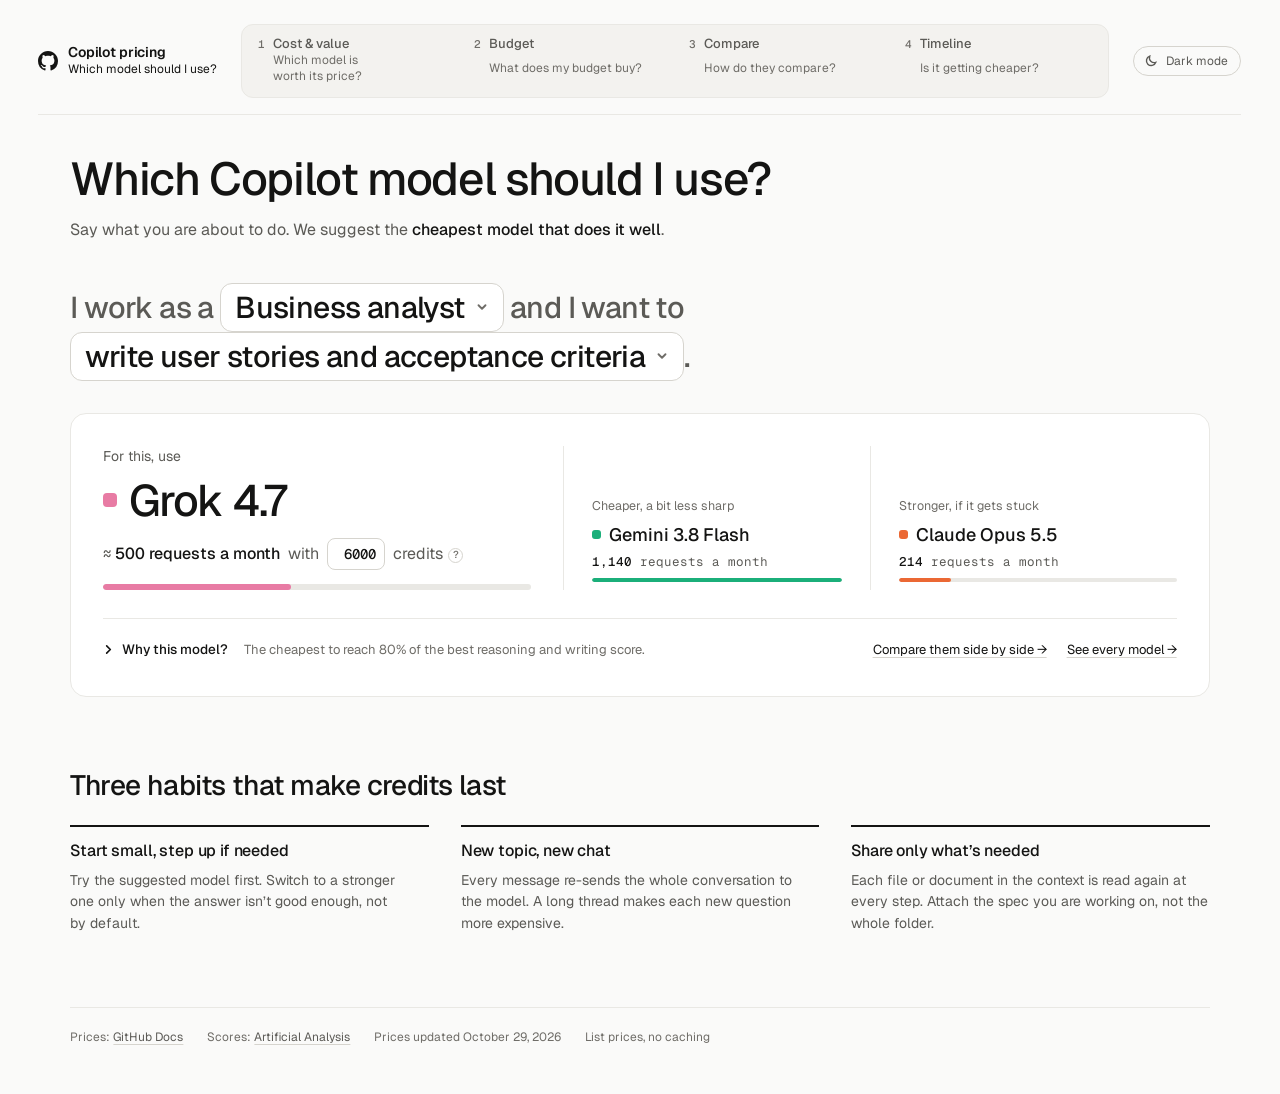
<file: index.html>
<!doctype html>
<html lang="en">
<head>
<meta charset="utf-8">
<meta name="viewport" content="width=device-width, initial-scale=1, viewport-fit=cover">
<title>Which Copilot model should I use?</title>
<meta name="description" content="Pick what you are about to do and get a GitHub Copilot model that does it well without burning through your monthly AI credits.">
<link rel="icon" href="data:image/svg+xml,%3Csvg xmlns=%22http://www.w3.org/2000/svg%22 viewBox=%220 0 16 16%22%3E%3Crect x=%221%22 y=%229%22 width=%223%22 height=%226%22 rx=%221%22 fill=%22%232a78d6%22/%3E%3Crect x=%226.5%22 y=%225%22 width=%223%22 height=%2210%22 rx=%221%22 fill=%22%23eb6834%22/%3E%3Crect x=%2212%22 y=%221%22 width=%223%22 height=%2214%22 rx=%221%22 fill=%22%231baf7a%22/%3E%3C/svg%3E">
<link rel="preconnect" href="https://fonts.googleapis.com">
<link rel="preconnect" href="https://fonts.gstatic.com" crossorigin>
<link rel="stylesheet" href="https://fonts.googleapis.com/css2?family=Geist:wght@400;500;600&family=Geist+Mono:wght@400;500&display=swap">

<script>
  try { const t = localStorage.getItem('copilot-pricing-theme'); if (t === 'dark' || t === 'light') document.documentElement.dataset.theme = t; } catch {}
</script>
<style>
/* Start page: the simple view for people who don't follow LLM news.
   Same design language as cost.html (tokens, nav, theme), fewer controls:
   one sentence to fill in (role, task), the answer as a three-step ladder, three habits below.
   The full menu of models lives on the detail pages. Color is reserved for providers. */
:root {
  --bg: #fafaf9;
  --surface: #ffffff;
  --ink: #141413;
  --ink-2: #5b5a56;
  --ink-3: #6f6d68;
  --rule: #e9e8e4;
  --rule-strong: #d6d4ce;
  --hover: #f3f2ef;

  --s-openai: #2a78d6;
  --s-anthropic: #eb6834;
  --s-google: #1baf7a;
  --s-microsoft: #eda100;
  --s-xai: #e87ba4;
  --s-moonshot: #008300;
  --s-other: #8f8d87;

  --font-sans: "Geist", ui-sans-serif, system-ui, -apple-system, "Segoe UI", sans-serif;
  --font-mono: "Geist Mono", ui-monospace, "SF Mono", Menlo, monospace;
  --ease-out: cubic-bezier(.16, 1, .3, 1);
  color-scheme: light;
}
@media (prefers-color-scheme: dark) {
  :root:not([data-theme="light"]) {
    --bg: #151514; --surface: #1c1c1b; --ink: #f4f3ef; --ink-2: #b9b7b0; --ink-3: #85837d;
    --rule: #2a2a28; --rule-strong: #3a3a37; --hover: #222221;
    --s-openai: #3987e5; --s-anthropic: #d95926; --s-google: #199e70;
    --s-microsoft: #c98500; --s-xai: #d55181; --s-moonshot: #008300; --s-other: #85837d;
    color-scheme: dark;
  }
}
:root[data-theme="dark"] {
  --bg: #151514; --surface: #1c1c1b; --ink: #f4f3ef; --ink-2: #b9b7b0; --ink-3: #85837d;
  --rule: #2a2a28; --rule-strong: #3a3a37; --hover: #222221;
  --s-openai: #3987e5; --s-anthropic: #d95926; --s-google: #199e70;
  --s-microsoft: #c98500; --s-xai: #d55181; --s-moonshot: #008300; --s-other: #85837d;
  color-scheme: dark;
}

* { box-sizing: border-box; }
[hidden] { display: none !important; }
html { -webkit-text-size-adjust: 100%; }
body {
  margin: 0;
  background: var(--bg);
  color: var(--ink);
  font: 400 14px/1.5 var(--font-sans);
  -webkit-font-smoothing: antialiased;
}
.app {
  max-width: 76rem;
  margin: 0 auto;
  padding-inline: clamp(16px, 3vw, 40px);
  padding-block: 24px 48px;
}

/* Header: nav and theme button in site.css. This page's column is narrower (76rem) than the
   others' (110rem): the header breaks out to their width so the nav looks the same on every page. */
.app > .masthead {
  --page: calc(min(110rem, 100vw) - 2 * clamp(16px, 3vw, 40px));
  width: var(--page);
  margin-inline: calc((100% - var(--page)) / 2);
}

/* Intro */
.intro { padding-top: 40px; max-width: 46rem; }
h1 {
  font-weight: 500;
  font-size: clamp(30px, 4.6vw, 46px);
  line-height: 1.06;
  letter-spacing: -0.03em;
  margin: 0 0 14px;
  text-wrap: balance;
}
.lede { color: var(--ink-2); font-size: 16px; line-height: 1.55; max-width: 60ch; margin: 0; text-wrap: pretty; }
.lede b { color: var(--ink); font-weight: 500; }

/* The question as a sentence to fill in: two native selects dressed as inline chips.
   The select covers its chip, invisible, so the chip sizes to its text and the browser's own picker opens. */
.ask {
  margin: 40px 0 0;
  font: 500 clamp(20px, 2.8vw, 30px)/1.5 var(--font-sans); letter-spacing: -0.02em;
  color: var(--ink-2); text-wrap: balance;
}
.chip {
  position: relative;
  display: inline-flex; align-items: center; gap: 10px; max-width: 100%;
  padding: 4px 14px; line-height: 1.3; /* a task that wraps (phones) still reads as one chip */
  border: 1px solid var(--rule-strong); border-radius: 12px;
  background: var(--surface); color: var(--ink);
  transition: border-color .15s;
}
.chip:hover { border-color: var(--ink-3); }
.chip:has(select:focus-visible) { outline: 2px solid var(--ink); outline-offset: 2px; }
.chip svg { flex: none; width: 14px; height: 14px; fill: none; stroke: var(--ink-3); stroke-width: 1.6; stroke-linecap: round; stroke-linejoin: round; }
.chip select {
  position: absolute; inset: 0; width: 100%; height: 100%;
  opacity: 0; cursor: pointer; font: 400 16px/1 var(--font-sans);
}

/* The answer: a three-step ladder, the pick wide on the left, a cheaper and a stronger option beside it.
   Each bar is requests a month, relative to the most of the three; the bars sit on one baseline. */
.answer {
  margin-top: 32px;
  background: var(--surface);
  border: 1px solid var(--rule);
  border-radius: 16px;
  padding: clamp(20px, 3vw, 32px);
}
.ladder { display: grid; grid-template-columns: minmax(0, 1.5fr) minmax(0, 1fr) minmax(0, 1fr); }
.rung {
  display: flex; flex-direction: column; justify-content: flex-end; gap: 8px;
  min-width: 0; padding: 8px 28px;
  border-left: 1px solid var(--rule);
}
.rung:last-child { padding-right: 0; }
.rung.pick { justify-content: flex-start; gap: 10px; padding: 0 32px 0 0; border-left: 0; }
.bar { display: block; height: 4px; border-radius: 2px; background: var(--rule); overflow: hidden; }
.bar > span { display: block; height: 100%; width: var(--w, 0%); background: var(--c, var(--s-other)); border-radius: inherit; transition: width .4s var(--ease-out); }
.pick .bar { height: 6px; border-radius: 3px; margin-top: 4px; }

.a-lead { margin: 0; font-size: 14px; color: var(--ink-2); }
.a-model {
  display: flex; align-items: center; gap: 12px;
  margin: 10px 0 0;
  font-weight: 500; font-size: clamp(30px, 4vw, 44px); line-height: 1.08; letter-spacing: -0.03em;
  text-wrap: balance;
}
.a-model .sw { flex: none; width: 14px; height: 14px; border-radius: 4px; background: var(--c, var(--s-other)); }
.promo {
  display: inline-flex; align-items: center; gap: 8px; margin: 12px 0 0;
  font-size: 12.5px; color: var(--ink-2);
  padding: 5px 10px; border-radius: 999px; background: var(--hover);
}
.promo svg { width: 13px; height: 13px; fill: none; stroke: currentColor; stroke-width: 1.6; stroke-linecap: round; stroke-linejoin: round; }
.a-month {
  margin: 4px 0 0;
  display: flex; flex-wrap: wrap; align-items: center; gap: 6px 8px;
  font-size: 16px; line-height: 1.4; color: var(--ink-2);
}
.a-month b { color: var(--ink); font-weight: 500; font-variant-numeric: tabular-nums; white-space: nowrap; }
.a-month label { color: var(--ink-2); }
.a-budget { display: inline-flex; align-items: center; gap: 8px; white-space: nowrap; }
.num {
  display: inline-flex; align-items: center;
  border: 1px solid var(--rule-strong); border-radius: 8px; background: var(--surface);
  transition: border-color .15s;
}
.num:hover { border-color: var(--ink-3); }
.num:focus-within { border-color: var(--ink-2); }
.num input {
  appearance: textfield; -moz-appearance: textfield;
  width: 7ch; border: 0; background: transparent; color: var(--ink);
  font: 500 14px/1 var(--font-mono); padding: 6px 8px; text-align: right;
}
.num input::-webkit-outer-spin-button, .num input::-webkit-inner-spin-button { -webkit-appearance: none; margin: 0; }
.num input:focus { outline: none; }
.a-month .reset { font-size: 13px; }

/* Cheaper and stronger rungs */
.o-role { font-size: 12.5px; color: var(--ink-3); }
.o-name { display: flex; align-items: center; gap: 8px; min-width: 0; font-size: 18px; font-weight: 500; line-height: 1.25; }
.o-name .sw { flex: none; width: 9px; height: 9px; border-radius: 3px; background: var(--c, var(--s-other)); }
.o-n { font: 400 12.5px/1.3 var(--font-mono); color: var(--ink-2); font-variant-numeric: tabular-nums; }
.o-n b { color: var(--ink); font-weight: 500; }
.o-none { font-size: 14px; color: var(--ink-3); }

/* Why this model (folded) */
/* The answer's footer: the reason in one line, unfolded on demand, and where to go next. */
.a-foot {
  margin-top: 28px; padding-top: 16px; border-top: 1px solid var(--rule);
  display: flex; flex-wrap: wrap; align-items: baseline; gap: 8px 24px;
  font-size: 13px;
}
details.why { flex: 1 1 28rem; min-width: 0; }
details.why summary {
  display: flex; flex-wrap: wrap; align-items: baseline; column-gap: 8px; cursor: pointer; list-style: none;
  font-size: 13.5px; font-weight: 500; color: var(--ink); padding: 4px 0;
}
details.why summary::-webkit-details-marker { display: none; }
details.why summary svg { align-self: center; overflow: visible; width: 11px; height: 11px; fill: none; stroke: currentColor; stroke-width: 1.8; stroke-linecap: round; stroke-linejoin: round; transition: transform .2s var(--ease-out); }
details.why[open] summary svg { transform: rotate(90deg); }
.why-short { margin-left: 8px; font-size: 13px; font-weight: 400; color: var(--ink-3); }
.why-sub { margin: 14px 0 0 19px; font-size: 13.5px; font-weight: 500; }
.why-body .calc { margin-left: 19px; }
.a-links { display: flex; flex-wrap: wrap; gap: 6px 20px; }
.a-links a { white-space: nowrap; }
.why-list { margin: 8px 0 0; padding: 0 0 0 19px; display: grid; gap: 6px; font-size: 13.5px; line-height: 1.5; color: var(--ink-2); max-width: 62ch; }
.why-list b { color: var(--ink); font-weight: 500; }
.why-list a, .a-links a { color: var(--ink); text-underline-offset: 3px; text-decoration-color: var(--rule-strong); }
.why-list a:hover, .a-links a:hover { text-decoration-color: currentColor; }
.calc { margin: 8px 0 0; padding: 12px 14px; border: 1px solid var(--rule); border-radius: 8px; max-width: 62ch; }
.calc-steps { margin: 0; padding: 0; list-style: none; display: grid; gap: 6px; }
.calc-steps li { display: grid; grid-template-columns: 7.5em 1fr; gap: 2px 12px; align-items: baseline; }
.calc-k { font: 500 11px/1.5 var(--font-mono); letter-spacing: .08em; text-transform: uppercase; color: var(--ink-3); }
.calc-v { font: 500 12.5px/1.5 var(--font-mono); font-variant-numeric: tabular-nums; color: var(--ink); overflow-wrap: anywhere; }
.calc-note { margin: 10px 0 0; font-size: 12.5px; line-height: 1.5; color: var(--ink-2); }
.calc-note a { color: var(--ink); text-underline-offset: 3px; text-decoration-color: var(--rule-strong); }
@media (max-width: 520px) { .calc-steps li { grid-template-columns: 1fr; } }

/* Habits */
section.habits { margin-top: 72px; }
.habits h2 {
  font-weight: 500; font-size: clamp(22px, 2.6vw, 28px); line-height: 1.15; letter-spacing: -0.02em;
  margin: 0; text-wrap: balance;
}
.h-list { list-style: none; margin: 24px 0 0; padding: 0; display: grid; grid-template-columns: repeat(3, minmax(0, 1fr)); gap: 32px; }
.h-list li { border-top: 2px solid var(--ink); padding-top: 14px; }
.h-list b { display: block; font-size: 16px; font-weight: 500; letter-spacing: -0.01em; line-height: 1.3; }
.h-list p { margin: 8px 0 0; color: var(--ink-2); font-size: 14px; line-height: 1.55; text-wrap: pretty; }

.link-btn {
  appearance: none; border: 0; background: none; padding: 4px 2px;
  font: 400 13px/1 var(--font-sans); color: var(--ink-2);
  text-decoration: underline; text-decoration-color: var(--rule-strong);
  text-underline-offset: 3px; cursor: pointer;
}
.link-btn:hover { color: var(--ink); }
.gl-t { white-space: nowrap; }

/* Footer */
footer {
  margin-top: 72px; padding-top: 20px; border-top: 1px solid var(--rule);
  color: var(--ink-3); font-size: 12px;
  display: flex; flex-wrap: wrap; gap: 6px 24px;
}
footer a { color: var(--ink-2); text-underline-offset: 3px; text-decoration-color: var(--rule-strong); }
.empty { color: var(--ink-2); padding: 24px 0; margin: 0; }

button:focus-visible, summary:focus-visible, a:focus-visible, .num:has(input:focus-visible) {
  outline: 2px solid var(--ink);
  outline-offset: 2px;
}

@media (max-width: 960px) {
  .ladder { grid-template-columns: minmax(0, 1fr) minmax(0, 1fr); }
  .rung.pick { grid-column: 1 / -1; padding: 0 0 20px; }
  .rung:not(.pick) { justify-content: flex-start; padding: 16px 16px 0 0; border-left: 0; border-top: 1px solid var(--rule); }
  .rung:last-child { padding: 16px 0 0 16px; border-left: 1px solid var(--rule); }
  .h-list { grid-template-columns: minmax(0, 1fr); gap: 24px; }
}
@media (max-width: 520px) {
  .intro { padding-top: 28px; }
  .ask { margin-top: 28px; }
  .ask-end { display: none; } /* the task chip fills the line there: the full stop would sit alone */
  .ladder { grid-template-columns: minmax(0, 1fr); }
  .rung:last-child { padding: 16px 0 0; border-left: 0; }
}
@media (prefers-reduced-motion: reduce) {
  *, *::before, *::after { transition: none !important; }
}
</style>
<link rel="stylesheet" href="site.css">
</head>
<body>
<!--
THESIS: the answer before the vocabulary. Name the task, get one model and what a month of it costs; refuses the price-chart-first dashboard.
OWN-WORLD: the site's own Geist on warm neutrals, provider swatches, round-capped bars; a bordered answer panel is the only raised surface.
STORY: a business analyst learns which model fits the task, how many agent requests their 6,000 credits buy with it, and that pricier is rarely needed; they leave with a model name.
FIRST VIEWPORT: question as H1, one-line lede; a sentence to fill in ("I work as a [role] and I want to [task]."); the answer panel as a three-step ladder: model name at display size with requests a month (budget editable in that sentence), a cheaper and a stronger option beside it, bars on one baseline; the reasoning folded in one line; then three habits that save credits. Everything else lives on the detail pages.
FORM: established-world surface, fill-in sentence + answer ladder (Claude Design variant 0a) (structure chosen in-thread; seed script returned no output).
FINISH: unreviewed and undocumented is unfinished; this build ends with the finish review, the verdict, and DESIGN.md
-->
<div class="app">
  <div class="masthead">
    <nav class="site-nav" aria-label="Pages">
      <a class="brand" href="./" aria-current="page"><svg viewBox="0 0 16 16" aria-hidden="true"><path d="M8 0c4.42 0 8 3.58 8 8a8.01 8.01 0 0 1-5.45 7.59c-.4.08-.55-.17-.55-.38 0-.27.01-1.13.01-2.2 0-.75-.25-1.23-.54-1.48 1.78-.2 3.65-.88 3.65-3.95 0-.88-.31-1.59-.82-2.15.08-.2.36-1.02-.08-2.12 0 0-.67-.22-2.2.82-.64-.18-1.32-.27-2-.27-.68 0-1.36.09-2 .27-1.53-1.03-2.2-.82-2.2-.82-.44 1.1-.16 1.92-.08 2.12-.51.56-.82 1.28-.82 2.15 0 3.06 1.86 3.75 3.64 3.95-.23.2-.44.55-.51 1.07-.46.21-1.61.55-2.33-.66-.15-.24-.6-.83-1.23-.82-.67.01-.27.38.01.53.34.19.73.9.82 1.13.16.45.68 1.31 2.69.94 0 .67.01 1.3.01 1.49 0 .21-.15.45-.55.38A7.995 7.995 0 0 1 0 8c0-4.42 3.58-8 8-8Z"/></svg><span class="b-t"><span class="b-name">Copilot pricing</span><span class="q">Which model should I use?</span></span></a>
      <button type="button" class="steps-btn" aria-expanded="false" aria-controls="steps">Explore the data<svg viewBox="0 0 12 12" aria-hidden="true"><path d="M3 4.5 6 7.5 9 4.5"/></svg></button>
      <ol class="steps" id="steps">
        <li><a href="cost.html"><span class="n">1</span><span class="t">Cost &amp; value</span><span class="q">Which model is worth its price?</span></a></li>
        <li><a href="tokens.html"><span class="n">2</span><span class="t">Budget</span><span class="q">What does my budget buy?</span></a></li>
        <li><a href="compare.html"><span class="n">3</span><span class="t">Compare</span><span class="q">How do they compare?</span></a></li>
        <li><a href="timeline.html"><span class="n">4</span><span class="t">Timeline</span><span class="q">Is it getting cheaper?</span></a></li>
      </ol>
    </nav>
    <button type="button" class="theme-btn" id="theme-toggle" aria-pressed="false">
      <svg class="moon" viewBox="0 0 16 16" aria-hidden="true"><path d="M13.5 9.5A5.5 5.5 0 0 1 6.5 2.5a5.5 5.5 0 1 0 7 7Z"/></svg>
      <svg class="sun" viewBox="0 0 16 16" aria-hidden="true"><circle cx="8" cy="8" r="3"/><path d="M8 1.5v1.5M8 13v1.5M1.5 8H3M13 8h1.5M3.4 3.4l1 1M11.6 11.6l1 1M3.4 12.6l1-1M11.6 4.4l1-1"/></svg>
      <span id="theme-label">Dark mode</span>
    </button>
  </div>

  <header class="intro">
    <h1>Which Copilot model should I use?</h1>
    <p class="lede">Say what you are about to do. We suggest the <b>cheapest model that does it well</b>.</p>
  </header>

  <main>
    <p class="ask">I work as a
      <span class="chip"><span id="role-t"></span><svg viewBox="0 0 12 12" aria-hidden="true"><path d="M3 4.5 6 7.5 9 4.5"/></svg><select id="role" aria-label="Your role"></select></span>
      and I want to
      <span class="chip"><span id="task-t"></span><svg viewBox="0 0 12 12" aria-hidden="true"><path d="M3 4.5 6 7.5 9 4.5"/></svg><select id="task" aria-label="What you are about to do"></select></span><span class="ask-end">.</span>
    </p>

    <section class="answer" aria-labelledby="a-model">
      <div class="ladder">
        <div class="rung pick">
          <div id="answer" aria-live="polite"><p class="empty">Loading prices…</p></div>
          <p class="a-month" id="a-month" hidden>
            <span id="a-req"></span>
            <span class="a-budget">
              <label for="credits">with</label>
              <span class="num"><input id="credits" type="number" inputmode="numeric" min="0" max="1000000" step="500" value="6000"></span>
              <span class="gl-t">credits<button class="gl" data-gl="credit"></button></span>
            </span>
            <button type="button" class="link-btn reset" id="credits-reset" hidden>Back to 6,000</button>
          </p>
          <span class="bar" id="a-bar" aria-hidden="true" hidden><span></span></span>
        </div>
        <div class="rung" id="r-cheaper" hidden></div>
        <div class="rung" id="r-stronger" hidden></div>
      </div>
      <div class="a-foot" id="a-foot" hidden>
        <details class="why">
          <summary><svg viewBox="0 0 12 12" aria-hidden="true"><path d="M4 2l4 4-4 4"/></svg>Why this model?<span class="why-short" id="why-short"></span></summary>
          <div class="why-body" id="why-body"></div>
        </details>
        <span class="a-links"><a id="a-compare" href="compare.html">Compare them side by side →</a><a href="tokens.html">See every model →</a></span>
      </div>
    </section>

    <section class="habits" aria-labelledby="habits-title">
      <h2 id="habits-title">Three habits that make credits last</h2>
      <ul class="h-list">
        <li><b>Start small, step up if needed</b><p>Try the suggested model first. Switch to a stronger one only when the answer isn’t good enough, not by default.</p></li>
        <li><b>New topic, new chat</b><p>Every message re-sends the whole conversation to the model. A long thread makes each new question more expensive.</p></li>
        <li><b>Share only what’s needed</b><p>Each file or document in the context is read again at every step. Attach the spec you are working on, not the whole folder.</p></li>
      </ul>
    </section>

    <footer>
      <span>Prices: <a href="https://docs.github.com/en/copilot/reference/copilot-billing/models-and-pricing" target="_blank" rel="noopener">GitHub Docs</a></span>
      <span>Scores: <a href="https://artificialanalysis.ai/" target="_blank" rel="noopener">Artificial Analysis</a></span>
      <span id="updated"></span>
      <span>List prices, no caching</span>
    </footer>
  </main>
</div>

<script src="shared.js"></script>
<script>
// Data: data/models.csv (prices, USD per 1M tokens) and data/scores.csv (Artificial Analysis).
// Every suggestion is computed here from those files; no model name is hard-coded.
const NUMERIC = ['input', 'cachedInput', 'cacheWrite', 'output', 'coding', 'intelligence'];

function parseCSV(text) {
  const out = [];
  let row = [], field = '', q = false;
  for (let i = 0; i < text.length; i++) {
    const ch = text[i];
    if (q) {
      if (ch === '"' && text[i + 1] === '"') { field += '"'; i++; }
      else if (ch === '"') q = false;
      else field += ch;
    } else if (ch === '"') q = true;
    else if (ch === ',') { row.push(field); field = ''; }
    else if (ch === '\n') { row.push(field.replace(/\r$/, '')); out.push(row); row = []; field = ''; }
    else field += ch;
  }
  if (field || row.length) { row.push(field); out.push(row); }
  const [head, ...data] = out;
  return data.filter(r => r.length > 1).map(r => {
    const m = {};
    head.forEach((h, i) => {
      const v = r[i] ?? '';
      m[h] = v === '' ? null : NUMERIC.includes(h) ? Number(v) : v;
    });
    return m;
  });
}

const getText = url => fetch(url, { cache: 'no-cache' }).then(r => { if (!r.ok) throw new Error(url + ' ' + r.status); return r.text(); });
const getJSON = url => fetch(url, { cache: 'no-cache' }).then(r => (r.ok ? r.json() : {})).catch(() => ({}));
Promise.all([
  getText('data/models.csv'),
  getText('data/scores.csv').catch(() => ''),
  getJSON('data/meta.json'),
]).then(([csv, scores, meta]) => init(parseCSV(csv), scores ? parseCSV(scores) : [], meta), err => {
  console.error(err);
  const p = document.createElement('p');
  p.className = 'empty';
  p.textContent = 'Couldn’t load the price list. Serve the site over HTTP (python3 -m http.server).';
  document.getElementById('answer').replaceChildren(p);
});

// What people ask Copilot to do, by role, from light to heavy. Names complete "I want to …". `index` is the benchmark that fits
// the task best; `level` is the share of the top Copilot score a model needs to be suggested.
const ROLES = [
  { id: 'ba', name: 'Business analyst', first: 'stories', tasks: [
    { id: 'rewrite', name: 'rewrite, summarize or translate', ex: 'Polish an email, sum up meeting notes, translate a spec.', index: 'intelligence', level: .6 },
    { id: 'stories', name: 'write user stories and acceptance criteria', ex: 'Turn a need into stories, Gherkin scenarios or test cases.', index: 'intelligence', level: .8 },
    { id: 'analyze', name: 'analyze specs and documents', ex: 'Spot gaps and contradictions, compare versions, assess the impact of a change.', index: 'intelligence', level: .9 },
    { id: 'code-qa', name: 'ask questions about the code', ex: 'Find where a business rule lives, explain what a screen or function does.', index: 'coding', level: .85 },
    { id: 'sql', name: 'write SQL, scripts or small fixes', ex: 'Query data, automate a spreadsheet chore, fix a label in the app.', index: 'coding', level: .92 },
    { id: 'hard', name: 'crack a problem other models got wrong', ex: 'A tricky analysis or bug where a lighter model kept missing the point.', index: 'intelligence', level: .98 },
  ] },
  { id: 'dev', name: 'Developer', first: 'feature', tasks: [
    { id: 'explain', name: 'explain code, write docs or commit messages', ex: 'Walk through an unfamiliar module, write a docstring, a README section or a commit message.', index: 'coding', level: .75 },
    { id: 'tests', name: 'write tests', ex: 'Cover a function and its edge cases, fix a broken assertion, add a regression test.', index: 'coding', level: .85 },
    { id: 'review', name: 'review a change or refactor', ex: 'Spot bugs in a pull request; rename, extract or simplify without changing behavior.', index: 'coding', level: .9 },
    { id: 'debug', name: 'debug a failure', ex: 'Read a stack trace or a failing CI run, find the root cause, propose the fix.', index: 'coding', level: .92 },
    { id: 'feature', name: 'build a feature across several files', ex: 'Agent mode reads the codebase, edits several files, runs the build and the tests.', index: 'coding', level: .95 },
    { id: 'dev-hard', name: 'plan architecture or fix a stubborn bug', ex: 'Plan a migration, untangle concurrency, crack a fix lighter models kept missing.', index: 'coding', level: .98 },
  ] },
];
const TASKS = ROLES.flatMap(r => r.tasks.map(t => ({ ...t, role: r.id })));
const INDEX_LABEL = { intelligence: 'reasoning and writing', coding: 'coding' };
const DEFAULT_CREDITS = 6000;
const STORE = 'copilot-start';

function init(ROWS, SCORES, meta) {
  const $ = id => document.getElementById(id);
  const { REQUEST_TOKENS, CREDIT_USD } = CopilotShared;
  const shared = CopilotShared.read();
  const inPct = Number.isFinite(shared.inPct) ? shared.inPct : 90;
  const r = inPct / 100;

  const COLORS = { OpenAI: '--s-openai', Anthropic: '--s-anthropic', Google: '--s-google', Microsoft: '--s-microsoft', xAI: '--s-xai', 'Moonshot AI': '--s-moonshot' };
  const colorOf = p => `var(${COLORS[p] || '--s-other'})`;
  const scoreOf = new Map(SCORES.map(s => [s.model, s]));
  const num = v => (Number.isFinite(v) ? v : null);

  // One entry per model, default tier: credits per agent request at the reader's mix.
  const MODELS = ROWS.filter(m => m.tier === 'default' && m.input != null && m.output != null).map(m => {
    const s = scoreOf.get(m.model) || {};
    const blendedUSD = r * m.input + (1 - r) * m.output;
    const promo = /promotion/i.test(m.note || '') ? (m.note.match(/through ([A-Z][a-z]+ \d{1,2}, \d{4})/) || [])[1] || '' : null;
    return {
      name: m.model, provider: m.provider, promo,
      input: m.input, output: m.output, blendedUSD,
      perRequest: blendedUSD * REQUEST_TOKENS / 1e6 / CREDIT_USD,
      coding: num(s.coding), intelligence: num(s.intelligence),
    };
  });
  // Older versions: a model is superseded when the same provider ships the same line
  // (its name without the version number or a parenthesised variant) in a higher version,
  // e.g. Claude Sonnet 4.6 → Claude Sonnet 5.5, GPT-5.6 Luna → GPT-6 Luna.
  const versionOf = n => { const v = n.match(/\d+(?:\.\d+)?/); return v ? parseFloat(v[0]) : null; };
  const lineOf = n => n.replace(/\s*\(.*\)\s*/g, ' ').replace(/\d+(?:\.\d+)?/, '#').trim();
  MODELS.forEach(m => {
    const v = versionOf(m.name);
    const newer = v == null ? [] : MODELS.filter(o => o.provider === m.provider && !/\(/.test(o.name)
      && lineOf(o.name) === lineOf(m.name) && versionOf(o.name) > v);
    m.newer = newer.sort((a, b) => versionOf(b.name) - versionOf(a.name))[0] || null;
  });
  const CURRENT = MODELS.filter(m => !m.newer);
  const TOP = {
    coding: Math.max(...CURRENT.map(m => m.coding ?? -Infinity)),
    intelligence: Math.max(...CURRENT.map(m => m.intelligence ?? -Infinity)),
  };

  // Suggestion for a task: the cheapest model that reaches the level (ties: the higher score).
  // Cheaper: the best scorer below that price that still reaches level − 15 points.
  // Stronger: the best scorer above the pick (ties: the cheaper one).
  function suggest(task) {
    const k = task.index, top = TOP[k];
    const pool = CURRENT.filter(m => m[k] != null);
    const byCost = (a, b) => a.perRequest - b.perRequest || b[k] - a[k];
    const byScore = (a, b) => b[k] - a[k] || a.perRequest - b.perRequest;
    const pick = pool.filter(m => m[k] >= task.level * top).sort(byCost)[0];
    if (!pick) return null;
    const cheaper = pool.filter(m => m.perRequest < pick.perRequest && m[k] >= (task.level - .15) * top).sort(byScore)[0] || null;
    const stronger = pool.filter(m => m[k] > pick[k]).sort(byScore)[0] || null;
    return { pick, cheaper, stronger, k, top };
  }

  // Saved state, then the URL (?task=sql&credits=8000) on top.
  let saved = {};
  try { saved = JSON.parse(localStorage.getItem(STORE) || '{}') || {}; } catch {}
  const q = new URLSearchParams(location.search);
  const state = {
    task: TASKS.some(t => t.id === q.get('task')) ? q.get('task') : TASKS.some(t => t.id === saved.task) ? saved.task : 'stories',
    credits: Number.isFinite(+q.get('credits')) && q.get('credits') !== null ? +q.get('credits') : Number.isFinite(saved.credits) ? saved.credits : DEFAULT_CREDITS,
  };
  state.credits = Math.min(Math.max(Math.round(state.credits) || 0, 0), 1e6);
  // Last task per role, so switching back and forth keeps each choice.
  const roleOf = id => TASKS.find(t => t.id === id).role;
  state.lastTask = Object.fromEntries(ROLES.map(r => [r.id, r.tasks.some(t => t.id === saved.lastTask?.[r.id]) ? saved.lastTask[r.id] : r.first]));
  state.lastTask[roleOf(state.task)] = state.task;
  function save() {
    try { localStorage.setItem(STORE, JSON.stringify(state)); } catch {}
    const p = new URLSearchParams(location.search);
    p.delete('task'); p.delete('credits');
    if (state.task !== 'stories') p.set('task', state.task);
    if (state.credits !== DEFAULT_CREDITS) p.set('credits', state.credits);
    const s = p.toString();
    try { history.replaceState(null, '', s ? '?' + s : location.pathname); } catch {}
  }

  // Formats
  const fmtInt = n => Math.round(n).toLocaleString('en-US');
  // Requests a month, rounded so they don't read as exact: 3 significant digits above 1,000.
  const fmtReq = n => (n >= 1000 ? fmtInt(Math.round(n / 10) * 10) : fmtInt(n));
  const monthOf = m => (m.perRequest > 0 ? state.credits / m.perRequest : 0);
  const pct = (m, k) => Math.round(m[k] / TOP[k] * 100);
  const el = (tag, cls, text) => { const e = document.createElement(tag); if (cls) e.className = cls; if (text != null) e.textContent = text; return e; };
  const swatch = m => { const s = el('span', 'sw'); s.style.setProperty('--c', colorOf(m.provider)); s.setAttribute('aria-hidden', 'true'); return s; };

  // The sentence: role and task as native selects; each chip shows its selected option.
  const roleSel = $('role'), taskSel = $('task');
  function renderSentence() {
    const role = ROLES.find(r => r.id === roleOf(state.task));
    const task = role.tasks.find(t => t.id === state.task);
    roleSel.value = role.id;
    taskSel.replaceChildren(...role.tasks.map(t => { const o = el('option', null, t.name); o.value = t.id; return o; }));
    taskSel.value = task.id;
    $('role-t').textContent = role.name;
    $('task-t').textContent = task.name;
  }
  function pickTask(id) {
    state.task = id; state.lastTask[roleOf(id)] = id;
    save(); renderSentence(); renderAnswer();
  }
  roleSel.replaceChildren(...ROLES.map(r => { const o = el('option', null, r.name); o.value = r.id; return o; }));
  roleSel.addEventListener('change', () => pickTask(state.lastTask[roleSel.value]));
  taskSel.addEventListener('change', () => pickTask(taskSel.value));
  renderSentence();

  // The answer: the model, what the budget buys with it (the budget input sits in that
  // sentence and is never re-rendered), a cheaper and a stronger rung, the reasoning folded.
  const setBar = (bar, m, max) => {
    const fill = bar.firstElementChild;
    fill.style.setProperty('--c', colorOf(m.provider));
    fill.style.setProperty('--w', (max > 0 ? monthOf(m) / max * 100 : 0) + '%');
  };
  function rung(box, m, role, none, max) {
    box.hidden = false;
    if (!m) { box.replaceChildren(el('span', 'o-role', role), el('span', 'o-none', none)); return; }
    const nm = el('span', 'o-name');
    nm.append(swatch(m), el('span', null, m.name));
    const nn = el('span', 'o-n');
    nn.append(el('b', null, fmtReq(monthOf(m))), ' requests a month');
    const bar = el('span', 'bar');
    bar.setAttribute('aria-hidden', 'true');
    bar.append(el('span'));
    setBar(bar, m, max);
    box.replaceChildren(el('span', 'o-role', role), nm, nn, bar);
  }
  function renderAnswer() {
    const task = TASKS.find(t => t.id === state.task);
    const s = suggest(task);
    const box = $('answer');
    $('a-month').hidden = $('a-bar').hidden = $('a-foot').hidden = $('r-cheaper').hidden = $('r-stronger').hidden = !s;
    if (!s) { box.replaceChildren(el('p', 'empty', 'No scored model for this task yet.')); return; }
    const { pick, cheaper, stronger, k } = s;

    const name = el('h2', 'a-model');
    name.id = 'a-model';
    name.append(swatch(pick), el('span', null, pick.name));
    const top = [el('p', 'a-lead', 'For this, use'), name];
    if (pick.promo != null) {
      const p = el('p', 'promo');
      p.innerHTML = '<svg viewBox="0 0 14 14" aria-hidden="true"><circle cx="7" cy="7" r="5.5"/><path d="M7 4v3.2l2 1.3"/></svg>';
      p.append(pick.promo ? `Promotional price until ${pick.promo}` : 'Promotional price, may go up');
      top.push(p);
    }
    box.replaceChildren(...top);
    $('a-req').replaceChildren('≈ ', el('b', null, fmtReq(monthOf(pick)) + ' requests a month'));

    const max = Math.max(...[pick, cheaper, stronger].filter(Boolean).map(monthOf));
    setBar($('a-bar'), pick, max);
    rung($('r-cheaper'), cheaper, !cheaper ? 'Cheaper' : pct(cheaper, k) >= pct(pick, k) - 3 ? 'Cheaper, about as good' : 'Cheaper, a bit less sharp', 'Nothing cheaper does it well enough', max);
    rung($('r-stronger'), stronger, stronger ? 'Stronger, if it gets stuck' : 'Stronger', 'Already the strongest', max);

    // Why this model: quality, cost, the rule applied and how requests are counted, in plain words.
    $('why-short').textContent = pick[k] === TOP[k]
      ? `The best at ${INDEX_LABEL[k]}, and the cheapest of the best.`
      : `The cheapest to reach ${Math.round(task.level * 100)}% of the best ${INDEX_LABEL[k]} score.`;
    const ul = el('ul', 'why-list');
    const li = (...xs) => { const l = el('li'); l.append(...xs); ul.append(l); };
    const below = CURRENT.filter(m => m[k] != null && m.perRequest < pick.perRequest).sort((a, b) => b[k] - a[k])[0];
    li('This task needs at least ', el('b', null, Math.round(task.level * 100) + '%'), ` of the best Copilot score at ${INDEX_LABEL[k]}. `,
      el('b', null, pick.name), pick[k] === TOP[k] ? ' is the best and the cheapest that clears it.' : ` reaches ${pct(pick, k)}% and is the cheapest that clears it.`,
      below ? ` The best cheaper one, ${below.name}, reaches ${pct(below, k)}%.` : '');
    const best = CURRENT.filter(m => m[k] === TOP[k]).sort((a, b) => a.perRequest - b.perRequest)[0];
    const ratio = best.perRequest / pick.perRequest;
    const req = el('span', 'gl-t', 'agent request');
    const g = el('button', 'gl'); g.type = 'button'; g.dataset.gl = 'request';
    req.append(g);
    if (window.glossaryBind) glossaryBind(g);
    li('It costs ', el('b', null, CopilotShared.credits(pick.perRequest * CREDIT_USD) + ' credits'), ' per ', req,
      ratio >= 1.5 ? `, ${ratio >= 10 ? fmtInt(ratio) : ratio.toFixed(1).replace(/\.0$/, '')}× less than the best model.` : '.');
    const val = el('a', null, 'Every model’s price against its score →');
    val.href = 'cost.html?score=' + k;
    li('Scores come from ', el('b', null, 'Artificial Analysis'), ' benchmarks: a guide, not a test of your own work. ', val);
    $('why-body').replaceChildren(ul, el('p', 'why-sub', 'How the requests a month are counted'), calc(pick));

    $('a-compare').href = 'compare.html?' + [pick, cheaper, stronger].filter(Boolean).map(m => 'm=' + encodeURIComponent(m.name)).join('&');
  }

  // The requests-a-month figure, worked out step by step with the pick's own numbers.
  const fmtUSD = v => '$' + v.toFixed(4).replace(/0{1,2}$/, '');
  function calc(m) {
    const box = el('div', 'calc');
    const ol = el('ol', 'calc-steps');
    const step = (k, v) => { const l = el('li'); l.append(el('span', 'calc-k', k), el('span', 'calc-v', v)); ol.append(l); };
    const perUSD = m.blendedUSD * REQUEST_TOKENS / 1e6;
    const n = monthOf(m);
    step('Mixed price', `${inPct}% × ${fmtUSD(m.input)} read + ${100 - inPct}% × ${fmtUSD(m.output)} written = ${fmtUSD(m.blendedUSD)} per 1M tokens`);
    step('One request', `${fmtInt(REQUEST_TOKENS)} tokens × ${fmtUSD(m.blendedUSD)} / 1M = ${fmtUSD(perUSD)} = ${CopilotShared.credits(perUSD)} credits`);
    step('Your budget', `${fmtInt(state.credits)} ÷ ${CopilotShared.credits(perUSD)} = ${n.toLocaleString('en-US', { maximumFractionDigits: 1 })}` + (fmtReq(n) !== fmtInt(n) ? ` → ≈ ${fmtReq(n)} a month` : ' a month'));
    const note = el('p', 'calc-note', `Prices are per million tokens, 1 credit = $0.01. A request is one agent step of about ${fmtInt(REQUEST_TOKENS)} tokens, ${inPct}% read (files, history, prompt) and ${100 - inPct}% written. Short questions cost less, long tasks more. `);
    const mix = el('a', null, 'Change the mix →');
    mix.href = 'tokens.html';
    note.append(mix);
    box.append(ol, note);
    return box;
  }

  // Budget, edited inside the answer sentence.
  const input = $('credits');
  input.value = state.credits;
  const syncReset = () => { $('credits-reset').hidden = state.credits === DEFAULT_CREDITS; };
  input.addEventListener('input', () => {
    const v = Number(input.value);
    state.credits = Number.isFinite(v) ? Math.min(Math.max(Math.round(v), 0), 1e6) : 0;
    save(); syncReset(); renderAnswer();
  });
  $('credits-reset').addEventListener('click', () => {
    state.credits = DEFAULT_CREDITS; input.value = DEFAULT_CREDITS;
    save(); syncReset(); renderAnswer(); input.focus();
  });
  syncReset();

  if (meta.updated) {
    const d = new Date(meta.updated + 'T00:00:00Z');
    $('updated').textContent = 'Prices updated ' + d.toLocaleDateString('en-US', { year: 'numeric', month: 'long', day: 'numeric', timeZone: 'UTC' });
  }

  // Theme: shared with the other pages, follows the system until the user picks one.
  const THEME = 'copilot-pricing-theme';
  const darkMQ = matchMedia('(prefers-color-scheme: dark)');
  const isDark = () => {
    const t = document.documentElement.dataset.theme;
    return t ? t === 'dark' : darkMQ.matches;
  };
  const syncTheme = () => {
    const dark = isDark();
    document.documentElement.classList.toggle('is-dark', dark);
    $('theme-toggle').setAttribute('aria-pressed', String(dark));
    $('theme-label').textContent = dark ? 'Light mode' : 'Dark mode';
  };
  $('theme-toggle').addEventListener('click', () => {
    const next = isDark() ? 'light' : 'dark';
    document.documentElement.dataset.theme = next;
    try { localStorage.setItem(THEME, next); } catch {}
    syncTheme();
  });
  darkMQ.addEventListener('change', syncTheme);
  syncTheme();

  renderAnswer();
}
</script>
<script src="glossary.js"></script>
</body>
</html>
</file>
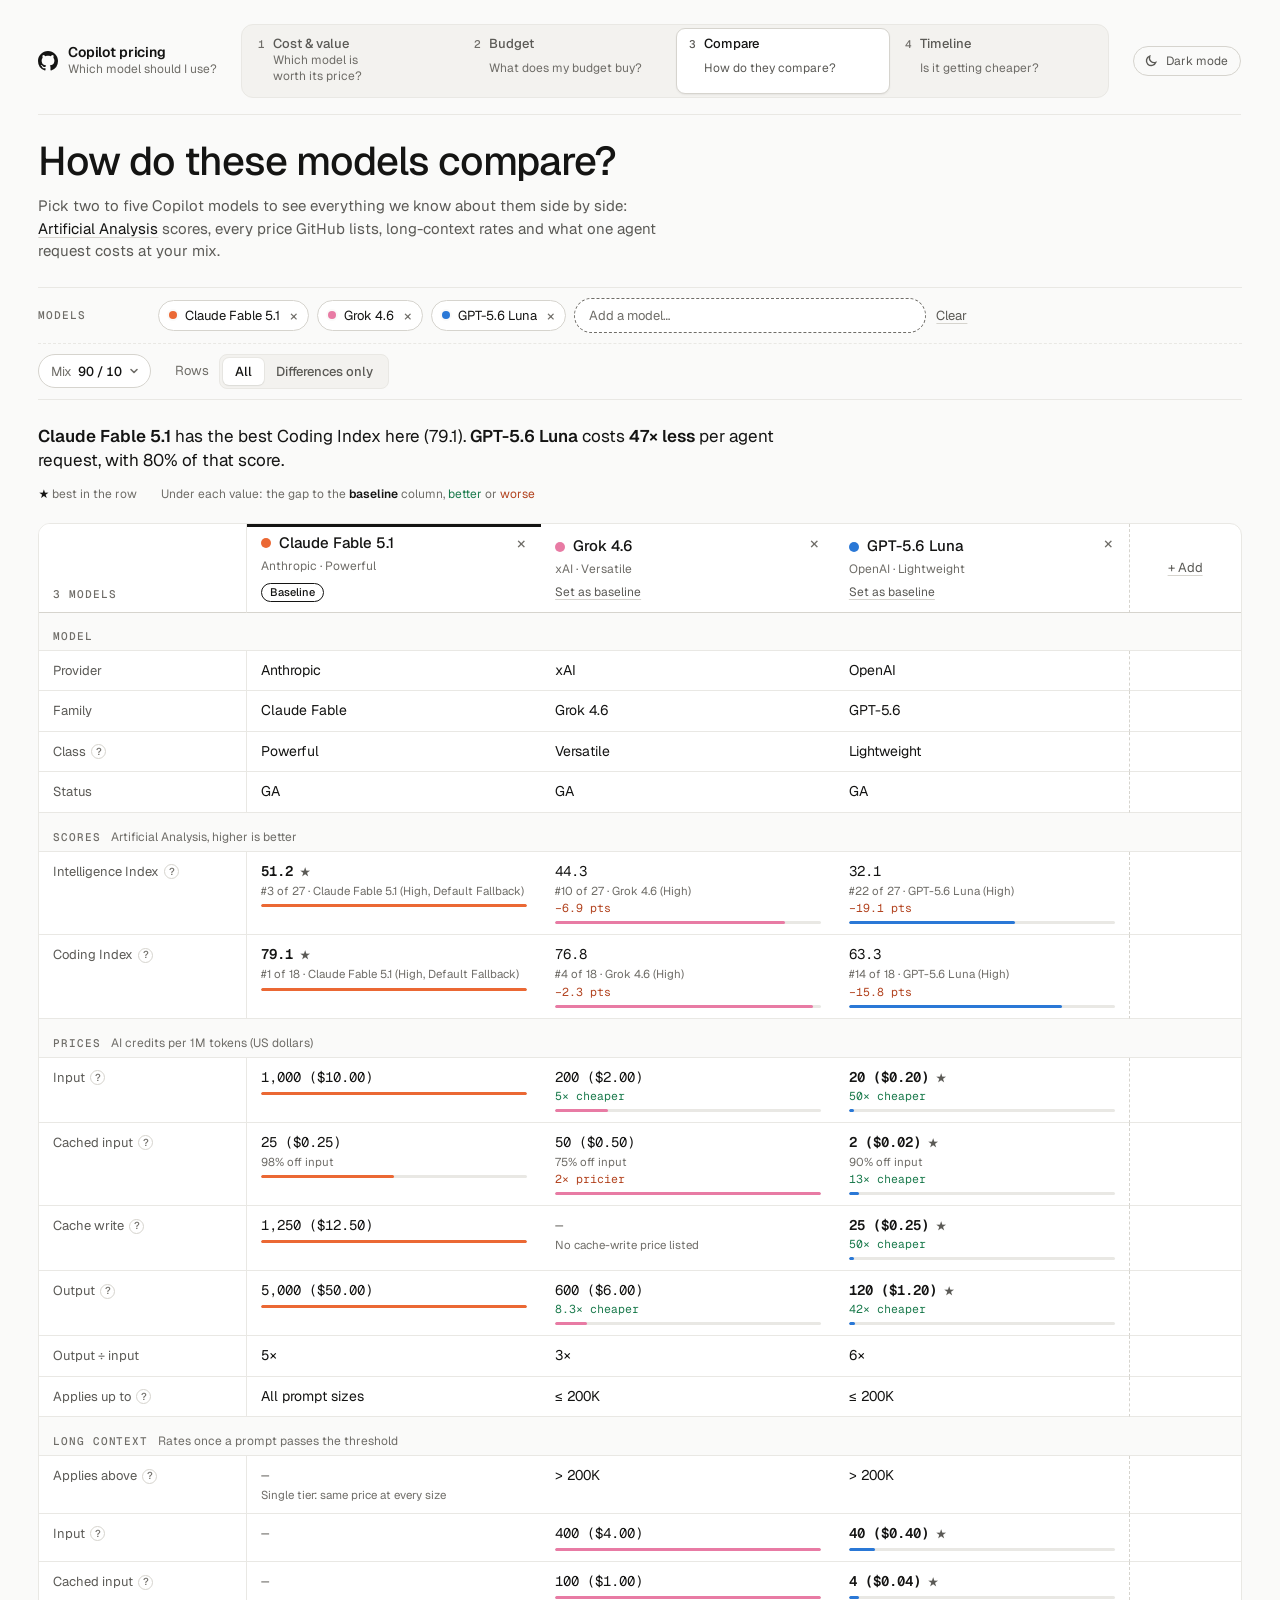
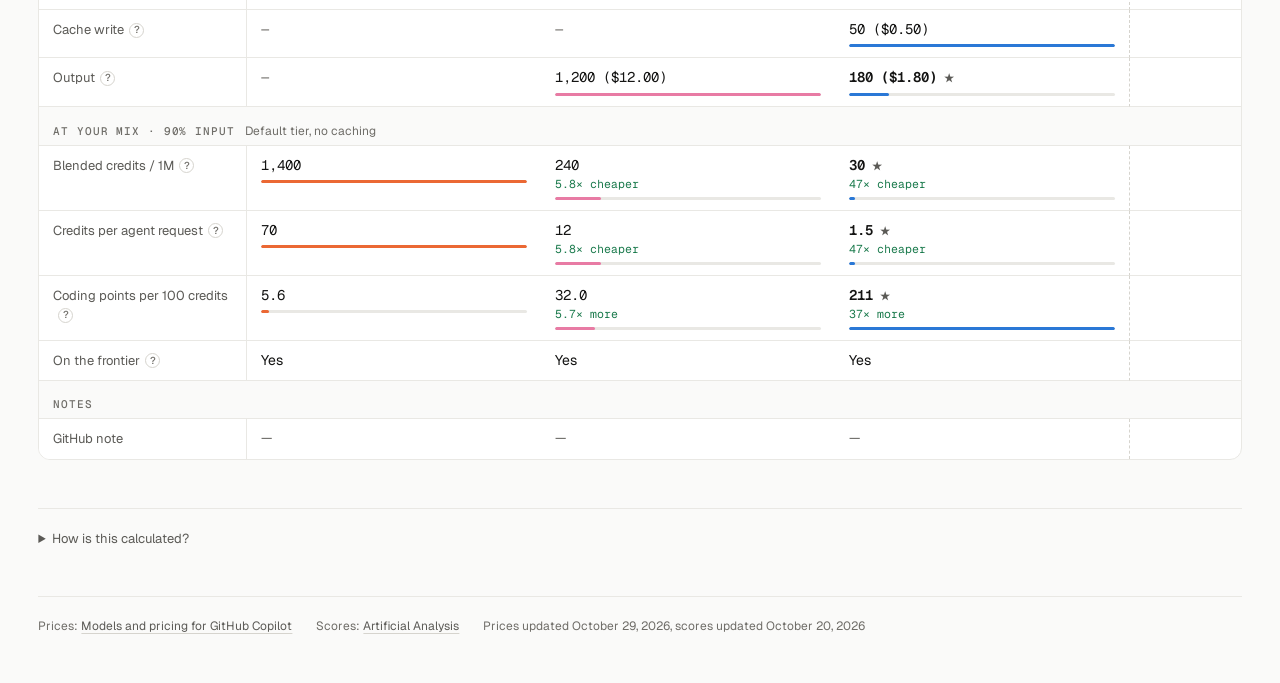
<file: compare.html>
<!doctype html>
<html lang="en">
<head>
<meta charset="utf-8">
<meta name="viewport" content="width=device-width, initial-scale=1, viewport-fit=cover">
<title>Compare Copilot Models</title>
<meta name="description" content="Two to five GitHub Copilot models side by side: Artificial Analysis Intelligence and Coding Index, input, cached input, cache write and output prices, long-context rates and cost per agent request.">
<link rel="icon" href="data:image/svg+xml,%3Csvg xmlns=%22http://www.w3.org/2000/svg%22 viewBox=%220 0 16 16%22%3E%3Crect x=%221%22 y=%229%22 width=%223%22 height=%226%22 rx=%221%22 fill=%22%232a78d6%22/%3E%3Crect x=%226.5%22 y=%225%22 width=%223%22 height=%2210%22 rx=%221%22 fill=%22%23eb6834%22/%3E%3Crect x=%2212%22 y=%221%22 width=%223%22 height=%2214%22 rx=%221%22 fill=%22%231baf7a%22/%3E%3C/svg%3E">
<link rel="preconnect" href="https://fonts.googleapis.com">
<link rel="preconnect" href="https://fonts.gstatic.com" crossorigin>
<link rel="stylesheet" href="https://fonts.googleapis.com/css2?family=Geist:wght@400;500;600&family=Geist+Mono:wght@400;500&display=swap">

<script>
  try { const t = localStorage.getItem('copilot-pricing-theme'); if (t === 'dark' || t === 'light') document.documentElement.dataset.theme = t; } catch {}
</script>
<style>
/* Same design language as the other pages (tokens, nav, chips, table): a spec sheet with
   one column per chosen model and one row per attribute, grouped in sections. */
:root {
  --bg: #fafaf9;
  --surface: #ffffff;
  --ink: #141413;
  --ink-2: #5b5a56;
  --ink-3: #6f6d68;
  --rule: #e9e8e4;
  --rule-strong: #d6d4ce;
  --hover: #f3f2ef;
  --good: #1a7a4c;
  --bad: #b2431f;

  --s-openai: #2a78d6;
  --s-anthropic: #eb6834;
  --s-google: #1baf7a;
  --s-microsoft: #eda100;
  --s-xai: #e87ba4;
  --s-moonshot: #008300;
  --s-other: #8f8d87;

  --font-sans: "Geist", ui-sans-serif, system-ui, -apple-system, "Segoe UI", sans-serif;
  --font-mono: "Geist Mono", ui-monospace, "SF Mono", Menlo, monospace;
  color-scheme: light;
}
@media (prefers-color-scheme: dark) {
  :root:not([data-theme="light"]) {
    --bg: #151514; --surface: #1c1c1b; --ink: #f4f3ef; --ink-2: #b9b7b0; --ink-3: #85837d;
    --rule: #2a2a28; --rule-strong: #3a3a37; --hover: #222221; --good: #4cc08a; --bad: #ec7a55;
    --s-openai: #3987e5; --s-anthropic: #d95926; --s-google: #199e70;
    --s-microsoft: #c98500; --s-xai: #d55181; --s-moonshot: #008300; --s-other: #85837d;
    color-scheme: dark;
  }
}
:root[data-theme="dark"] {
  --bg: #151514; --surface: #1c1c1b; --ink: #f4f3ef; --ink-2: #b9b7b0; --ink-3: #85837d;
  --rule: #2a2a28; --rule-strong: #3a3a37; --hover: #222221; --good: #4cc08a; --bad: #ec7a55;
  --s-openai: #3987e5; --s-anthropic: #d95926; --s-google: #199e70;
  --s-microsoft: #c98500; --s-xai: #d55181; --s-moonshot: #008300; --s-other: #85837d;
  color-scheme: dark;
}

* { box-sizing: border-box; }
[hidden] { display: none !important; }
html { -webkit-text-size-adjust: 100%; }
body {
  margin: 0;
  background: var(--bg);
  color: var(--ink);
  font: 400 14px/1.5 var(--font-sans);
  -webkit-font-smoothing: antialiased;
}
.app {
  max-width: 110rem;
  margin: 0 auto;
  padding-inline: clamp(16px, 3vw, 40px);
  padding-block: 24px 48px;
}
.intro { padding-top: 24px; }
.content { min-width: 0; }

/* Header: nav and theme button in site.css */
h1 {
  font-weight: 500;
  font-size: clamp(28px, 4.2vw, 40px);
  line-height: 1.1;
  letter-spacing: -0.025em;
  margin: 0 0 12px;
  text-wrap: balance;
}
.lede {
  color: var(--ink-2);
  font-size: 15px;
  max-width: 64ch;
  margin: 0;
}
.lede a { color: var(--ink); text-underline-offset: 3px; text-decoration-color: var(--rule-strong); }

/* Controls */
.filters {
  margin-top: 24px;
  border-top: 1px solid var(--rule);
  border-bottom: 1px solid var(--rule);
}
.f-row {
  display: grid;
  grid-template-columns: 6.5rem 1fr;
  gap: 16px;
  align-items: center;
  padding: 10px 0;
}
.f-row + .f-row { border-top: 1px dashed var(--rule); }
.f-label {
  font: 500 11px/1 var(--font-mono);
  letter-spacing: .08em;
  text-transform: uppercase;
  color: var(--ink-3);
}
.f-ctrl { display: flex; flex-wrap: wrap; align-items: center; gap: 8px; min-width: 0; }
.f-hint { color: var(--ink-3); font-size: 12px; margin-left: 4px; }
.mix { display: inline-flex; align-items: center; gap: 12px; flex-wrap: wrap; }
.mix input[type="range"] { width: min(240px, 60vw); margin: 0; accent-color: var(--ink); cursor: pointer; }
.mix input[type="range"]:focus-visible { outline: 2px solid var(--ink); outline-offset: 4px; }
.mix-out { display: inline-flex; align-items: center; gap: 12px; font: 500 13px/1 var(--font-mono); font-variant-numeric: tabular-nums; }
.segmented {
  display: inline-flex;
  padding: 3px;
  border-radius: 8px;
  background: var(--hover);
  border: 1px solid var(--rule);
}
.segmented button {
  appearance: none;
  border: 0;
  background: transparent;
  color: var(--ink-2);
  font: 500 13px/1 var(--font-sans);
  padding: 8px 16px;
  border-radius: 6px;
  cursor: pointer;
  transition: background .15s, color .15s, box-shadow .15s;
}
.segmented button[aria-pressed="true"] {
  background: var(--surface);
  color: var(--ink);
  box-shadow: 0 1px 2px rgb(0 0 0 / .06), 0 0 0 1px var(--rule);
}
.chip {
  appearance: none;
  display: inline-flex;
  align-items: center;
  gap: 8px;
  border: 1px solid var(--rule-strong);
  background: var(--surface);
  color: var(--ink);
  font: 400 13px/1 var(--font-sans);
  padding: 7px 10px 7px 10px;
  border-radius: 999px;
  white-space: nowrap;
  cursor: pointer;
  transition: border-color .15s, background .15s;
}
.chip:hover { background: var(--hover); }
.chip .sw {
  width: 8px; height: 8px; border-radius: 50%; flex: none;
  background: var(--c);
  box-shadow: 0 0 0 2px var(--bg);
}
.chip .x { font-size: 15px; line-height: 1; color: var(--ink-3); margin-left: 2px; }
.chip:hover .x { color: var(--ink); }
.link-btn {
  appearance: none; border: 0; background: none; padding: 4px 2px;
  font: 400 13px/1 var(--font-sans); color: var(--ink-2);
  text-decoration: underline; text-decoration-color: var(--rule-strong);
  text-underline-offset: 3px; cursor: pointer;
}
.link-btn:hover { color: var(--ink); }
button:focus-visible, summary:focus-visible {
  outline: 2px solid var(--ink);
  outline-offset: 2px;
}

/* Model picker: a text box that filters a list (combobox) */
.combo { position: relative; flex: 1 1 14rem; max-width: 22rem; }
.combo input {
  width: 100%;
  font: 400 13px/1 var(--font-sans); color: var(--ink);
  background: var(--surface); border: 1px dashed var(--ink-3); border-radius: 999px;
  padding: 8px 14px;
}
.combo input::placeholder { color: var(--ink-3); }
.combo input:focus { outline: 2px solid var(--ink); outline-offset: 1px; border-style: solid; }
.combo input:disabled { opacity: .6; cursor: not-allowed; }
.combo ul {
  position: absolute; z-index: 10; top: calc(100% + 6px); left: 0;
  width: max(100%, 22rem); max-width: calc(100vw - 32px); max-height: min(24rem, 60vh); overflow-y: auto;
  margin: 0; padding: 6px; list-style: none;
  background: var(--surface); border: 1px solid var(--rule-strong); border-radius: 10px;
  box-shadow: 0 8px 24px rgb(0 0 0 / .1);
}
.combo .grp { padding: 8px 8px 4px; font: 500 10px/1 var(--font-mono); letter-spacing: .08em; text-transform: uppercase; color: var(--ink-3); }
.combo [role="option"] {
  display: grid; grid-template-columns: 8px minmax(0, 1fr) auto; align-items: center; gap: 4px 10px;
  padding: 7px 8px; border-radius: 6px; cursor: pointer; font-size: 13px;
}
.combo [role="option"] .sw { width: 8px; height: 8px; border-radius: 50%; background: var(--c); }
.combo [role="option"] .nm { overflow: hidden; text-overflow: ellipsis; white-space: nowrap; }
.combo [role="option"] .meta { font: 400 11px/1 var(--font-mono); color: var(--ink-3); font-variant-numeric: tabular-nums; }
.combo [role="option"].active { background: var(--hover); }
.combo [role="option"][aria-disabled="true"] { cursor: default; color: var(--ink-3); }
.combo .none { padding: 10px 8px; color: var(--ink-3); font-size: 13px; }

/* Takeaway */
.takeaway { margin: 24px 0 0; max-width: 72ch; font-size: 17px; line-height: 1.45; color: var(--ink); text-wrap: pretty; }
.takeaway b { font-weight: 600; }
.takeaway .muted { color: var(--ink-2); }
.legend { display: flex; flex-wrap: wrap; gap: 6px 24px; margin: 12px 0 0; color: var(--ink-3); font-size: 12px; }
.legend b { color: var(--ink); font-weight: 600; }
.legend .good { color: var(--good); }
.legend .bad { color: var(--bad); }

/* Spec sheet */
.cmp-wrap { overflow-x: auto; margin-top: 20px; border: 1px solid var(--rule); border-radius: 12px; background: var(--surface); }
.cmp { border-collapse: separate; border-spacing: 0; width: 100%; table-layout: fixed; font-size: 13px; }
.cmp col.rl { width: 13rem; }
.cmp th, .cmp td { padding: 10px 14px; border-bottom: 1px solid var(--rule); text-align: left; vertical-align: top; }
.cmp tbody tr:last-child > * { border-bottom: 0; }
.cmp th.rl {
  position: sticky; left: 0; z-index: 1; background: var(--surface);
  font-weight: 400; color: var(--ink-2); border-right: 1px solid var(--rule);
}
.cmp thead th { vertical-align: bottom; border-bottom: 1px solid var(--rule-strong); }
.cmp thead th.rl { color: var(--ink-3); font: 500 11px/1.3 var(--font-mono); letter-spacing: .08em; text-transform: uppercase; }
.cmp tr.sec th {
  padding: 18px 14px 8px; background: var(--bg);
  font: 500 11px/1 var(--font-mono); letter-spacing: .08em; text-transform: uppercase; color: var(--ink-3);
  border-bottom: 1px solid var(--rule);
}
.cmp tr.sec th > span { position: sticky; left: 14px; }
.cmp tr.sec .f-hint { font: 400 12px/1 var(--font-sans); letter-spacing: 0; text-transform: none; margin-left: 10px; }
.cmp tbody tr:not(.sec):hover > * { background: var(--hover); }
/* Column heads */
.mh { position: relative; padding-right: 34px !important; }
.mh .who { display: flex; align-items: center; gap: 8px; font: 500 15px/1.25 var(--font-sans); color: var(--ink); }
.mh .who::before { content: ""; width: 10px; height: 10px; border-radius: 50%; background: var(--c); flex: none; }
.mh .sub { margin-top: 4px; color: var(--ink-3); font-size: 12px; font-weight: 400; }
.mh .base { display: inline-block; margin-top: 8px; padding: 3px 8px; border-radius: 999px; border: 1px solid var(--ink); font: 500 11px/1 var(--font-sans); color: var(--ink); }
.mh .link-btn { margin-top: 6px; padding: 2px 0; font-size: 12px; }
.mh .rm {
  position: absolute; top: 8px; right: 8px;
  appearance: none; width: 24px; height: 24px; border-radius: 50%; border: 0; background: transparent;
  color: var(--ink-3); font: 400 17px/1 var(--font-sans); cursor: pointer;
}
.mh .rm:hover { background: var(--hover); color: var(--ink); }
.mh.is-base { box-shadow: inset 0 3px 0 var(--ink); }
/* Cells */
.cmp td .v { font: 400 14px/1.3 var(--font-mono); font-variant-numeric: tabular-nums; color: var(--ink); }
.cmp td .v.txt { font-family: var(--font-sans); }
.cmp td .v.na { color: var(--ink-3); cursor: help; }
.cmp td.best .v { font-weight: 600; }
.cmp td.best .v::after { content: " ★"; font-size: 11px; color: var(--ink-2); }
.cmp td .d { margin-top: 3px; font: 400 11.5px/1.2 var(--font-mono); color: var(--ink-3); font-variant-numeric: tabular-nums; }
.cmp td .d.good { color: var(--good); }
.cmp td .d.bad { color: var(--bad); }
.cmp td .s { margin-top: 3px; font-size: 11.5px; line-height: 1.35; color: var(--ink-3); }
.cmp td .bar { margin-top: 6px; height: 3px; border-radius: 2px; background: var(--rule); overflow: hidden; }
.cmp td .bar > span { display: block; height: 100%; background: var(--c); border-radius: 2px; }
.cmp td.note .v { font: 400 12.5px/1.45 var(--font-sans); color: var(--ink-2); }
.cmp .add-col { color: var(--ink-3); font-size: 12.5px; vertical-align: middle; text-align: center; border-left: 1px dashed var(--rule-strong); }
.empty { padding: 48px 16px; text-align: center; color: var(--ink-3); }

/* Explainer */
details { margin-top: 48px; border-top: 1px solid var(--rule); padding-top: 20px; }
summary { cursor: pointer; color: var(--ink-2); font-size: 13px; width: max-content; max-width: 100%; }
summary:hover { color: var(--ink); }
.explain { max-width: 64ch; color: var(--ink-2); font-size: 14px; margin-top: 12px; }
.explain p { margin: 0 0 12px; }
.explain code { font: 400 13px/1.5 var(--font-mono); color: var(--ink); }
.explain a { color: var(--ink); text-underline-offset: 3px; text-decoration-color: var(--rule-strong); }

footer {
  margin-top: 48px; padding-top: 20px; border-top: 1px solid var(--rule);
  color: var(--ink-3); font-size: 12px;
  display: flex; flex-wrap: wrap; gap: 6px 24px;
}
footer a { color: var(--ink-2); text-underline-offset: 3px; text-decoration-color: var(--rule-strong); }

@media (max-width: 640px) {
  .f-row { grid-template-columns: 1fr; gap: 10px; }
  .combo { max-width: none; flex-basis: 100%; }
  .cmp col.rl { width: 8.5rem; }
  .cmp th, .cmp td { padding: 9px 10px; }
  .cmp tr.sec th > span { left: 10px; }
  .mh .who { font-size: 14px; }
  .takeaway { font-size: 16px; }
}
@media (prefers-reduced-motion: reduce) {
  * { transition: none !important; }
}
</style>
<link rel="stylesheet" href="site.css">
</head>
<body>
<div class="app">
  <div class="masthead">
    <nav class="site-nav" aria-label="Pages">
      <a class="brand" href="./"><svg viewBox="0 0 16 16" aria-hidden="true"><path d="M8 0c4.42 0 8 3.58 8 8a8.01 8.01 0 0 1-5.45 7.59c-.4.08-.55-.17-.55-.38 0-.27.01-1.13.01-2.2 0-.75-.25-1.23-.54-1.48 1.78-.2 3.65-.88 3.65-3.95 0-.88-.31-1.59-.82-2.15.08-.2.36-1.02-.08-2.12 0 0-.67-.22-2.2.82-.64-.18-1.32-.27-2-.27-.68 0-1.36.09-2 .27-1.53-1.03-2.2-.82-2.2-.82-.44 1.1-.16 1.92-.08 2.12-.51.56-.82 1.28-.82 2.15 0 3.06 1.86 3.75 3.64 3.95-.23.2-.44.55-.51 1.07-.46.21-1.61.55-2.33-.66-.15-.24-.6-.83-1.23-.82-.67.01-.27.38.01.53.34.19.73.9.82 1.13.16.45.68 1.31 2.69.94 0 .67.01 1.3.01 1.49 0 .21-.15.45-.55.38A7.995 7.995 0 0 1 0 8c0-4.42 3.58-8 8-8Z"/></svg><span class="b-t"><span class="b-name">Copilot pricing</span><span class="q">Which model should I use?</span></span></a>
      <button type="button" class="steps-btn" aria-expanded="false" aria-controls="steps"><span class="n">3</span>Compare<svg viewBox="0 0 12 12" aria-hidden="true"><path d="M3 4.5 6 7.5 9 4.5"/></svg></button>
      <ol class="steps" id="steps">
        <li><a href="cost.html"><span class="n">1</span><span class="t">Cost &amp; value</span><span class="q">Which model is worth its price?</span></a></li>
        <li><a href="tokens.html"><span class="n">2</span><span class="t">Budget</span><span class="q">What does my budget buy?</span></a></li>
        <li><a href="compare.html" aria-current="page"><span class="n">3</span><span class="t">Compare</span><span class="q">How do they compare?</span></a></li>
        <li><a href="timeline.html"><span class="n">4</span><span class="t">Timeline</span><span class="q">Is it getting cheaper?</span></a></li>
      </ol>
    </nav>
    <button type="button" class="theme-btn" id="theme-toggle" aria-pressed="false">
      <svg class="moon" viewBox="0 0 16 16" aria-hidden="true"><path d="M13.5 9.5A5.5 5.5 0 0 1 6.5 2.5a5.5 5.5 0 1 0 7 7Z"/></svg>
      <svg class="sun" viewBox="0 0 16 16" aria-hidden="true"><circle cx="8" cy="8" r="3"/><path d="M8 1.5v1.5M8 13v1.5M1.5 8H3M13 8h1.5M3.4 3.4l1 1M11.6 11.6l1 1M3.4 12.6l1-1M11.6 4.4l1-1"/></svg>
      <span id="theme-label">Dark mode</span>
    </button>
  </div>

  <header class="intro">
    <h1>How do these models compare?</h1>
    <p class="lede">Pick two to five Copilot models to see everything we know about them side by side: <a href="https://artificialanalysis.ai/" target="_blank" rel="noopener">Artificial Analysis</a> scores, every price GitHub lists, long-context rates and what one agent request costs at your mix.</p>
  </header>

  <main class="content">
    <section class="filters" aria-label="Models, mix and display">
      <div class="f-row">
        <span class="f-label" id="fl-models">Models</span>
        <div class="f-ctrl" role="group" aria-labelledby="fl-models">
          <span id="chosen" style="display: contents"></span>
          <div class="combo">
            <input type="text" id="pick" role="combobox" aria-expanded="false" aria-controls="pick-list" aria-autocomplete="list" autocomplete="off" spellcheck="false" placeholder="Add a model…" aria-label="Add a model">
            <ul id="pick-list" role="listbox" aria-label="Models" hidden></ul>
          </div>
          <button type="button" class="link-btn" id="clear">Clear</button>
        </div>
      </div>
      <div class="toolbar" role="group" aria-label="Mix and rows">
      <div class="fb-item">
        <button type="button" class="fb-btn" aria-expanded="false" aria-controls="pop-mix" data-sum="mix"><span class="fb-k">Mix</span><span class="fb-v">90 / 10</span><svg viewBox="0 0 12 12" aria-hidden="true"><path d="M3 4.5 6 7.5 9 4.5"/></svg></button>
        <div class="fb-pop" id="pop-mix" hidden>
          <div class="fb-head"><span class="gl-t"><label for="mix">Input / output mix</label><button class="gl" data-gl="mix"></button></span></div>
          <div class="fb-ctrl mix">
            <input type="range" id="mix" min="0" max="100" step="5" value="90" aria-describedby="mix-out">
            <span class="mix-out" id="mix-out" aria-live="polite">
              <span><b id="mix-in">90%</b> input</span>
              <span><b id="mix-o">10%</b> output</span>
            </span>
          </div>
          <p class="fb-hint">Coding agents re-read files and history at every step, so most of what they use is input.</p>
        </div>
      </div>
      <div class="tb-group"><span class="tb-k"><span id="fl-rows">Rows</span></span><div class="segmented" role="group" aria-labelledby="fl-rows"><button type="button" data-rows="all" aria-pressed="true">All</button><button type="button" data-rows="diff" aria-pressed="false">Differences only</button></div></div>
      </div>
    </section>

    <p class="takeaway" id="takeaway" aria-live="polite"></p>
    <p class="legend" id="legend">
      <span><b>★</b> best in the row</span>
      <span>Under each value: the gap to the <b>baseline</b> column, <span class="good">better</span> or <span class="bad">worse</span></span>
    </p>

    <div class="cmp-wrap" id="cmp-wrap">
      <table class="cmp" id="cmp" aria-label="Chosen models side by side"></table>
    </div>

    <details>
      <summary>How is this calculated?</summary>
      <div class="explain">
        <p><b>Prices.</b> GitHub’s list prices in AI credits per million tokens (1 credit = $0.01), with the US dollar price in brackets. <b>Cached input</b> is what a token costs when the same prompt prefix was sent recently and the provider reuses it; <b>cache write</b> is what some providers charge to store that prefix the first time. Some models charge more per token once a single prompt passes a threshold: those rates are in the <b>Long context</b> section.</p>
        <p><b>Blended price.</b> <code>r × input + (1 − r) × output</code>, with <code>r</code> the input share of the mix (90% by default, as coding agents read far more than they write). Default tier, without caching.</p>
        <p><b>Agent request.</b> 50,000 tokens at the blended price: one agent step that sends files and history and gets an answer back, in AI credits.</p>
        <p><b>Scores.</b> <a href="https://artificialanalysis.ai/" target="_blank" rel="noopener">Artificial Analysis</a> Intelligence and Coding Index, at the effort named under each score (High when available). The rank counts every Copilot model with that index. <b>Coding points per 100 credits</b> is the Coding Index divided by the blended price of 1M tokens, counted in hundreds of credits; <b>on the frontier</b> means no cheaper Copilot model has a higher Coding Index at this mix (see <a href="cost.html">1 · Cost &amp; value</a>).</p>
        <p><b>Baseline.</b> Gaps are measured against the baseline column: ×N for prices (lower is better), points for scores. Click <i>Set as baseline</i> under a model to change it.</p>
      </div>
    </details>

    <footer>
      <span>Prices: <a href="https://docs.github.com/en/copilot/reference/copilot-billing/models-and-pricing" target="_blank" rel="noopener">Models and pricing for GitHub Copilot</a></span>
      <span>Scores: <a href="https://artificialanalysis.ai/" target="_blank" rel="noopener">Artificial Analysis</a></span>
      <span id="updated"></span>
    </footer>
  </main>
</div>

<script src="shared.js"></script>
<script>
// Data: data/models.csv (scripts/update-pricing.mjs) and data/scores.csv (scripts/update-scores.mjs).
const NUMERIC = ['input', 'cachedInput', 'cacheWrite', 'output', 'intelligence', 'coding'];

function parseCSV(text) {
  const out = [];
  let row = [], field = '', q = false;
  for (let i = 0; i < text.length; i++) {
    const ch = text[i];
    if (q) {
      if (ch === '"' && text[i + 1] === '"') { field += '"'; i++; }
      else if (ch === '"') q = false;
      else field += ch;
    } else if (ch === '"') q = true;
    else if (ch === ',') { row.push(field); field = ''; }
    else if (ch === '\n') { row.push(field.replace(/\r$/, '')); out.push(row); row = []; field = ''; }
    else field += ch;
  }
  if (field || row.length) { row.push(field); out.push(row); }
  const [head, ...data] = out;
  return data.map((r, id) => {
    const m = { id };
    head.forEach((h, i) => {
      const v = r[i] ?? '';
      m[h] = v === '' ? null : NUMERIC.includes(h) ? Number(v) : v;
    });
    return m;
  });
}

const text = url => fetch(url, { cache: 'no-cache' }).then(r => { if (!r.ok) throw new Error(`${url}: ${r.status}`); return r.text(); });
const json = url => fetch(url, { cache: 'no-cache' }).then(r => (r.ok ? r.json() : {})).catch(() => ({}));
Promise.all([text('data/models.csv'), text('data/scores.csv'), json('data/meta.json'), json('data/scores-meta.json'), json('data/aa-mapping.json')])
  .then(([models, scores, meta, scoresMeta, mapping]) => init(parseCSV(models), parseCSV(scores), meta, scoresMeta, mapping), err => {
    console.error(err);
    const p = document.createElement('p');
    p.className = 'empty';
    p.textContent = 'Couldn’t load data/models.csv or data/scores.csv. Serve the page over HTTP (python3 -m http.server).';
    document.getElementById('cmp-wrap').replaceChildren(p);
  });

function init(ALL, SCORES, meta, scoresMeta, MAPPING) {
  const MAX = 5;
  const KNOWN = [
    { name: 'OpenAI', color: '--s-openai' },
    { name: 'Anthropic', color: '--s-anthropic' },
    { name: 'Google', color: '--s-google' },
    { name: 'Microsoft', color: '--s-microsoft' },
    { name: 'xAI', color: '--s-xai' },
    { name: 'Moonshot AI', color: '--s-moonshot' },
  ];
  // One entry per model: its default tier, its long-context tier if any, and its scores.
  const scoreOf = new Map(SCORES.map(s => [s.model, s]));
  const longOf = new Map(ALL.filter(m => m.tier === 'long').map(m => [m.model, m]));
  const MODELS = ALL.filter(m => m.tier === 'default').map(m => ({ ...m, long: longOf.get(m.model) || null, score: scoreOf.get(m.model) || {} }));
  const byName = new Map(MODELS.map(m => [m.model, m]));
  const PROVIDERS = [...new Set(MODELS.map(m => m.provider))]
    .sort((a, b) => (KNOWN.findIndex(p => p.name === a) + 1 || 99) - (KNOWN.findIndex(p => p.name === b) + 1 || 99));
  const CAT_ORDER = ['Lightweight', 'Versatile', 'Powerful'];

  const fmtDate = s => new Date(s + 'T00:00:00').toLocaleDateString('en-US', { dateStyle: 'long' });
  $('updated').textContent = [meta.updated && 'Prices updated ' + fmtDate(meta.updated),
    scoresMeta.updated && 'scores updated ' + fmtDate(scoresMeta.updated)].filter(Boolean).join(', ');

  const colorOf = p => `var(${KNOWN.find(x => x.name === p)?.color || '--s-other'})`;
  // Prices are held in USD and shown in AI credits, with USD in brackets on list prices.
  const { credits, usd } = CopilotShared;
  const creditsUsd = v => `${credits(v)} (${usd(v)})`;
  const score = v => (Math.round(v * 10) / 10).toFixed(1);
  const times = r => (r < 10 ? String(Math.round(r * 10) / 10) : String(Math.round(r))) + '×';

  // State: URL (?m=…&m=…&base=1&in=80) > shared shortlist > a default of three top coders.
  const DEFAULT_IN = 90;
  const STORE = 'copilot-compare-view';
  const state = { models: [], base: 0, inPct: DEFAULT_IN, diffOnly: false };
  const validPct = v => Number.isFinite(v) && v >= 0 && v <= 100;
  const clean = list => [...new Set((Array.isArray(list) ? list : []).filter(n => byName.has(n)))].slice(0, MAX);
  try { state.diffOnly = !!JSON.parse(localStorage.getItem(STORE) || 'null')?.diffOnly; } catch {}
  const shared = CopilotShared.read();
  if (validPct(shared.inPct)) state.inPct = shared.inPct;
  state.models = clean(shared.compare);
  const focusModel = CopilotShared.takeFocus();
  const query = new URLSearchParams(location.search);
  if (query.has('m')) state.models = clean(query.getAll('m'));
  if (query.has('in') && validPct(Number(query.get('in')))) state.inPct = Number(query.get('in'));
  if (!query.has('m') && !Array.isArray(shared.compare)) state.models = defaultPicks();
  const qBase = Number(query.get('base'));
  if (Number.isInteger(qBase) && qBase > 0 && qBase < state.models.length) state.base = qBase;
  // Arriving from another page's tooltip: add that model (replacing the last one when full).
  if (focusModel && byName.has(focusModel) && !state.models.includes(focusModel)) {
    if (state.models.length >= MAX) state.models.pop();
    state.models.push(focusModel);
  }

  // The best Coding Index in each class, most capable class first.
  function defaultPicks() {
    return [...CAT_ORDER].reverse().map(c => MODELS.filter(m => m.category === c && m.score.coding != null)
      .sort((a, b) => b.score.coding - a.score.coding)[0]?.model).filter(Boolean);
  }

  const save = () => {
    CopilotShared.write({ inPct: state.inPct, compare: state.models });
    try { localStorage.setItem(STORE, JSON.stringify({ diffOnly: state.diffOnly })); } catch {}
    const q = new URLSearchParams();
    state.models.forEach(n => q.append('m', n));
    if (state.base) q.set('base', state.base);
    if (state.inPct !== DEFAULT_IN) q.set('in', state.inPct);
    const s = q.toString();
    try { history.replaceState(null, '', s ? '?' + s : location.pathname); } catch {}
  };

  function $(id) { return document.getElementById(id); }
  const el = (tag, cls, text) => {
    const n = document.createElement(tag);
    if (cls) n.className = cls;
    if (text != null) n.textContent = text;
    return n;
  };
  const glBtn = key => {
    const b = el('button', 'gl');
    b.type = 'button';
    b.dataset.gl = key;
    if (window.glossaryBind) window.glossaryBind(b);
    return b;
  };

  // Figures that depend on the mix, over every Copilot model (ranks and frontier aren't limited to the chosen ones).
  const blended = m => { const r = state.inPct / 100; return r * m.input + (1 - r) * m.output; };
  const request = m => blended(m) * CopilotShared.REQUEST_TOKENS / 1e6;
  const perDollar = m => (m.score.coding != null ? m.score.coding / blended(m) : null);
  const rankOf = (m, k) => {
    const all = MODELS.filter(o => o.score[k] != null);
    return m.score[k] == null ? null : { r: 1 + all.filter(o => o.score[k] > m.score[k]).length, n: all.length };
  };
  function frontierSet() {
    const sorted = MODELS.filter(m => m.score.coding != null).sort((a, b) => blended(a) - blended(b) || b.score.coding - a.score.coding);
    const out = new Set();
    let best = -Infinity;
    for (const m of sorted) if (m.score.coding > best) { out.add(m); best = m.score.coding; }
    return out;
  }
  const noScore = m => (MAPPING[m.model] === null ? 'Not on Artificial Analysis' : 'Not scored yet by Artificial Analysis');

  // Rows of the sheet. get(m) → number | string | null. better: which way wins (★ and gap colour).
  // gap: 'ratio' (×N, for prices) or 'pts' (difference, for scores). bar: draw a bar scaled to the row's max.
  function sections(front) {
    const scoreRow = (k, label) => ({
      label, gl: 'index', get: m => m.score[k], fmt: score, better: 'high', gap: 'pts', bar: true,
      sub: m => { const r = rankOf(m, k); return r && `#${r.r} of ${r.n} · ${m.score[`${k}AaName`]}`; },
      na: noScore,
    });
    const price = (label, get, gl, na, extra = {}) => ({ label, gl, get, fmt: creditsUsd, better: 'low', gap: 'ratio', bar: true, na: () => na, ...extra });
    const anyLong = state.models.some(n => byName.get(n).long);
    return [
      { title: 'Model', rows: [
        { label: 'Provider', get: m => m.provider },
        { label: 'Family', get: m => m.family },
        { label: 'Class', gl: 'class', get: m => m.category },
        { label: 'Status', get: m => m.status },
      ] },
      { title: 'Scores', hint: 'Artificial Analysis, higher is better', rows: [
        scoreRow('intelligence', 'Intelligence Index'),
        scoreRow('coding', 'Coding Index'),
      ] },
      { title: 'Prices', hint: 'AI credits per 1M tokens (US dollars)', rows: [
        price('Input', m => m.input, 'input'),
        price('Cached input', m => m.cachedInput, 'cached', 'No cached-input price listed',
          { sub: m => m.cachedInput != null && m.input ? `${Math.round((1 - m.cachedInput / m.input) * 100)}% off input` : null }),
        price('Cache write', m => m.cacheWrite, 'cachewrite', 'No cache-write price listed'),
        price('Output', m => m.output, 'output'),
        { label: 'Output ÷ input', get: m => m.output / m.input, fmt: v => times(v) },
        { label: 'Applies up to', gl: 'long', get: m => m.long ? m.threshold : 'All prompt sizes' },
      ] },
      anyLong && { title: 'Long context', hint: 'Rates once a prompt passes the threshold', rows: [
        { label: 'Applies above', gl: 'long', get: m => m.long ? m.long.threshold : null, na: () => 'Single tier: same price at every size' },
        // Only "Applies above" says why a cell is empty; the rows below keep it in the tooltip.
        price('Input', m => m.long?.input ?? null, 'input', 'Single tier: same price at every size', { quiet: true }),
        price('Cached input', m => m.long?.cachedInput ?? null, 'cached', 'No long-context cached-input price', { quiet: true }),
        price('Cache write', m => m.long?.cacheWrite ?? null, 'cachewrite', 'No long-context cache-write price', { quiet: true }),
        price('Output', m => m.long?.output ?? null, 'output', 'Single tier: same price at every size', { quiet: true }),
      ] },
      { title: `At your mix · ${state.inPct}% input`, hint: 'Default tier, no caching', rows: [
        price('Blended credits / 1M', blended, 'blended', null, { fmt: credits }),
        price('Credits per agent request', request, 'request', null, { fmt: credits }),
        { label: 'Coding points per 100 credits', gl: 'perdollar', get: perDollar, fmt: v => (v < 100 ? v.toFixed(1) : String(Math.round(v))),
          better: 'high', gap: 'ratio', bar: true, na: noScore },
        { label: 'On the frontier', gl: 'frontier', get: m => (m.score.coding == null ? null : front.has(m) ? 'Yes' : 'No'), na: noScore },
      ] },
      { title: 'Notes', rows: [
        { label: 'GitHub note', get: m => m.note, cls: 'note', na: () => 'No note' },
      ] },
    ].filter(Boolean);
  }

  // Gap to the baseline, as text and better/worse.
  function gap(row, v, b) {
    if (v == null || b == null || typeof v !== 'number') return null;
    if (row.gap === 'pts') {
      const d = Math.round((v - b) * 10) / 10;
      if (!d) return { t: 'same' };
      return { t: `${d > 0 ? '+' : '−'}${Math.abs(d).toFixed(1)} pts`, good: (d > 0) === (row.better === 'high') };
    }
    if (row.gap === 'ratio') {
      if (!b || !v) return null;
      const r = v / b;
      if (Math.abs(r - 1) < 0.005) return { t: 'same' };
      const more = r > 1;
      return { t: `${times(more ? r : 1 / r)} ${row.better === 'high' ? (more ? 'more' : 'less') : (more ? 'pricier' : 'cheaper')}`,
        good: more === (row.better === 'high') };
    }
    return null;
  }


  function render() {
    if (state.base >= state.models.length) state.base = 0;
    $('mix').value = state.inPct;
    $('mix-in').textContent = state.inPct + '%';
    $('mix-o').textContent = (100 - state.inPct) + '%';
    $('mix').setAttribute('aria-valuetext', `${state.inPct}% input, ${100 - state.inPct}% output`);
    document.querySelectorAll('[data-rows]').forEach(b => b.setAttribute('aria-pressed', String((b.dataset.rows === 'diff') === state.diffOnly)));
    renderChosen();
    renderTable();
    renderTakeaway();
    save();
  }

  function renderChosen() {
    $('chosen').replaceChildren(...state.models.map(n => {
      const b = el('button', 'chip');
      b.type = 'button';
      b.style.setProperty('--c', colorOf(byName.get(n).provider));
      b.setAttribute('aria-label', `Remove ${n}`);
      b.title = `Remove ${n}`;
      b.append(el('span', 'sw'), el('span', null, n), el('span', 'x', '×'));
      b.addEventListener('click', () => remove(n));
      return b;
    }));
    const full = state.models.length >= MAX;
    $('pick').disabled = full;
    $('pick').placeholder = full ? `Max ${MAX} models: remove one to add another` : state.models.length ? 'Add a model…' : 'Add a model to start…';
    $('clear').hidden = !state.models.length;
  }

  function renderTable() {
    const table = $('cmp');
    const chosen = state.models.map(n => byName.get(n));
    $('legend').hidden = chosen.length < 2;
    if (!chosen.length) {
      table.replaceChildren();
      const p = el('p', 'empty', 'No model chosen yet. Type a name in the box above, or ');
      const btn = el('button', 'link-btn', 'start with three top coders');
      btn.type = 'button';
      btn.addEventListener('click', () => { state.models = defaultPicks(); state.base = 0; render(); });
      p.append(btn, '.');
      $('cmp-wrap').querySelector('.empty')?.remove();
      $('cmp-wrap').append(p);
      return;
    }
    $('cmp-wrap').querySelector('.empty')?.remove();
    const base = chosen[state.base];
    const slot = chosen.length < MAX;
    // On phones the label column narrows and each model keeps a readable width; the sheet scrolls sideways.
    table.style.minWidth = `calc(${matchMedia('(max-width: 640px)').matches ? 8.5 : 13}rem + ${chosen.length} * 10rem${slot ? ' + 7rem' : ''})`;

    const cg = el('colgroup');
    cg.append(el('col', 'rl'), ...chosen.map(() => el('col')));
    if (slot) { const c = el('col'); c.style.width = '7rem'; cg.append(c); }

    const head = el('tr');
    head.append(Object.assign(el('th', 'rl', `${chosen.length} model${chosen.length > 1 ? 's' : ''}`), { scope: 'col' }));
    chosen.forEach((m, i) => {
      const th = el('th', 'mh' + (i === state.base ? ' is-base' : ''));
      th.scope = 'col';
      th.style.setProperty('--c', colorOf(m.provider));
      th.append(el('div', 'who', m.model), el('div', 'sub', `${m.provider} · ${m.category}`));
      if (chosen.length > 1) {
        if (i === state.base) th.append(el('span', 'base', 'Baseline'));
        else {
          const b = el('button', 'link-btn', 'Set as baseline');
          b.type = 'button';
          b.addEventListener('click', () => { state.base = i; render(); });
          th.append(el('div', null), b);
        }
      }
      const rm = el('button', 'rm', '×');
      rm.type = 'button';
      rm.setAttribute('aria-label', `Remove ${m.model}`);
      rm.title = 'Remove';
      rm.addEventListener('click', () => remove(m.model));
      th.append(rm);
      head.append(th);
    });
    if (slot) {
      const th = el('th', 'add-col');
      const b = el('button', 'link-btn', '+ Add');
      b.type = 'button';
      b.addEventListener('click', () => { $('pick').focus(); openList(); });
      th.append(b);
      head.append(th);
    }
    const thead = el('thead');
    thead.append(head);

    const front = frontierSet();
    const tbody = el('tbody');
    const cols = chosen.length + 1 + (slot ? 1 : 0);
    sections(front).forEach(sec => {
      const rows = sec.rows.map(row => ({ row, vals: chosen.map(m => row.get(m)) }))
        // Differences only: drop rows where every chosen model has the same value.
        .filter(({ vals }) => !state.diffOnly || chosen.length < 2 || new Set(vals.map(v => (typeof v === 'number' ? Math.round(v * 1e4) : v))).size > 1);
      if (!rows.length) return;
      const tr = el('tr', 'sec');
      const th = el('th');
      th.colSpan = cols;
      th.scope = 'colgroup';
      const span = el('span', null, sec.title);
      if (sec.hint) span.append(el('span', 'f-hint', sec.hint));
      th.append(span);
      tr.append(th);
      tbody.append(tr);

      rows.forEach(({ row, vals }) => {
        const tr = el('tr');
        const th = el('th', 'rl', row.label);
        th.scope = 'row';
        if (row.gl) th.append(glBtn(row.gl));
        tr.append(th);
        const nums = vals.filter(v => typeof v === 'number');
        const max = Math.max(...nums);
        // ★ only when the row has a winner: two or more values that aren't all equal.
        const best = row.better && nums.length > 1 && new Set(nums).size > 1
          ? (row.better === 'low' ? Math.min(...nums) : max) : null;
        const b = vals[state.base];
        chosen.forEach((m, i) => {
          const v = vals[i];
          const td = el('td', row.cls || null);
          td.style.setProperty('--c', colorOf(m.provider));
          if (v == null) {
            const na = el('div', 'v na', '—');
            na.title = row.na ? row.na(m) || 'Not listed' : 'Not listed';
            td.append(na);
            if (row.na && row.cls !== 'note' && !row.quiet) td.append(el('div', 's', row.na(m)));
          } else {
            if (best != null && v === best) td.classList.add('best');
            td.append(el('div', 'v' + (typeof v === 'number' ? '' : ' txt'), row.fmt ? row.fmt(v) : String(v)));
            const sub = row.sub?.(m);
            if (sub) td.append(el('div', 's', sub));
            if (i !== state.base && chosen.length > 1) {
              const g = gap(row, v, b);
              if (g) td.append(el('div', 'd' + (g.good == null ? '' : g.good ? ' good' : ' bad'), g.t));
            }
            if (row.bar && max > 0) {
              const bar = el('div', 'bar');
              const fill = el('span');
              fill.style.width = `${Math.max(2, v / max * 100)}%`;
              bar.append(fill);
              td.append(bar);
            }
          }
          tr.append(td);
        });
        if (slot) tr.append(el('td', 'add-col'));
        tbody.append(tr);
      });
    });
    table.replaceChildren(cg, thead, tbody);
  }

  // One sentence: the top coder, the cheapest at this mix and the gap between them.
  function renderTakeaway() {
    const chosen = state.models.map(n => byName.get(n));
    const t = $('takeaway');
    if (chosen.length < 2) {
      t.replaceChildren(chosen.length ? `Add at least one more model to compare it with ${chosen[0].model}.` : 'Pick two to five models to put them side by side.');
      return;
    }
    const scored = chosen.filter(m => m.score.coding != null);
    const cheap = [...chosen].sort((a, b) => blended(a) - blended(b))[0];
    const dear = [...chosen].sort((a, b) => blended(b) - blended(a))[0];
    const parts = [];
    if (scored.length) {
      const top = [...scored].sort((a, b) => b.score.coding - a.score.coding)[0];
      if (top === cheap) {
        parts.push(el('b', null, top.model), ` has the best Coding Index here (${score(top.score.coding)}) and is also the cheapest at your mix: `,
          el('b', null, `${credits(request(top))} credits`), ' per agent request.');
      } else {
        const r = request(top) / request(cheap);
        parts.push(el('b', null, top.model), ` has the best Coding Index here (${score(top.score.coding)}). `,
          el('b', null, cheap.model), ' costs ', el('b', null, `${times(r)} less`), ' per agent request');
        parts.push(cheap.score.coding != null ? `, with ${Math.round(cheap.score.coding / top.score.coding * 100)}% of that score.` : '.');
      }
    } else {
      parts.push('None of these models has a Coding Index yet. ', el('b', null, cheap.model), ' is the cheapest at your mix, ',
        el('b', null, `${times(request(dear) / request(cheap))} less`), ` than ${dear.model} per agent request.`);
    }
    const missing = chosen.filter(m => m.score.coding == null);
    if (scored.length && missing.length) {
      parts.push(' ', el('span', 'muted', `${missing.map(m => m.model).join(', ')} ${missing.length > 1 ? 'have' : 'has'} no Coding Index yet.`));
    }
    t.replaceChildren(...parts);
  }

  function add(n) {
    if (!byName.has(n) || state.models.includes(n) || state.models.length >= MAX) return;
    state.models.push(n);
    render();
  }
  function remove(n) {
    const i = state.models.indexOf(n);
    if (i < 0) return;
    state.models.splice(i, 1);
    if (i < state.base) state.base--;
    else if (i === state.base) state.base = 0;
    render();
    if (!$('pick').disabled && document.activeElement === document.body) $('pick').focus();
  }

  // Picker: type to filter (name, provider, family or class), ↑/↓ to move, Enter to add, Esc to close.
  const input = $('pick');
  const list = $('pick-list');
  let options = [], activeIdx = -1;
  function openList() {
    const q = input.value.trim().toLowerCase();
    const match = m => !q || [m.model, m.provider, m.family, m.category].some(s => s.toLowerCase().includes(q));
    const items = [];
    options = [];
    PROVIDERS.forEach(p => {
      const ms = MODELS.filter(m => m.provider === p && match(m));
      if (!ms.length) return;
      items.push(Object.assign(el('li', 'grp', p), { role: 'presentation' }));
      ms.forEach(m => {
        const li = el('li');
        li.id = `opt-${m.id}`;
        li.setAttribute('role', 'option');
        li.style.setProperty('--c', colorOf(m.provider));
        const taken = state.models.includes(m.model);
        li.setAttribute('aria-disabled', String(taken));
        li.append(el('span', 'sw'), el('span', 'nm', m.model),
          el('span', 'meta', taken ? 'added' : `${m.category} · ${credits(m.input)} / ${credits(m.output)} credits`));
        li.addEventListener('mousedown', e => e.preventDefault());
        li.addEventListener('click', () => choose(m));
        if (!taken) options.push({ li, m });
        items.push(li);
      });
    });
    if (!items.length) items.push(el('li', 'none', 'No model matches.'));
    list.replaceChildren(...items);
    list.hidden = false;
    input.setAttribute('aria-expanded', 'true');
    setActive(q && options.length ? 0 : -1);
  }
  function closeList() {
    list.hidden = true;
    input.setAttribute('aria-expanded', 'false');
    input.removeAttribute('aria-activedescendant');
    activeIdx = -1;
  }
  function setActive(i) {
    options.forEach(o => { o.li.classList.remove('active'); o.li.removeAttribute('aria-selected'); });
    activeIdx = i;
    const o = options[i];
    if (!o) { input.removeAttribute('aria-activedescendant'); return; }
    o.li.classList.add('active');
    o.li.setAttribute('aria-selected', 'true');
    input.setAttribute('aria-activedescendant', o.li.id);
    o.li.scrollIntoView({ block: 'nearest' });
  }
  function choose(m) {
    if (state.models.includes(m.model)) return;
    input.value = '';
    add(m.model);
    if (state.models.length < MAX) openList(); else { closeList(); input.blur(); }
  }
  input.addEventListener('focus', openList);
  input.addEventListener('click', () => { if (list.hidden) openList(); });
  input.addEventListener('input', openList);
  input.addEventListener('blur', closeList);
  input.addEventListener('keydown', e => {
    if (e.key === 'ArrowDown' || e.key === 'ArrowUp') {
      e.preventDefault();
      if (list.hidden) openList();
      if (!options.length) return;
      const step = e.key === 'ArrowDown' ? 1 : -1;
      setActive((activeIdx + step + options.length) % options.length);
    } else if (e.key === 'Enter') {
      const o = options[activeIdx] || (options.length === 1 ? options[0] : null);
      if (o) { e.preventDefault(); choose(o.m); }
    } else if (e.key === 'Escape') {
      if (!list.hidden) { e.preventDefault(); closeList(); } else input.value = '';
    }
  });

  // Controls
  $('mix').addEventListener('input', e => { state.inPct = Number(e.target.value); render(); });
  document.querySelectorAll('[data-rows]').forEach(b =>
    b.addEventListener('click', () => { state.diffOnly = b.dataset.rows === 'diff'; render(); }));
  $('clear').addEventListener('click', () => { state.models = []; state.base = 0; render(); input.focus(); });
  let narrow = matchMedia('(max-width: 640px)').matches;
  addEventListener('resize', () => {
    const n = matchMedia('(max-width: 640px)').matches;
    if (n !== narrow) { narrow = n; renderTable(); }
  });

  // Theme: shared with the other pages, follows the system until the user picks one.
  const THEME = 'copilot-pricing-theme';
  const darkMQ = matchMedia('(prefers-color-scheme: dark)');
  const isDark = () => {
    const t = document.documentElement.dataset.theme;
    return t ? t === 'dark' : darkMQ.matches;
  };
  const syncTheme = () => {
    const dark = isDark();
    document.documentElement.classList.toggle('is-dark', dark);
    $('theme-toggle').setAttribute('aria-pressed', String(dark));
    $('theme-label').textContent = dark ? 'Light mode' : 'Dark mode';
  };
  $('theme-toggle').addEventListener('click', () => {
    const next = isDark() ? 'light' : 'dark';
    document.documentElement.dataset.theme = next;
    try { localStorage.setItem(THEME, next); } catch {}
    syncTheme();
  });
  darkMQ.addEventListener('change', syncTheme);
  syncTheme();

  render();
}
</script>
<script src="glossary.js"></script>
</body>
</html>
</file>
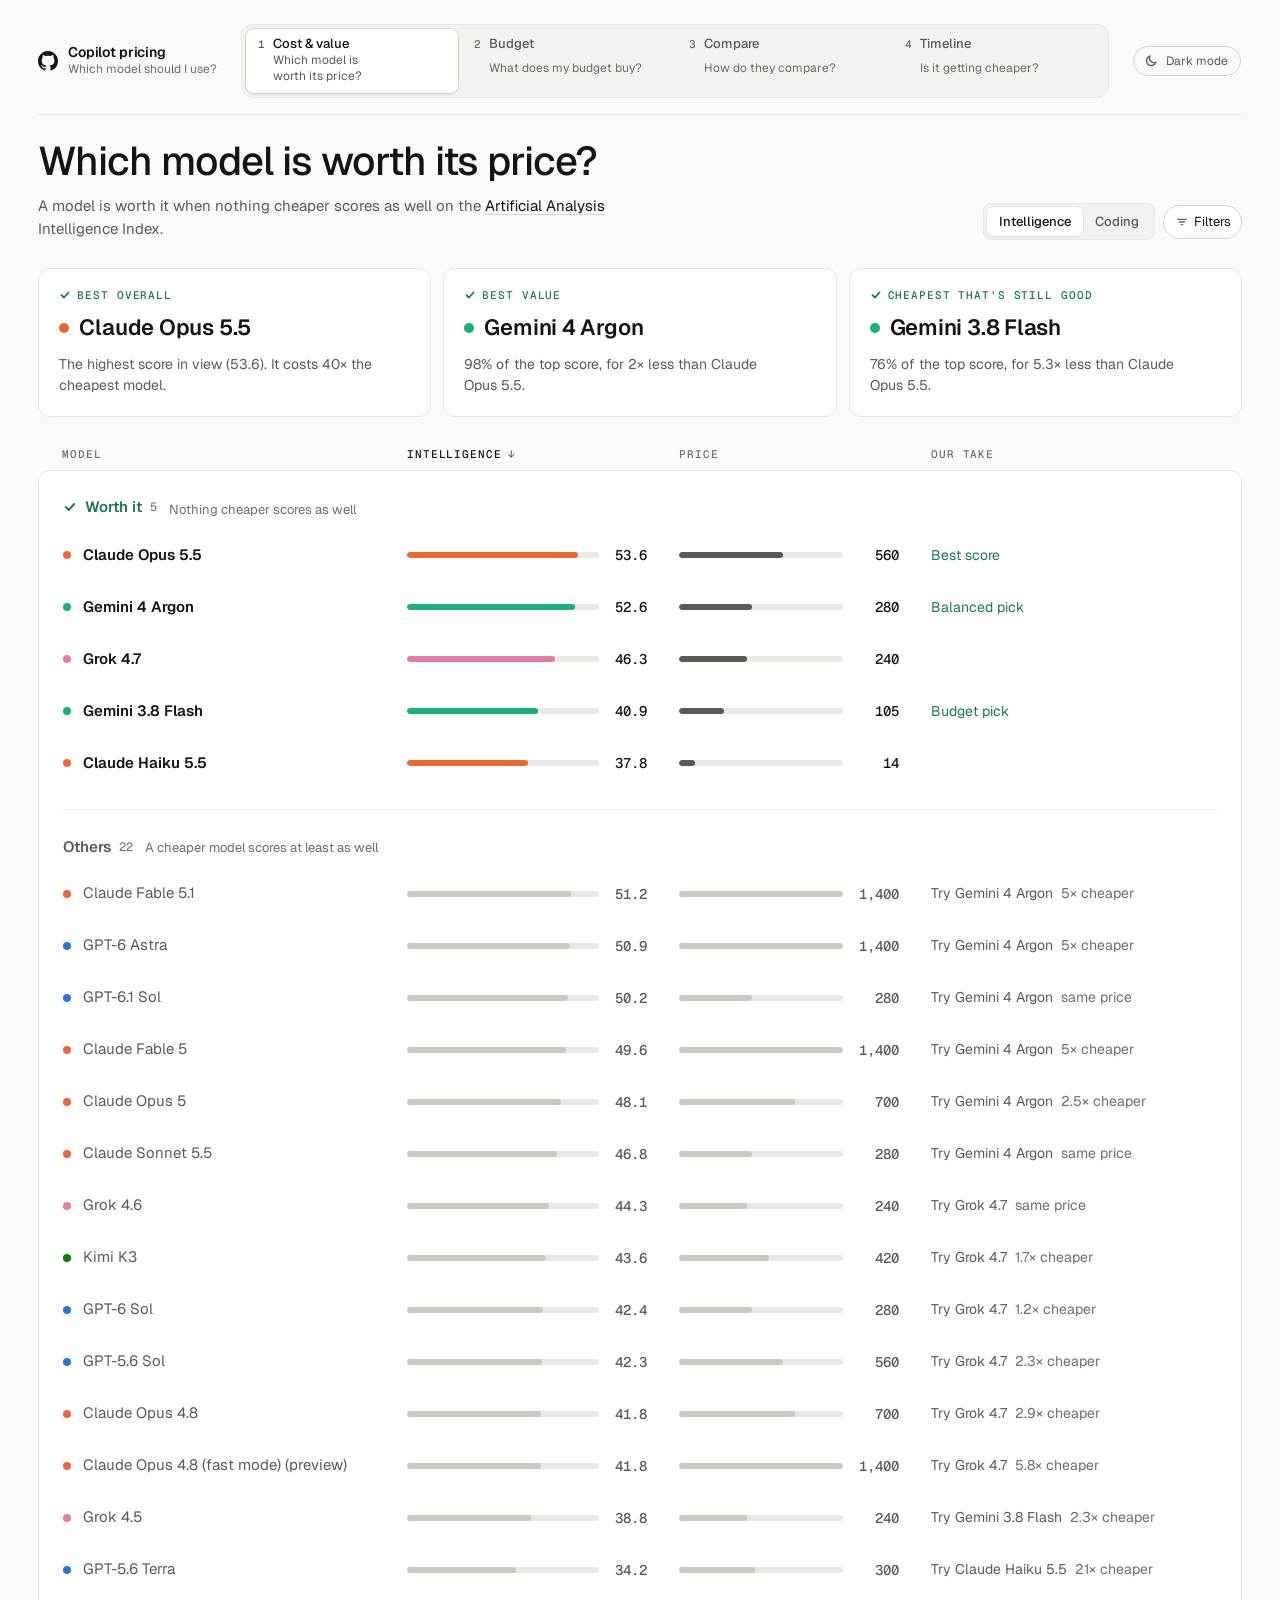
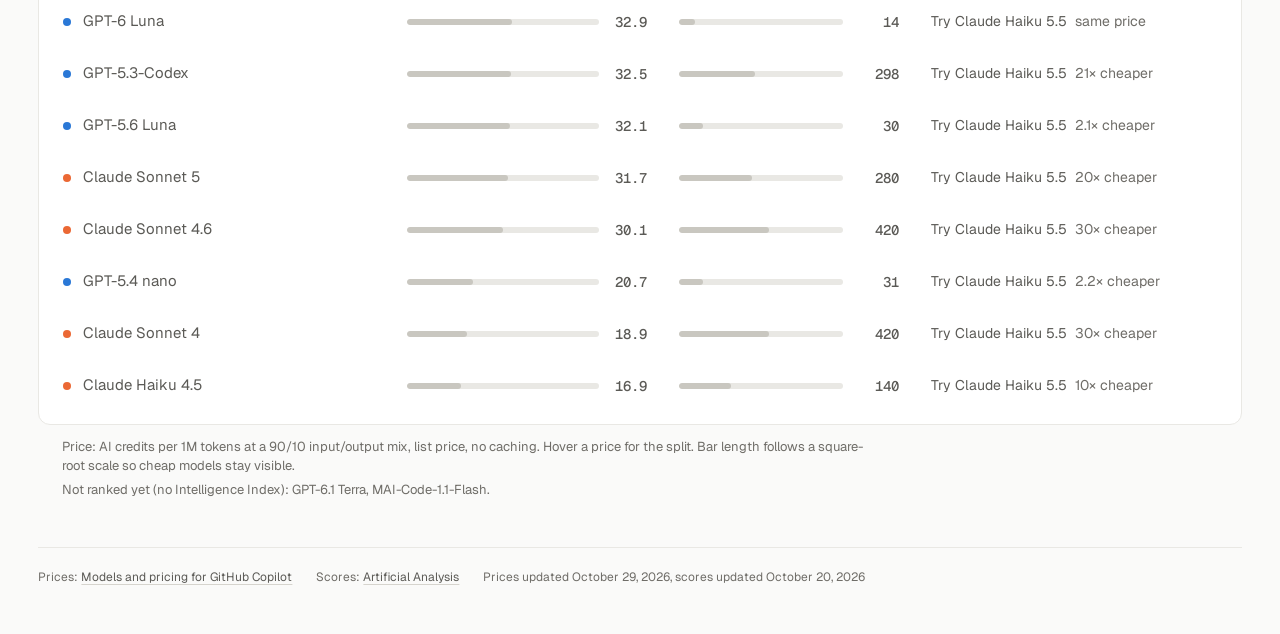
<file: cost.html>
<!doctype html>
<html lang="en">
<head>
<meta charset="utf-8">
<meta name="viewport" content="width=device-width, initial-scale=1, viewport-fit=cover">
<title>Copilot Cost and Value</title>
<meta name="description" content="Which GitHub Copilot model is worth its price: each model's Artificial Analysis score next to its blended price in AI credits, the worth-it models first.">
<link rel="icon" href="data:image/svg+xml,%3Csvg xmlns=%22http://www.w3.org/2000/svg%22 viewBox=%220 0 16 16%22%3E%3Crect x=%221%22 y=%229%22 width=%223%22 height=%226%22 rx=%221%22 fill=%22%232a78d6%22/%3E%3Crect x=%226.5%22 y=%225%22 width=%223%22 height=%2210%22 rx=%221%22 fill=%22%23eb6834%22/%3E%3Crect x=%2212%22 y=%221%22 width=%223%22 height=%2214%22 rx=%221%22 fill=%22%231baf7a%22/%3E%3C/svg%3E">
<link rel="preconnect" href="https://fonts.googleapis.com">
<link rel="preconnect" href="https://fonts.gstatic.com" crossorigin>
<link rel="stylesheet" href="https://fonts.googleapis.com/css2?family=Geist:wght@400;500;600&family=Geist+Mono:wght@400;500&display=swap">

<script>
  try { const t = localStorage.getItem('copilot-pricing-theme'); if (t === 'dark' || t === 'light') document.documentElement.dataset.theme = t; } catch {}
</script>
<style>
/* Cost and value in one list: three picks, then one row per model with its score and its
   blended price as bars, the worth-it models (the Pareto frontier) grouped first. */
:root {
  --bg: #fafaf9;
  --surface: #ffffff;
  --ink: #141413;
  --ink-2: #5b5a56;
  --ink-3: #6f6d68;
  --rule: #e9e8e4;
  --rule-strong: #d6d4ce;
  --hover: #f3f2ef;
  --good: #1a7a4c;
  --bar-dim: #c9c7c0;

  --s-openai: #2a78d6;
  --s-anthropic: #eb6834;
  --s-google: #1baf7a;
  --s-microsoft: #eda100;
  --s-xai: #e87ba4;
  --s-moonshot: #008300;
  --s-other: #8f8d87;

  --font-sans: "Geist", ui-sans-serif, system-ui, -apple-system, "Segoe UI", sans-serif;
  --font-mono: "Geist Mono", ui-monospace, "SF Mono", Menlo, monospace;
  color-scheme: light;
}
@media (prefers-color-scheme: dark) {
  :root:not([data-theme="light"]) {
    --bg: #151514; --surface: #1c1c1b; --ink: #f4f3ef; --ink-2: #b9b7b0; --ink-3: #85837d;
    --rule: #2a2a28; --rule-strong: #3a3a37; --hover: #222221; --good: #86d39b; --bar-dim: #5b5a56;
    --s-openai: #3987e5; --s-anthropic: #d95926; --s-google: #199e70;
    --s-microsoft: #c98500; --s-xai: #d55181; --s-moonshot: #008300; --s-other: #85837d;
    color-scheme: dark;
  }
}
:root[data-theme="dark"] {
  --bg: #151514; --surface: #1c1c1b; --ink: #f4f3ef; --ink-2: #b9b7b0; --ink-3: #85837d;
  --rule: #2a2a28; --rule-strong: #3a3a37; --hover: #222221; --good: #86d39b; --bar-dim: #5b5a56;
  --s-openai: #3987e5; --s-anthropic: #d95926; --s-google: #199e70;
  --s-microsoft: #c98500; --s-xai: #d55181; --s-moonshot: #008300; --s-other: #85837d;
  color-scheme: dark;
}

* { box-sizing: border-box; }
[hidden] { display: none !important; }
html { -webkit-text-size-adjust: 100%; }
body {
  margin: 0;
  background: var(--bg);
  color: var(--ink);
  font: 400 14px/1.5 var(--font-sans);
  -webkit-font-smoothing: antialiased;
}
.app {
  max-width: 96rem;
  margin: 0 auto;
  padding-inline: clamp(16px, 3vw, 40px);
  padding-block: 24px 48px;
}
.mono { font-family: var(--font-mono); font-variant-numeric: tabular-nums; }
.sr { position: absolute; width: 1px; height: 1px; overflow: hidden; clip-path: inset(50%); white-space: nowrap; }
button:focus-visible { outline: 2px solid var(--ink); outline-offset: 2px; }

/* Header: question and rule on the left, score switch and filters on the right */
.intro {
  padding-top: 24px;
  display: flex; flex-wrap: wrap; align-items: flex-end; justify-content: space-between; gap: 16px 40px;
}
h1 {
  font-weight: 500;
  font-size: clamp(28px, 4.2vw, 40px);
  line-height: 1.1;
  letter-spacing: -0.025em;
  margin: 0 0 12px;
  text-wrap: balance;
}
.lede { color: var(--ink-2); font-size: 15px; max-width: 60ch; margin: 0; }
.lede a { color: var(--ink); text-underline-offset: 3px; text-decoration-color: var(--rule-strong); }
.controls { display: flex; align-items: center; gap: 8px; }
.segmented {
  display: inline-flex; padding: 3px; border-radius: 8px;
  background: var(--hover); border: 1px solid var(--rule);
}
.segmented button {
  appearance: none; border: 0; background: transparent; color: var(--ink-2);
  font: 500 13px/1 var(--font-sans); padding: 8px 12px; border-radius: 6px; white-space: nowrap; cursor: pointer;
  transition: background .15s, color .15s, box-shadow .15s;
}
.segmented button[aria-pressed="true"] {
  background: var(--surface); color: var(--ink);
  box-shadow: 0 1px 2px rgb(0 0 0 / .06), 0 0 0 1px var(--rule);
}

/* Filters: one button, provider and class chips in its panel (opened by shared.js) */
.fb-item { position: relative; }
.filters-btn {
  appearance: none; display: inline-flex; align-items: center; gap: 8px; min-height: 36px; padding: 0 12px;
  border: 1px solid var(--rule-strong); border-radius: 8px; background: var(--surface); color: var(--ink);
  font: 500 13px/1 var(--font-sans); white-space: nowrap; cursor: pointer; transition: background .15s, border-color .15s;
}
.filters-btn:hover, .filters-btn[aria-expanded="true"] { background: var(--hover); }
.filters-btn.on { border-color: var(--ink-3); }
.filters-btn svg { width: 14px; height: 14px; fill: none; stroke: var(--ink-2); stroke-width: 1.5; stroke-linecap: round; }
.filters-btn .badge {
  display: inline-grid; place-items: center; min-width: 18px; height: 18px; padding: 0 5px; border-radius: 9px;
  background: var(--ink); color: var(--surface); font: 600 11px/1 var(--font-mono);
}
.fb-pop.filters { left: auto; right: 0; width: 360px; padding: 18px; display: flex; flex-direction: column; gap: 18px; }
.f-group { display: flex; flex-direction: column; gap: 10px; }
.f-label { font: 500 11px/1 var(--font-mono); letter-spacing: .08em; text-transform: uppercase; color: var(--ink-3); }
.f-chips { display: flex; flex-wrap: wrap; gap: 6px; }
.fchip {
  appearance: none; display: inline-flex; align-items: center; gap: 6px; min-height: 30px; padding: 0 10px;
  border: 1px solid var(--rule-strong); border-radius: 999px; background: transparent; color: var(--ink-2);
  font: 400 13px/1 var(--font-sans); white-space: nowrap; cursor: pointer; transition: background .15s, border-color .15s, color .15s;
}
.fchip:hover { color: var(--ink); }
.fchip[aria-pressed="true"] { background: var(--hover); border-color: var(--ink-3); color: var(--ink); }
.fchip .sw { width: 7px; height: 7px; border-radius: 50%; background: var(--c, var(--ink-3)); flex: none; }
.f-foot { display: flex; align-items: center; justify-content: space-between; padding-top: 14px; border-top: 1px solid var(--rule); }
.f-clear { appearance: none; border: 0; background: transparent; padding: 0; color: var(--ink-2); font: 400 13px/1 var(--font-sans); cursor: pointer; }
.f-clear:hover { color: var(--ink); }
.f-show { appearance: none; border: 0; background: var(--ink); color: var(--surface); padding: 8px 14px; border-radius: 6px; font: 500 13px/1 var(--font-sans); cursor: pointer; }

/* Picks */
.content { padding-top: 28px; }
.picks { display: grid; grid-template-columns: repeat(3, minmax(0, 1fr)); gap: 12px; }
.pick {
  background: var(--surface); border: 1px solid var(--rule); border-radius: 12px; padding: 20px;
  display: flex; flex-direction: column; gap: 10px;
}
.pick .k, .group-h .t {
  display: flex; align-items: center; gap: 6px;
  font: 500 11px/1 var(--font-mono); letter-spacing: .08em; text-transform: uppercase; color: var(--good);
}
.check { width: 12px; height: 12px; flex: none; fill: none; stroke: currentColor; stroke-width: 1.8; stroke-linecap: round; stroke-linejoin: round; }
.pick .nm { display: flex; align-items: center; gap: 10px; font-size: 22px; font-weight: 600; letter-spacing: -0.01em; }
.pick .nm::before { content: ""; width: 10px; height: 10px; border-radius: 50%; background: var(--c); flex: none; }
.pick .why { font-size: 14px; color: var(--ink-2); text-wrap: pretty; }

/* The list: sortable heads above a card, worth-it group then the others */
.list { margin-top: 32px; }
.cols { display: grid; grid-template-columns: minmax(0, 1.2fr) 240px 220px minmax(0, 1.1fr); align-items: center; column-gap: 32px; padding: 0 24px; }
.heads { align-items: end; }
.heads button {
  appearance: none; border: 0; background: transparent; padding: 0 0 10px; display: flex; align-items: center; gap: 6px;
  font: 500 11px/1 var(--font-mono); letter-spacing: .08em; text-transform: uppercase; color: var(--ink-3);
  cursor: pointer; white-space: nowrap;
}
.heads button:hover, .heads button[aria-pressed="true"] { color: var(--ink); }
.heads .arrow { letter-spacing: 0; color: var(--ink-2); }
.card { background: var(--surface); border: 1px solid var(--rule); border-radius: 12px; padding-bottom: 12px; }
.group-h { display: flex; align-items: baseline; gap: 12px; padding: 28px 24px 10px; }
.group-h .t { font: 600 15px/1 var(--font-sans); letter-spacing: 0; text-transform: none; gap: 8px; }
.group-h .t .check { width: 14px; height: 14px; }
.group-h.others .t { color: var(--ink-2); }
.group-h .n { font: 400 12px/1 var(--font-mono); color: var(--ink-3); }
.group-h .sub { font-size: 13px; color: var(--ink-3); }
.group-sep { height: 1px; background: var(--rule); margin: 20px 24px 0; }
.row { height: 52px; color: var(--ink-2); }
.row.worth { color: var(--ink); }
.row .m { display: flex; align-items: center; gap: 12px; min-width: 0; font-size: 15px; white-space: nowrap; }
.row.worth .m { font-weight: 600; }
.row .m::before { content: ""; width: 8px; height: 8px; border-radius: 50%; background: var(--c); flex: none; }
.row .m span { overflow: hidden; text-overflow: ellipsis; }
.meter { display: grid; grid-template-columns: minmax(0, 1fr) 44px; align-items: center; gap: 12px; }
.meter.score { grid-template-columns: minmax(0, 1fr) 36px; }
.meter .track { height: 6px; border-radius: 3px; background: var(--rule); overflow: hidden; }
.meter .fill { display: block; height: 100%; border-radius: 3px; background: var(--bar-dim); }
.row.worth .score .fill { background: var(--c); }
.row.worth .price .fill { background: var(--ink-2); }
.meter.price .fill { min-width: 3px; }
.meter .v { font: 500 14px/1 var(--font-mono); text-align: right; font-variant-numeric: tabular-nums; }
.meter.price { cursor: help; }
.take { display: flex; align-items: baseline; gap: 8px; min-width: 0; font-size: 14px; white-space: nowrap; }
.take .a { overflow: hidden; text-overflow: ellipsis; }
.row.worth .take .a { color: var(--good); }
.take .b { color: var(--ink-3); }
.row.focus-flash { animation: focus-flash 1.6s ease-out 2; border-radius: 8px; }
.note { margin: 12px 0 0 24px; font-size: 13px; color: var(--ink-3); max-width: 90ch; }
.note + .note { margin-top: 4px; }
.empty { padding: 48px 24px; text-align: center; color: var(--ink-3); }
.empty button { appearance: none; border: 0; background: none; padding: 0; color: var(--ink-2); font: inherit; text-decoration: underline; text-underline-offset: 3px; cursor: pointer; }

footer {
  margin-top: 48px; padding-top: 20px; border-top: 1px solid var(--rule);
  color: var(--ink-3); font-size: 12px;
  display: flex; flex-wrap: wrap; gap: 6px 24px;
}
footer a { color: var(--ink-2); text-underline-offset: 3px; text-decoration-color: var(--rule-strong); }

@media (max-width: 1100px) {
  .cols { grid-template-columns: minmax(0, 1fr) 180px 170px minmax(0, 1fr); column-gap: 20px; }
}
/* Narrow: each row on two lines, name and take above, the two bars below; heads become a sort switch */
@media (max-width: 760px) {
  .picks { grid-template-columns: minmax(0, 1fr); gap: 8px; }
  .pick { padding: 14px 16px; gap: 6px; }
  .pick .nm { font-size: 18px; }
  .controls { flex-wrap: wrap; }
  .fb-pop.filters { width: auto; left: 0; right: 0; }
  .heads { display: flex; flex-wrap: wrap; gap: 4px 16px; padding: 0 4px; }
  .cols:not(.heads) {
    grid-template-columns: minmax(0, 1fr) minmax(0, 1fr); grid-template-areas: "m m" "s p" "t t";
    row-gap: 8px; column-gap: 16px; padding: 10px 16px;
  }
  .row { height: auto; }
  .row .m { grid-area: m; }
  .row .score { grid-area: s; }
  .row .price { grid-area: p; }
  .row .take { grid-area: t; white-space: normal; }
  .group-h { padding: 20px 16px 6px; flex-wrap: wrap; }
  .group-sep { margin-inline: 16px; }
  .note { margin-left: 4px; }
}
@media (prefers-reduced-motion: reduce) {
  * { transition: none !important; }
}
</style>
<link rel="stylesheet" href="site.css">
</head>
<body>
<div class="app">
  <div class="masthead">
    <nav class="site-nav" aria-label="Pages">
      <a class="brand" href="./"><svg viewBox="0 0 16 16" aria-hidden="true"><path d="M8 0c4.42 0 8 3.58 8 8a8.01 8.01 0 0 1-5.45 7.59c-.4.08-.55-.17-.55-.38 0-.27.01-1.13.01-2.2 0-.75-.25-1.23-.54-1.48 1.78-.2 3.65-.88 3.65-3.95 0-.88-.31-1.59-.82-2.15.08-.2.36-1.02-.08-2.12 0 0-.67-.22-2.2.82-.64-.18-1.32-.27-2-.27-.68 0-1.36.09-2 .27-1.53-1.03-2.2-.82-2.2-.82-.44 1.1-.16 1.92-.08 2.12-.51.56-.82 1.28-.82 2.15 0 3.06 1.86 3.75 3.64 3.95-.23.2-.44.55-.51 1.07-.46.21-1.61.55-2.33-.66-.15-.24-.6-.83-1.23-.82-.67.01-.27.38.01.53.34.19.73.9.82 1.13.16.45.68 1.31 2.69.94 0 .67.01 1.3.01 1.49 0 .21-.15.45-.55.38A7.995 7.995 0 0 1 0 8c0-4.42 3.58-8 8-8Z"/></svg><span class="b-t"><span class="b-name">Copilot pricing</span><span class="q">Which model should I use?</span></span></a>
      <button type="button" class="steps-btn" aria-expanded="false" aria-controls="steps"><span class="n">1</span>Cost &amp; value<svg viewBox="0 0 12 12" aria-hidden="true"><path d="M3 4.5 6 7.5 9 4.5"/></svg></button>
      <ol class="steps" id="steps">
        <li><a href="cost.html" aria-current="page"><span class="n">1</span><span class="t">Cost &amp; value</span><span class="q">Which model is worth its price?</span></a></li>
        <li><a href="tokens.html"><span class="n">2</span><span class="t">Budget</span><span class="q">What does my budget buy?</span></a></li>
        <li><a href="compare.html"><span class="n">3</span><span class="t">Compare</span><span class="q">How do they compare?</span></a></li>
        <li><a href="timeline.html"><span class="n">4</span><span class="t">Timeline</span><span class="q">Is it getting cheaper?</span></a></li>
      </ol>
    </nav>
    <button type="button" class="theme-btn" id="theme-toggle" aria-pressed="false">
      <svg class="moon" viewBox="0 0 16 16" aria-hidden="true"><path d="M13.5 9.5A5.5 5.5 0 0 1 6.5 2.5a5.5 5.5 0 1 0 7 7Z"/></svg>
      <svg class="sun" viewBox="0 0 16 16" aria-hidden="true"><circle cx="8" cy="8" r="3"/><path d="M8 1.5v1.5M8 13v1.5M1.5 8H3M13 8h1.5M3.4 3.4l1 1M11.6 11.6l1 1M3.4 12.6l1-1M11.6 4.4l1-1"/></svg>
      <span id="theme-label">Dark mode</span>
    </button>
  </div>

  <header class="intro">
    <div>
      <h1>Which model is worth its price?</h1>
      <p class="lede">A model is worth it when nothing cheaper scores as well on the <a href="https://artificialanalysis.ai/" target="_blank" rel="noopener">Artificial Analysis</a> <span class="m-label">Intelligence Index</span>.</p>
    </div>
    <div class="controls">
      <div class="segmented" role="group" aria-label="Score"><button type="button" data-metric="intelligence" aria-pressed="true">Intelligence</button><button type="button" data-metric="coding" aria-pressed="false">Coding</button></div>
      <div class="fb-item">
        <button type="button" class="filters-btn fb-btn" id="filters-btn" aria-expanded="false" aria-controls="pop-filters"><svg viewBox="0 0 14 14" aria-hidden="true"><path d="M2 4h10M4 7h6M6 10h2"/></svg>Filters<span class="badge" id="f-badge" hidden></span></button>
        <div class="fb-pop filters" id="pop-filters" hidden>
          <div class="f-group" role="group" aria-labelledby="fl-provider"><span class="f-label" id="fl-provider">Provider</span><div class="f-chips" id="providers"></div></div>
          <div class="f-group" role="group" aria-labelledby="fl-class"><span class="f-label" id="fl-class">Class</span><div class="f-chips" id="categories"></div></div>
          <div class="f-foot">
            <button type="button" class="f-clear" id="f-clear">Clear all</button>
            <button type="button" class="f-show" id="f-show">Show <span id="f-n">0</span> models</button>
          </div>
        </div>
      </div>
    </div>
  </header>

  <main class="content">
    <div class="picks" id="picks" role="group" aria-label="Picks"></div>

    <div class="list">
      <div class="cols heads" role="group" aria-label="Sort by" id="heads">
        <button type="button" data-sort="model">Model<span class="arrow"></span></button>
        <button type="button" data-sort="score"><span class="m-label">Intelligence</span><span class="arrow"></span></button>
        <button type="button" data-sort="price" title="Credits per 1M tokens, blended by the input/output mix">Price<span class="arrow"></span></button>
        <button type="button" data-sort="verdict">Our take<span class="arrow"></span></button>
      </div>
      <div class="card" id="card"></div>
      <p class="note" id="price-note"></p>
      <p class="note" id="unscored-note" hidden></p>
    </div>

    <footer>
      <span>Prices: <a href="https://docs.github.com/en/copilot/reference/copilot-billing/models-and-pricing" target="_blank" rel="noopener">Models and pricing for GitHub Copilot</a></span>
      <span>Scores: <a href="https://artificialanalysis.ai/" target="_blank" rel="noopener">Artificial Analysis</a></span>
      <span id="updated"></span>
    </footer>
  </main>
</div>

<script src="shared.js"></script>
<script>
// Data: data/models.csv (scripts/update-pricing.mjs) and data/scores.csv (scripts/update-scores.mjs).
const NUMERIC = ['input', 'cachedInput', 'cacheWrite', 'output', 'intelligence', 'coding'];
// Score switch: column in data/scores.csv → labels.
const METRICS = {
  intelligence: { label: 'Intelligence Index', short: 'Intelligence' },
  coding: { label: 'Coding Index', short: 'Coding' },
};

function parseCSV(text) {
  const out = [];
  let row = [], field = '', q = false;
  for (let i = 0; i < text.length; i++) {
    const ch = text[i];
    if (q) {
      if (ch === '"' && text[i + 1] === '"') { field += '"'; i++; }
      else if (ch === '"') q = false;
      else field += ch;
    } else if (ch === '"') q = true;
    else if (ch === ',') { row.push(field); field = ''; }
    else if (ch === '\n') { row.push(field.replace(/\r$/, '')); out.push(row); row = []; field = ''; }
    else field += ch;
  }
  if (field || row.length) { row.push(field); out.push(row); }
  const [head, ...data] = out;
  return data.map((r, id) => {
    const m = { id };
    head.forEach((h, i) => {
      const v = r[i] ?? '';
      m[h] = v === '' ? null : NUMERIC.includes(h) ? Number(v) : v;
    });
    return m;
  });
}

const text = url => fetch(url, { cache: 'no-cache' }).then(r => { if (!r.ok) throw new Error(`${url}: ${r.status}`); return r.text(); });
const json = url => fetch(url, { cache: 'no-cache' }).then(r => (r.ok ? r.json() : {})).catch(() => ({}));
Promise.all([text('data/models.csv'), text('data/scores.csv'), json('data/meta.json'), json('data/scores-meta.json')])
  .then(([models, scores, meta, scoresMeta]) => init(parseCSV(models), parseCSV(scores), meta, scoresMeta), err => {
    console.error(err);
    const p = document.createElement('p');
    p.className = 'empty';
    p.textContent = 'Couldn’t load data/models.csv or data/scores.csv. Serve the page over HTTP (python3 -m http.server).';
    document.getElementById('card').replaceChildren(p);
  });

function init(ALL, SCORES, meta, scoresMeta) {
  const KNOWN = [
    { name: 'OpenAI', color: '--s-openai' },
    { name: 'Anthropic', color: '--s-anthropic' },
    { name: 'Google', color: '--s-google' },
    { name: 'Microsoft', color: '--s-microsoft' },
    { name: 'xAI', color: '--s-xai' },
    { name: 'Moonshot AI', color: '--s-moonshot' },
  ];
  // Default tier only, joined with its scores. Models without the selected index are named under the list.
  const scoreOf = new Map(SCORES.map(s => [s.model, s]));
  const DEFAULT = ALL.filter(m => m.tier === 'default').map(m => ({ ...m, score: scoreOf.get(m.model) || {} }));
  const MODELS = DEFAULT.filter(m => Object.keys(METRICS).some(k => m.score[k] != null));
  const hasScore = m => m.score[state.metric] != null;
  const otherMetric = () => Object.keys(METRICS).find(k => k !== state.metric);

  const present = new Set(MODELS.map(m => m.provider));
  const PROVIDERS = [
    ...KNOWN.filter(p => present.has(p.name)),
    ...[...present].filter(n => !KNOWN.some(p => p.name === n)).map(name => ({ name, color: '--s-other' })),
  ];
  const CAT_ORDER = ['Lightweight', 'Versatile', 'Powerful'];
  const presentCats = new Set(MODELS.map(m => m.category));
  const CATEGORIES = [...CAT_ORDER.filter(c => presentCats.has(c)), ...[...presentCats].filter(c => !CAT_ORDER.includes(c))];

  const fmtDate = s => new Date(s + 'T00:00:00').toLocaleDateString('en-US', { dateStyle: 'long' });
  $('updated').textContent = [meta.updated && 'Prices updated ' + fmtDate(meta.updated),
    scoresMeta.updated && 'scores updated ' + fmtDate(scoresMeta.updated)].filter(Boolean).join(', ');

  const colorOf = p => `var(${(PROVIDERS.find(x => x.name === p) || KNOWN.find(x => x.name === p))?.color || '--s-other'})`;
  // Prices are held in USD and shown in AI credits.
  const { credits } = CopilotShared;
  const score = v => (Math.round(v * 10) / 10).toFixed(1);
  const ratio = r => (r < 10 ? String(Math.round(r * 10) / 10) : String(Math.round(r)));

  const DEFAULT_IN = 90;
  const DEFAULT_METRIC = 'intelligence';
  const SORT_DIR = { model: 1, score: -1, price: 1, verdict: -1 };
  // Filters: an empty selection means every provider (or class), a chosen one narrows the list.
  const state = { metric: DEFAULT_METRIC, inPct: DEFAULT_IN, sort: 'score', dir: -1, fp: new Set(), fc: new Set() };
  const validPct = v => Number.isFinite(v) && v >= 0 && v <= 100;
  try {
    const saved = JSON.parse(localStorage.getItem('copilot-value-view') || 'null');
    if (saved?.metric in METRICS) state.metric = saved.metric;
    if (saved?.sort in SORT_DIR && (saved.dir === 1 || saved.dir === -1)) { state.sort = saved.sort; state.dir = saved.dir; }
  } catch {}
  // Mix, providers and classes follow the reader across pages (shared.js keeps them as "what is on").
  const shared = CopilotShared.read();
  if (validPct(shared.inPct)) state.inPct = shared.inPct;
  const narrowTo = (all, on) => (on && on.size && on.size < all.length ? new Set(on) : new Set());
  state.fp = narrowTo(PROVIDERS.map(p => p.name), CopilotShared.restore(PROVIDERS.map(p => p.name), shared.active, shared.known));
  state.fc = narrowTo(CATEGORIES, CopilotShared.restore(CATEGORIES, shared.cats, shared.knownCats));
  const focusModel = CopilotShared.takeFocus();
  // A shared link (?score=coding&in=80) wins over the saved state.
  const query = new URLSearchParams(location.search);
  if (query.has('in') && validPct(Number(query.get('in')))) state.inPct = Number(query.get('in'));
  if (query.get('score') in METRICS) state.metric = query.get('score');

  const save = () => {
    const on = (all, sel) => (sel.size ? [...sel] : all);
    CopilotShared.write({ inPct: state.inPct, active: on(PROVIDERS.map(p => p.name), state.fp), known: PROVIDERS.map(p => p.name),
      cats: on(CATEGORIES, state.fc), knownCats: CATEGORIES });
    try { localStorage.setItem('copilot-value-view', JSON.stringify({ metric: state.metric, sort: state.sort, dir: state.dir })); } catch {}
    const q = new URLSearchParams(location.search);
    if (state.metric === DEFAULT_METRIC) q.delete('score'); else q.set('score', state.metric);
    if (state.inPct === DEFAULT_IN) q.delete('in'); else q.set('in', state.inPct);
    const s = q.toString();
    try { history.replaceState(null, '', s ? '?' + s : location.pathname); } catch {}
  };

  function $(id) { return document.getElementById(id); }
  function el(tag, cls, text) {
    const n = document.createElement(tag);
    if (cls) n.className = cls;
    if (text != null) n.textContent = text;
    return n;
  }
  const CHECK = '<svg class="check" viewBox="0 0 12 12" aria-hidden="true"><path d="M2.5 6.2 5 8.5 9.5 3.5"/></svg>';

  // Filter chips
  function chipsFor(box, items, set, color) {
    return new Map(items.map(name => {
      const b = el('button', 'fchip');
      b.type = 'button';
      if (color) b.style.setProperty('--c', color(name));
      b.append(el('span', 'sw'), el('span', null, name));
      b.addEventListener('click', () => { set().has(name) ? set().delete(name) : set().add(name); render(); });
      box.append(b);
      return [name, b];
    }));
  }
  const provChips = chipsFor($('providers'), PROVIDERS.map(p => p.name), () => state.fp, colorOf);
  const catChips = chipsFor($('categories'), CATEGORIES, () => state.fc);
  const clearFilters = () => { state.fp.clear(); state.fc.clear(); render(); };
  $('f-clear').addEventListener('click', clearFilters);
  $('f-show').addEventListener('click', () => $('filters-btn').click());

  const passes = m => (!state.fp.size || state.fp.has(m.provider)) && (!state.fc.size || state.fc.has(m.category));
  const blended = m => { const r = state.inPct / 100; return r * m.input + (1 - r) * m.output; };

  // Pareto frontier: by price ascending (best score first on ties), keep each model that beats every cheaper one.
  function frontier(list) {
    const sorted = [...list].sort((a, b) => a.price - b.price || b.s - a.s);
    const out = [];
    let best = -Infinity;
    for (const p of sorted) if (p.s > best) { out.push(p); best = p.s; }
    return out;
  }

  function render() {
    const k = state.metric, label = METRICS[k].label;
    document.querySelectorAll('[data-metric]').forEach(b => b.setAttribute('aria-pressed', String(b.dataset.metric === k)));
    document.querySelectorAll('.m-label').forEach(n => { n.textContent = n.closest('.heads') ? METRICS[k].short : label; });
    document.querySelectorAll('[data-sort]').forEach(b => {
      const on = b.dataset.sort === state.sort;
      b.setAttribute('aria-pressed', String(on));
      b.querySelector('.arrow').textContent = on ? (state.dir > 0 ? '↑' : '↓') : '';
    });
    const nf = state.fp.size + state.fc.size;
    $('f-badge').hidden = !nf;
    $('f-badge').textContent = nf;
    $('filters-btn').classList.toggle('on', nf > 0);
    $('filters-btn').setAttribute('aria-label', nf ? `Filters, ${nf} on` : 'Filters');
    provChips.forEach((b, n) => b.setAttribute('aria-pressed', String(state.fp.has(n))));
    catChips.forEach((b, n) => b.setAttribute('aria-pressed', String(state.fc.has(n))));

    const pts = MODELS.filter(m => hasScore(m) && passes(m)).map(m => ({ m, price: blended(m), s: m.score[k] }));
    $('f-n').textContent = pts.length;
    const uns = DEFAULT.filter(m => !hasScore(m) && passes(m));
    $('unscored-note').hidden = !uns.length;
    $('unscored-note').textContent = `Not ranked yet (no ${label}): ${uns.map(m => m.model).join(', ')}.`;
    $('price-note').textContent = `Price: AI credits per 1M tokens at a ${state.inPct}/${100 - state.inPct} input/output mix, list price, no caching. `
      + 'Hover a price for the split. Bar length follows a square-root scale so cheap models stay visible.';

    if (!pts.length) {
      $('picks').replaceChildren();
      const p = el('p', 'empty', 'No scored model matches these filters. ');
      const b = el('button', null, 'Clear filters');
      b.type = 'button';
      b.addEventListener('click', clearFilters);
      p.append(b);
      $('card').replaceChildren(p);
      save();
      return;
    }

    const front = frontier(pts), fs = new Set(front), top = front[front.length - 1];
    const bal = front.find(p => p.s >= 0.9 * top.s), bud = front.find(p => p.s >= 0.75 * top.s);
    const roleOf = p => (p === top ? 'Best score' : p === bal ? 'Balanced pick' : p === bud ? 'Budget pick' : '');
    // The cheapest frontier model that scores at least as well: the one to try instead.
    const beater = p => front.filter(f => f.s >= p.s && f.price <= p.price).sort((a, b) => a.price - b.price)[0];

    // Picks: one card per model, in the order of the roles.
    const minPrice = Math.min(...pts.map(p => p.price));
    const seen = new Set();
    const picks = [[top, 'Best overall'], [bal, 'Best value'], [bud, 'Cheapest that’s still good']].filter(([p]) => p && !seen.has(p) && seen.add(p));
    $('picks').replaceChildren(...picks.map(([p, role]) => {
      const d = el('div', 'pick');
      d.style.setProperty('--c', colorOf(p.m.provider));
      const k = el('span', 'k');
      k.innerHTML = CHECK;
      k.append(role);
      const why = p === top
        ? `The highest score in view (${score(p.s)}). It costs ${ratio(p.price / minPrice)}× the cheapest model.`
        : `${Math.round(p.s / top.s * 100)}% of the top score, for ${ratio(top.price / p.price)}× less than ${top.m.model}.`;
      d.append(k, el('span', 'nm', p.m.model), el('span', 'why', why));
      if (/promotion/i.test(p.m.note || '')) d.title = p.m.note;
      return d;
    }));

    // Rows
    const byScore = [...pts].sort((a, b) => b.s - a.s || a.price - b.price);
    const vKey = p => (fs.has(p) ? 1000 + (p === top ? 3 : p === bal ? 2 : p === bud ? 1 : 0) : -(p.price / beater(p).price));
    const keyOf = { model: p => p.m.model, score: p => p.s, price: p => p.price, verdict: vKey };
    const kf = keyOf[state.sort];
    const sorted = byScore.sort((a, b) => {
      const va = kf(a), vb = kf(b);
      const c = typeof va === 'string' ? va.localeCompare(vb) : va - vb;
      return c * state.dir || b.s - a.s || a.price - b.price;
    });
    const sMax = Math.max(k === 'intelligence' ? 60 : 90, ...pts.map(p => p.s));
    const pMax = Math.sqrt(Math.max(...pts.map(p => p.price)));
    const row = p => {
      const on = fs.has(p), d = on ? null : beater(p);
      const r = el('div', 'cols row' + (on ? ' worth' : ''));
      r.dataset.model = p.m.model;
      r.style.setProperty('--c', colorOf(p.m.provider));
      const m = el('span', 'm');
      m.append(el('span', null, p.m.model));
      const meter = (cls, w, v) => {
        const s = el('span', 'meter ' + cls);
        const t = el('span', 'track');
        const f = el('span', 'fill');
        f.style.width = w + '%';
        t.append(f);
        t.setAttribute('aria-hidden', 'true');
        s.append(t, el('span', 'v', v));
        return s;
      };
      const sc = meter('score', p.s / sMax * 100, score(p.s));
      sc.querySelector('.v').prepend(el('span', 'sr', `${label} `));
      const split = `In ${credits(p.m.input)} · Out ${credits(p.m.output)} credits per 1M`;
      const pr = meter('price', Math.sqrt(p.price) / pMax * 100, credits(p.price));
      pr.title = split + (p.m.note ? '\n\n' + p.m.note : '');
      pr.querySelector('.v').prepend(el('span', 'sr', 'Price '));
      pr.append(el('span', 'sr', `credits per 1M tokens (${split})`));
      const take = el('span', 'take');
      take.append(el('span', 'a', on ? roleOf(p) : `Try ${d.m.model}`),
        el('span', 'b', on ? '' : d.price === p.price ? 'same price' : `${ratio(p.price / d.price)}× cheaper`));
      r.append(m, sc, pr, take);
      return r;
    };
    const head = (cls, t, sub, n) => {
      const h = el('div', 'group-h ' + cls);
      const s = el('span', 't');
      if (cls === 'worth') s.innerHTML = CHECK;
      s.append(t, el('span', 'n', String(n)));
      h.append(s, el('span', 'sub', sub));
      return h;
    };
    const worth = sorted.filter(p => fs.has(p)), others = sorted.filter(p => !fs.has(p));
    const parts = [head('worth', 'Worth it', 'Nothing cheaper scores as well', worth.length), ...worth.map(row)];
    if (others.length) parts.push(el('div', 'group-sep'), head('others', 'Others', 'A cheaper model scores at least as well', others.length), ...others.map(row));
    $('card').replaceChildren(...parts);
    save();
  }

  // Controls
  document.querySelectorAll('[data-metric]').forEach(b =>
    b.addEventListener('click', () => { state.metric = b.dataset.metric; render(); }));
  document.querySelectorAll('[data-sort]').forEach(b => b.addEventListener('click', () => {
    const key = b.dataset.sort;
    if (state.sort === key) state.dir = -state.dir; else { state.sort = key; state.dir = SORT_DIR[key]; }
    render();
  }));

  // Theme: shared with the other pages, follows the system until the user picks one.
  const THEME = 'copilot-pricing-theme';
  const darkMQ = matchMedia('(prefers-color-scheme: dark)');
  const isDark = () => {
    const t = document.documentElement.dataset.theme;
    return t ? t === 'dark' : darkMQ.matches;
  };
  const syncTheme = () => {
    const dark = isDark();
    document.documentElement.classList.toggle('is-dark', dark);
    $('theme-toggle').setAttribute('aria-pressed', String(dark));
    $('theme-label').textContent = dark ? 'Light mode' : 'Dark mode';
  };
  $('theme-toggle').addEventListener('click', () => {
    const next = isDark() ? 'light' : 'dark';
    document.documentElement.dataset.theme = next;
    try { localStorage.setItem(THEME, next); } catch {}
    syncTheme();
  });
  darkMQ.addEventListener('change', syncTheme);
  syncTheme();

  // Arriving from another page (?focus=<model>): make sure its row is in view, then point to it.
  if (focusModel) {
    const m = DEFAULT.find(o => o.model === focusModel);
    if (m && !hasScore(m) && m.score[otherMetric()] != null) state.metric = otherMetric();
    if (m && hasScore(m)) {
      if (state.fp.size) state.fp.add(m.provider);
      if (state.fc.size) state.fc.add(m.category);
    }
  }
  render();
  if (focusModel) {
    const r = [...document.querySelectorAll('.row')].find(n => n.dataset.model === focusModel);
    if (r) { r.scrollIntoView({ block: 'center' }); r.classList.add('focus-flash'); }
  }
}
</script>
</body>
</html>
</file>
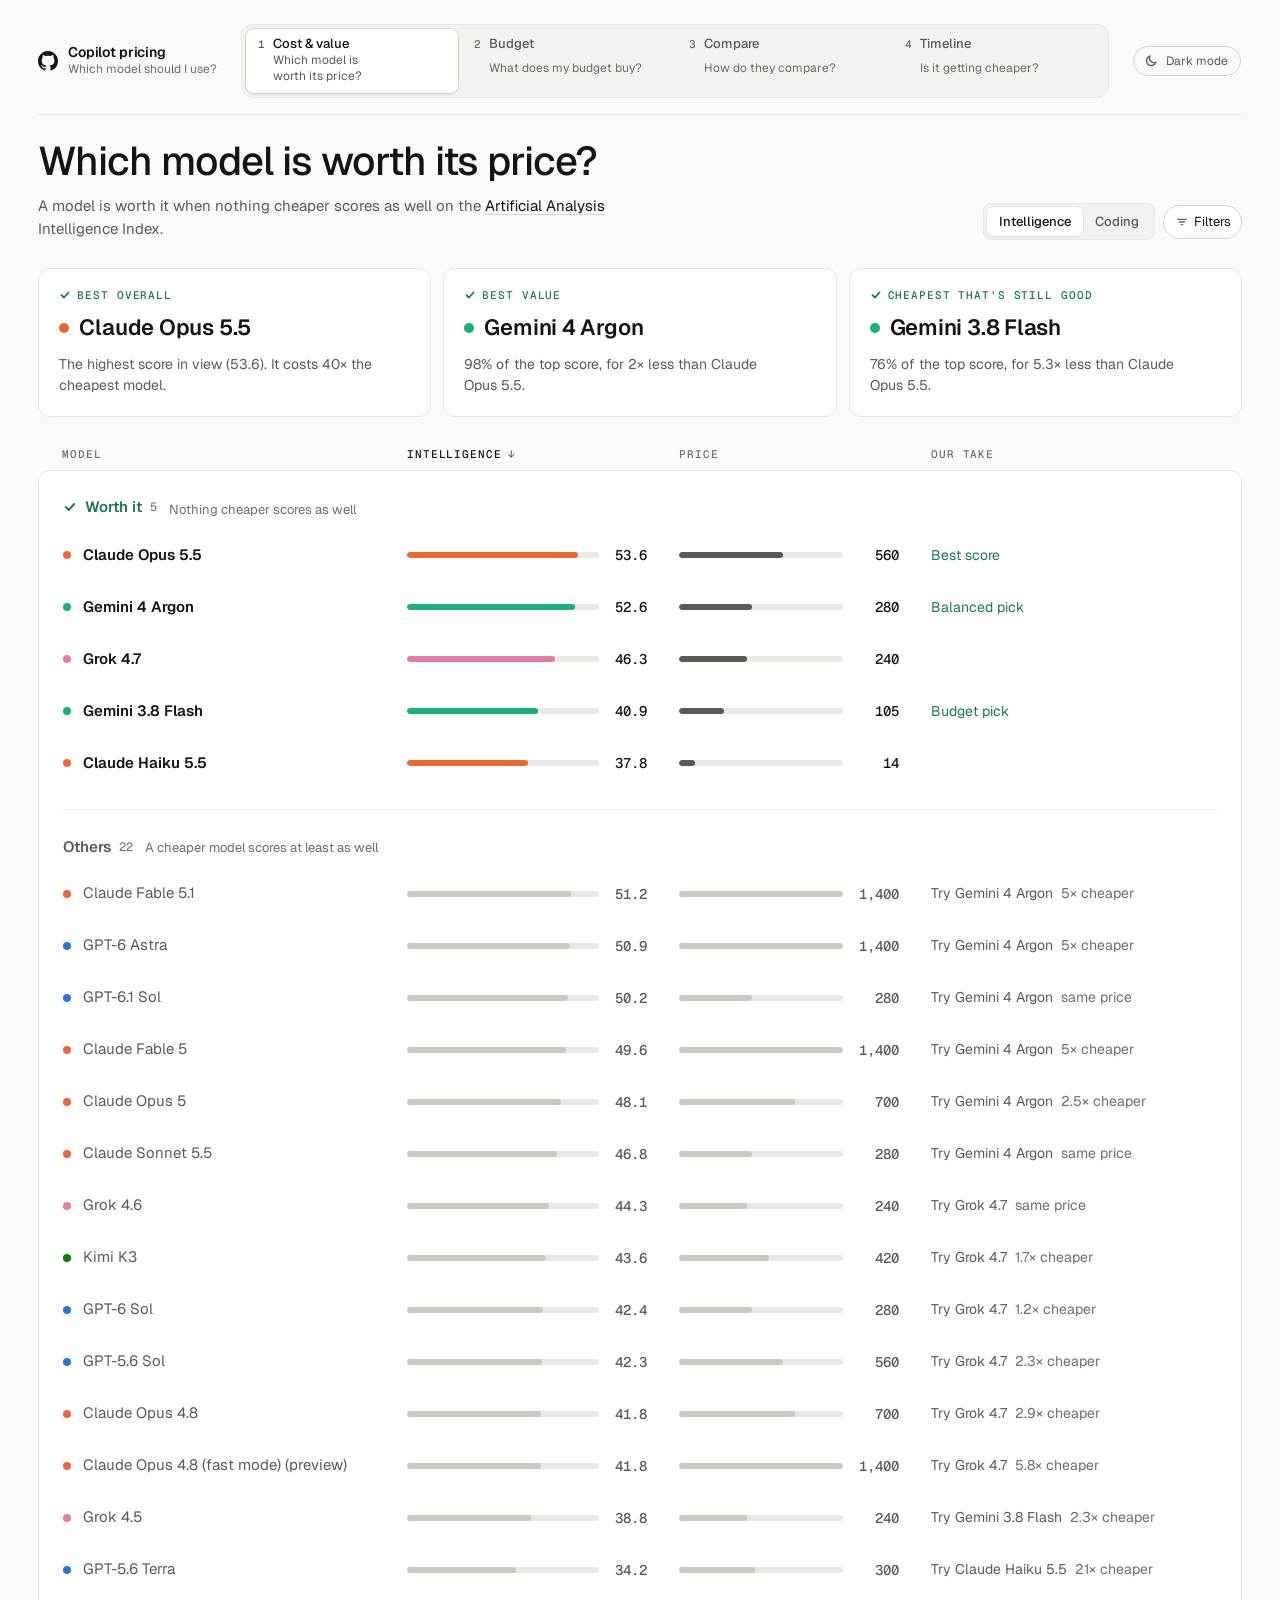
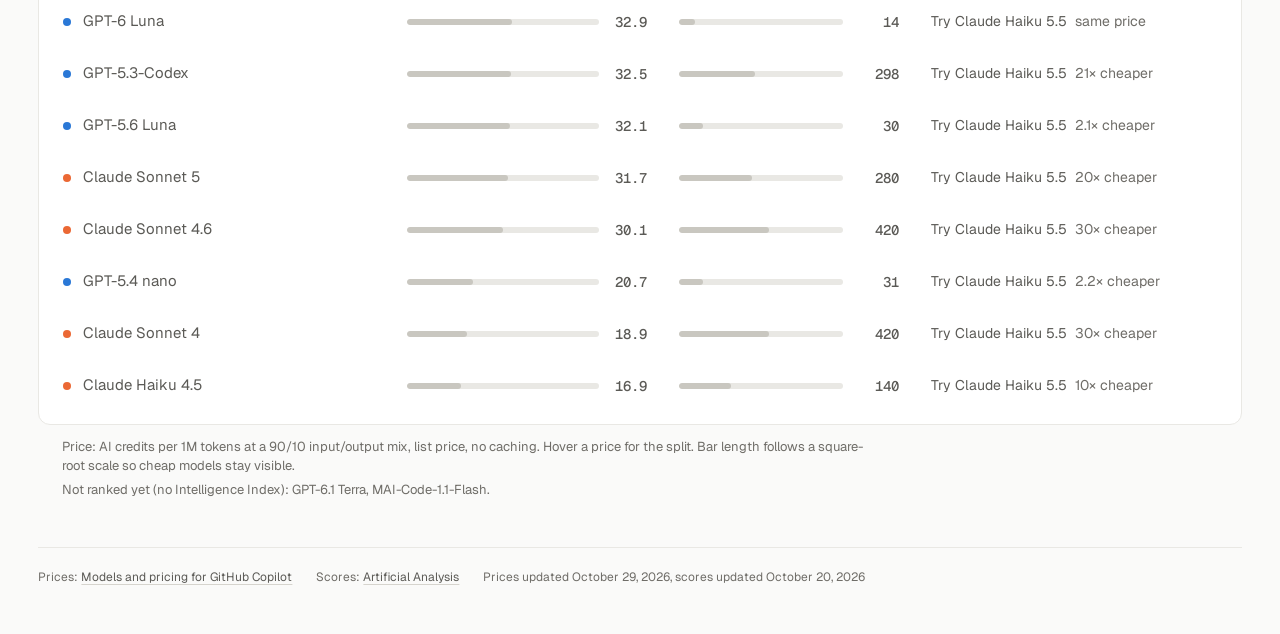
<file: performance.html>
<!doctype html>
<html lang="en">
<head>
<meta charset="utf-8">
<title>Copilot Cost and Value</title>
<meta name="robots" content="noindex">
<!-- The Value page is now part of 1 · Cost & value: keep old links (?score=, ?in=, ?focus=) working. -->
<script>location.replace('cost.html' + location.search + location.hash);</script>
<meta http-equiv="refresh" content="0; url=cost.html">
</head>
<body><p><a href="cost.html">Cost &amp; value moved here →</a></p></body>
</html>
</file>
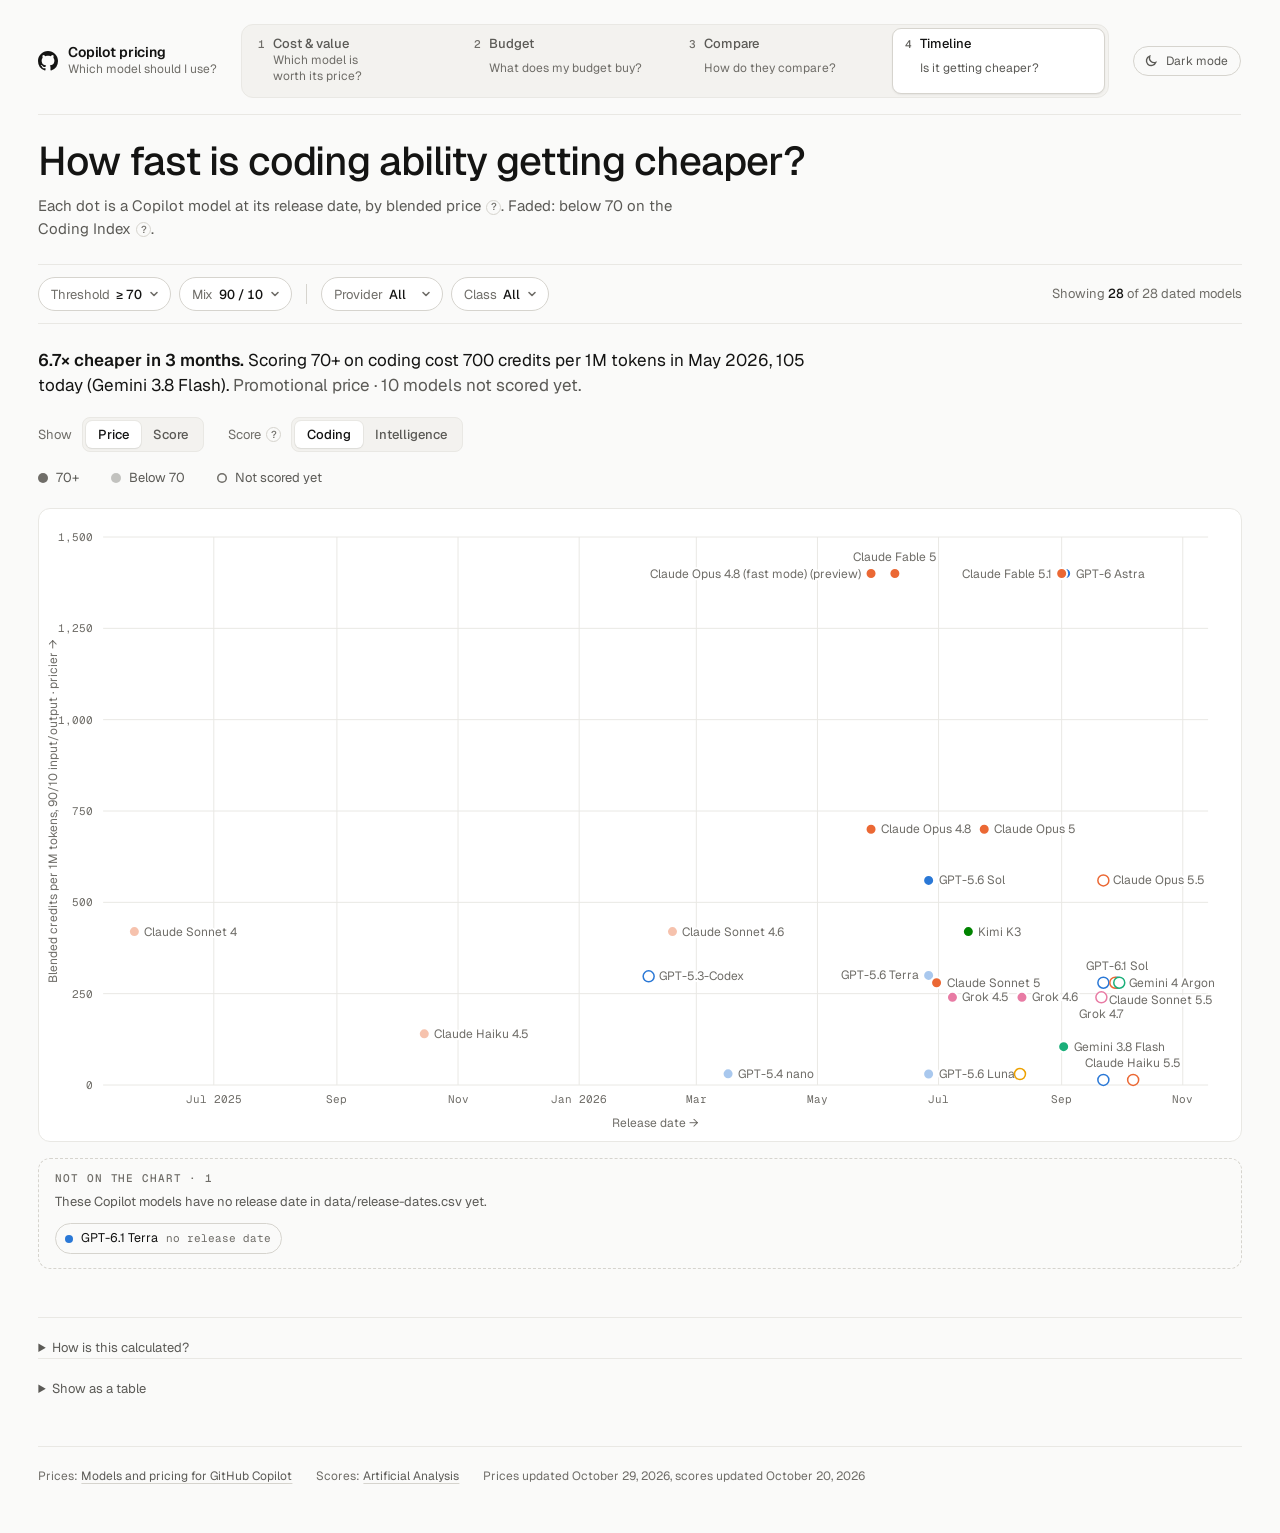
<file: timeline.html>
<!doctype html>
<html lang="en">
<head>
<meta charset="utf-8">
<meta name="viewport" content="width=device-width, initial-scale=1, viewport-fit=cover">
<title>Copilot Models Over Time</title>
<meta name="description" content="GitHub Copilot models placed by release date: how the cheapest model reaching a given Artificial Analysis score gets cheaper over time, and how the best score rises.">
<link rel="icon" href="data:image/svg+xml,%3Csvg xmlns=%22http://www.w3.org/2000/svg%22 viewBox=%220 0 16 16%22%3E%3Crect x=%221%22 y=%229%22 width=%223%22 height=%226%22 rx=%221%22 fill=%22%232a78d6%22/%3E%3Crect x=%226.5%22 y=%225%22 width=%223%22 height=%2210%22 rx=%221%22 fill=%22%23eb6834%22/%3E%3Crect x=%2212%22 y=%221%22 width=%223%22 height=%2214%22 rx=%221%22 fill=%22%231baf7a%22/%3E%3C/svg%3E">
<link rel="preconnect" href="https://fonts.googleapis.com">
<link rel="preconnect" href="https://fonts.gstatic.com" crossorigin>
<link rel="stylesheet" href="https://fonts.googleapis.com/css2?family=Geist:wght@400;500;600&family=Geist+Mono:wght@400;500&display=swap">

<script>
  try { const t = localStorage.getItem('copilot-pricing-theme'); if (t === 'dark' || t === 'light') document.documentElement.dataset.theme = t; } catch {}
</script>
<style>
/* Same design language as tokens.html (tokens, nav, filters, tooltip, table):
   one dot per model at its release date, blended price or an Artificial Analysis index on y. */
/* Timeline: threshold, faded and unscored dots */
.chart .thr-line { stroke: var(--ink-3); stroke-width: 1; stroke-dasharray: 4 4; }
.chart .thr-lbl { font: 500 11px var(--font-mono); fill: var(--ink-3); }
.chart .pt.below .dot { opacity: .4; }
.chart .pt.unscored .dot { fill: var(--surface); stroke: var(--c); stroke-width: 1.5; }
.key-dot.below { opacity: .4; }
.key-dot.hollow { background: transparent; box-shadow: inset 0 0 0 1.5px var(--ink-3); }
.key-thr { width: 18px; height: 0; border-top: 1px dashed var(--ink-3); }
.thr { display: inline-flex; align-items: center; gap: 8px; }
.thr input {
  width: 5.5rem; padding: 7px 10px; border: 1px solid var(--rule-strong); border-radius: 8px;
  background: var(--surface); color: var(--ink); font: 500 13px/1 var(--font-mono); font-variant-numeric: tabular-nums;
}
.thr input:focus-visible { outline: 2px solid var(--ink); outline-offset: 2px; }
:root {
  --bg: #fafaf9;
  --surface: #ffffff;
  --ink: #141413;
  --ink-2: #5b5a56;
  --ink-3: #6f6d68;
  --rule: #e9e8e4;
  --rule-strong: #d6d4ce;
  --hover: #f3f2ef;

  --s-openai: #2a78d6;
  --s-anthropic: #eb6834;
  --s-google: #1baf7a;
  --s-microsoft: #eda100;
  --s-xai: #e87ba4;
  --s-moonshot: #008300;
  --s-other: #8f8d87;

  --font-sans: "Geist", ui-sans-serif, system-ui, -apple-system, "Segoe UI", sans-serif;
  --font-mono: "Geist Mono", ui-monospace, "SF Mono", Menlo, monospace;
  color-scheme: light;
}
@media (prefers-color-scheme: dark) {
  :root:not([data-theme="light"]) {
    --bg: #151514; --surface: #1c1c1b; --ink: #f4f3ef; --ink-2: #b9b7b0; --ink-3: #85837d;
    --rule: #2a2a28; --rule-strong: #3a3a37; --hover: #222221;
    --s-openai: #3987e5; --s-anthropic: #d95926; --s-google: #199e70;
    --s-microsoft: #c98500; --s-xai: #d55181; --s-moonshot: #008300; --s-other: #85837d;
    color-scheme: dark;
  }
}
:root[data-theme="dark"] {
  --bg: #151514; --surface: #1c1c1b; --ink: #f4f3ef; --ink-2: #b9b7b0; --ink-3: #85837d;
  --rule: #2a2a28; --rule-strong: #3a3a37; --hover: #222221;
  --s-openai: #3987e5; --s-anthropic: #d95926; --s-google: #199e70;
  --s-microsoft: #c98500; --s-xai: #d55181; --s-moonshot: #008300; --s-other: #85837d;
  color-scheme: dark;
}

* { box-sizing: border-box; }
[hidden] { display: none !important; }
html { -webkit-text-size-adjust: 100%; }
body {
  margin: 0;
  background: var(--bg);
  color: var(--ink);
  font: 400 14px/1.5 var(--font-sans);
  -webkit-font-smoothing: antialiased;
}
.app {
  max-width: 110rem;
  margin: 0 auto;
  padding-inline: clamp(16px, 3vw, 40px);
  padding-block: 24px 48px;
  display: grid;
  grid-template-columns: 17rem minmax(0, 1fr);
  grid-template-rows: auto auto 1fr;
  grid-template-areas: "head head" "side intro" "side main";
  column-gap: clamp(24px, 3vw, 48px);
}
.app > .masthead { grid-area: head; }
.intro { grid-area: intro; padding-top: 24px; }
.sidebar { grid-area: side; }
.content { grid-area: main; min-width: 0; padding-top: 32px; }

/* Header: nav and theme button in site.css */
h1 {
  font-weight: 500;
  font-size: clamp(28px, 4.2vw, 40px);
  line-height: 1.1;
  letter-spacing: -0.025em;
  margin: 0 0 12px;
  text-wrap: balance;
}
.lede {
  color: var(--ink-2);
  font-size: 15px;
  max-width: 64ch;
  margin: 0;
}
.lede + .lede { margin-top: 8px; }
.lede a { color: var(--ink); text-underline-offset: 3px; text-decoration-color: var(--rule-strong); }

/* Filters */
.filters {
  margin-top: 32px;
  padding: 6px 0 0;
  border-top: 1px solid var(--rule);
  border-bottom: 1px solid var(--rule);
}
.f-row {
  display: grid;
  grid-template-columns: 6.5rem 1fr;
  gap: 16px;
  align-items: center;
  padding: 10px 0;
}
.f-label {
  font: 500 11px/1 var(--font-mono);
  letter-spacing: .08em;
  text-transform: uppercase;
  color: var(--ink-3);
}
.f-ctrl { display: flex; flex-wrap: wrap; align-items: center; gap: 8px; min-width: 0; }
.f-hint { color: var(--ink-3); font-size: 12px; margin-left: 4px; }
.f-bulk { display: inline-flex; align-items: center; gap: 2px; margin-left: 6px; color: var(--ink-3); }
.f-foot {
  display: flex; justify-content: space-between; align-items: center; gap: 16px;
  margin-top: 6px; padding: 12px 0;
  border-top: 1px dashed var(--rule);
  color: var(--ink-3); font-size: 12px;
}
.f-foot b { color: var(--ink); font-weight: 500; font-family: var(--font-mono); font-variant-numeric: tabular-nums; }
.mix { display: inline-flex; align-items: center; gap: 12px; flex-wrap: wrap; }
.mix input[type="range"] { width: min(240px, 60vw); margin: 0; accent-color: var(--ink); cursor: pointer; }
.mix input[type="range"]:focus-visible { outline: 2px solid var(--ink); outline-offset: 4px; }
.mix-out { display: inline-flex; align-items: center; gap: 12px; font: 500 13px/1 var(--font-mono); font-variant-numeric: tabular-nums; }
.segmented {
  display: inline-flex;
  padding: 3px;
  border-radius: 8px;
  background: var(--hover);
  border: 1px solid var(--rule);
}
.segmented button {
  appearance: none;
  border: 0;
  background: transparent;
  color: var(--ink-2);
  font: 500 13px/1 var(--font-sans);
  padding: 8px 16px;
  border-radius: 6px;
  cursor: pointer;
  transition: background .15s, color .15s, box-shadow .15s;
}
.segmented button[aria-pressed="true"] {
  background: var(--surface);
  color: var(--ink);
  box-shadow: 0 1px 2px rgb(0 0 0 / .06), 0 0 0 1px var(--rule);
}
.chips { display: contents; }
.chip {
  appearance: none;
  display: inline-flex;
  align-items: center;
  gap: 8px;
  border: 1px solid var(--rule-strong);
  background: var(--surface);
  color: var(--ink);
  font: 400 13px/1 var(--font-sans);
  padding: 7px 12px 7px 10px;
  border-radius: 999px;
  white-space: nowrap;
  cursor: pointer;
  transition: opacity .15s, border-color .15s, background .15s;
}
.chip:hover { background: var(--hover); }
.chip .sw {
  width: 8px; height: 8px; border-radius: 50%;
  background: var(--c);
  box-shadow: 0 0 0 2px var(--bg);
}
.chip .n { font: 400 11px/1 var(--font-mono); color: var(--ink-3); }
.chip[aria-pressed="false"] {
  background: transparent; color: var(--ink-3); border-color: var(--rule-strong); border-style: dashed;
}
.chip[aria-pressed="false"] .sw { background: transparent; box-shadow: inset 0 0 0 1.5px var(--ink-3); }
.chip.zero { opacity: .5; }
.link-btn {
  appearance: none; border: 0; background: none; padding: 4px 2px;
  font: 400 13px/1 var(--font-sans); color: var(--ink-2);
  text-decoration: underline; text-decoration-color: var(--rule-strong);
  text-underline-offset: 3px; cursor: pointer;
}
.link-btn:hover { color: var(--ink); }
button:focus-visible, summary:focus-visible {
  outline: 2px solid var(--ink);
  outline-offset: 2px;
}

/* Summary */
.summary {
  display: flex;
  flex-wrap: wrap;
  gap: 8px 32px;
  margin: 20px 0 20px;
  color: var(--ink-2);
  font-size: 13px;
}
.takeaway { margin: 20px 0 0; max-width: 70ch; font-size: 17px; line-height: 1.45; color: var(--ink); text-wrap: pretty; }
.takeaway b { font-weight: 600; }
.takeaway .muted { color: var(--ink-2); }
.takeaway .link-btn { font-size: inherit; padding: 0; color: var(--ink-2); }
.takeaway .link-btn:hover { color: var(--ink); }
.content .takeaway { margin-top: 0; }
.content .takeaway + .summary { margin-top: 14px; }
.chart .zone { fill: var(--ink); opacity: .045; }
.chart .zone-lbl { font-size: 11px; fill: var(--ink-3); }
.chart .pt { cursor: pointer; }
.unscored li.focus-flash { animation: focus-flash 1.6s ease-out 2; }
.summary b { color: var(--ink); font-weight: 500; }
.legend-key { display: inline-flex; align-items: center; gap: 8px; }
.key-dot { width: 10px; height: 10px; border-radius: 50%; background: var(--ink-3); }
.key-dot.front { background: var(--ink); box-shadow: 0 0 0 2px var(--surface), 0 0 0 3.5px var(--ink); width: 9px; height: 9px; }
.key-line { width: 18px; height: 2px; border-radius: 1px; background: var(--ink-2); }

/* Chart */
.chart {
  position: relative;
  background: var(--surface);
  border: 1px solid var(--rule);
  border-radius: 12px;
  padding: 8px 4px 4px;
}
.chart svg { display: block; width: 100%; overflow: visible; font-family: var(--font-sans); }
.chart .grid line { stroke: var(--rule); stroke-width: 1; }
.chart .tick { font: 400 11px var(--font-mono); fill: var(--ink-3); font-variant-numeric: tabular-nums; }
.chart .ax-title { font-size: 12px; fill: var(--ink-3); }
.chart .front-line { fill: none; stroke: var(--ink-2); stroke-width: 2; stroke-linejoin: round; stroke-linecap: round; opacity: .45; }
.chart .pt { cursor: default; outline: none; }
.chart .pt .hit { fill: transparent; }
.chart .pt .dot { fill: var(--c); stroke: var(--surface); stroke-width: 2; transition: r .15s; }
.chart .pt.front .dot { stroke: var(--ink); stroke-width: 1.5; }
.chart .pt.front .ring { fill: none; stroke: var(--surface); stroke-width: 2; }
.chart .pt:hover .dot, .chart .pt:focus-visible .dot, .chart .pt.active .dot { r: 8; }
.chart .pt:focus-visible .hit { stroke: var(--ink); stroke-width: 1.5; }
.chart .lbl { font-size: 12px; fill: var(--ink-3); pointer-events: none; }
.chart .lbl.front { font-weight: 600; fill: var(--ink); }
.chart .lbl-halo { stroke: var(--surface); stroke-width: 4; stroke-linejoin: round; paint-order: stroke; }
.chart.dim .pt:not(.active) { opacity: .35; }
.chart.dim .lbl:not(.active) { opacity: .35; }
.empty { padding: 48px 0; text-align: center; color: var(--ink-3); }
.unscored {
  margin-top: 16px; padding: 14px 16px;
  border: 1px dashed var(--rule-strong); border-radius: 12px;
}
.unscored h2 { margin: 0 0 8px; }
.unscored p { margin: 0 0 12px; color: var(--ink-2); font-size: 13px; max-width: 72ch; }
.unscored code { font: 400 12px/1.5 var(--font-mono); color: var(--ink); }
.unscored ul { display: flex; flex-wrap: wrap; gap: 6px; margin: 0; padding: 0; list-style: none; }
.unscored li {
  display: inline-flex; align-items: center; gap: 8px;
  padding: 5px 10px 5px 9px; border: 1px solid var(--rule-strong); border-radius: 999px;
  font-size: 12.5px; color: var(--ink);
}
.unscored li .sw { width: 8px; height: 8px; border-radius: 50%; background: var(--c); }
.unscored li .why { font: 400 11px/1 var(--font-mono); color: var(--ink-3); }

/* Tooltip */
.tip {
  position: absolute; z-index: 5;
  min-width: 240px; max-width: 300px;
  background: var(--surface);
  border: 1px solid var(--rule-strong);
  border-radius: 10px;
  padding: 14px 16px;
  box-shadow: 0 8px 24px rgb(0 0 0 / .08);
  pointer-events: none;
  font-size: 13px;
}
.tip .t-head { display: flex; align-items: center; gap: 8px; color: var(--ink-2); font-size: 12px; margin-bottom: 4px; }
.tip .t-line { width: 12px; height: 2px; border-radius: 1px; background: var(--c); }
.tip .t-name { font-weight: 500; color: var(--ink); margin-bottom: 12px; }
.tip dl { display: grid; grid-template-columns: auto 1fr; gap: 6px 16px; margin: 0; }
.tip dt { color: var(--ink-3); }
.tip dd { margin: 0; text-align: right; font-family: var(--font-mono); font-variant-numeric: tabular-nums; color: var(--ink-2); }
.tip dd.on { color: var(--ink); font-weight: 500; }
.tip dt.sep, .tip dd.sep { padding-top: 6px; border-top: 1px solid var(--rule); }
.tip .t-note { margin-top: 12px; padding-top: 10px; border-top: 1px solid var(--rule); color: var(--ink-2); font-size: 12px; }

/* Explainer and table */
details { margin-top: 48px; border-top: 1px solid var(--rule); padding-top: 20px; }
details + details { margin-top: 0; }
summary { cursor: pointer; color: var(--ink-2); font-size: 13px; width: max-content; max-width: 100%; }
summary:hover { color: var(--ink); }
.explain { max-width: 64ch; color: var(--ink-2); font-size: 14px; margin-top: 12px; }
.explain p { margin: 0 0 12px; }
.explain code { font: 400 13px/1.5 var(--font-mono); color: var(--ink); }
.explain ul { margin: 0 0 12px; padding-left: 20px; }
.explain li { margin-bottom: 6px; }
.explain a { color: var(--ink); text-underline-offset: 3px; text-decoration-color: var(--rule-strong); }
.table-wrap { overflow-x: auto; margin-top: 16px; }
table { border-collapse: collapse; width: 100%; font-size: 13px; }
th, td { padding: 9px 12px; border-bottom: 1px solid var(--rule); text-align: left; white-space: nowrap; }
th { font-weight: 500; color: var(--ink-3); font-size: 12px; }
td.num, th.num { text-align: right; font-family: var(--font-mono); font-variant-numeric: tabular-nums; }
td .sw { display: inline-block; width: 8px; height: 8px; border-radius: 50%; background: var(--c); margin-right: 8px; }

footer {
  margin-top: 48px; padding-top: 20px; border-top: 1px solid var(--rule);
  color: var(--ink-3); font-size: 12px;
  display: flex; flex-wrap: wrap; gap: 6px 24px;
}
footer a { color: var(--ink-2); text-underline-offset: 3px; text-decoration-color: var(--rule-strong); }

@media (max-width: 640px) {
  .f-row { grid-template-columns: 1fr; gap: 10px; }
  .f-hint { flex-basis: 100%; margin: 0; }
}
@media (prefers-reduced-motion: reduce) {
  * { transition: none !important; }
}
</style>
<link rel="stylesheet" href="site.css">
</head>
<body>
<div class="app">
  <div class="masthead">
    <nav class="site-nav" aria-label="Pages">
      <a class="brand" href="./"><svg viewBox="0 0 16 16" aria-hidden="true"><path d="M8 0c4.42 0 8 3.58 8 8a8.01 8.01 0 0 1-5.45 7.59c-.4.08-.55-.17-.55-.38 0-.27.01-1.13.01-2.2 0-.75-.25-1.23-.54-1.48 1.78-.2 3.65-.88 3.65-3.95 0-.88-.31-1.59-.82-2.15.08-.2.36-1.02-.08-2.12 0 0-.67-.22-2.2.82-.64-.18-1.32-.27-2-.27-.68 0-1.36.09-2 .27-1.53-1.03-2.2-.82-2.2-.82-.44 1.1-.16 1.92-.08 2.12-.51.56-.82 1.28-.82 2.15 0 3.06 1.86 3.75 3.64 3.95-.23.2-.44.55-.51 1.07-.46.21-1.61.55-2.33-.66-.15-.24-.6-.83-1.23-.82-.67.01-.27.38.01.53.34.19.73.9.82 1.13.16.45.68 1.31 2.69.94 0 .67.01 1.3.01 1.49 0 .21-.15.45-.55.38A7.995 7.995 0 0 1 0 8c0-4.42 3.58-8 8-8Z"/></svg><span class="b-t"><span class="b-name">Copilot pricing</span><span class="q">Which model should I use?</span></span></a>
      <button type="button" class="steps-btn" aria-expanded="false" aria-controls="steps"><span class="n">4</span>Timeline<svg viewBox="0 0 12 12" aria-hidden="true"><path d="M3 4.5 6 7.5 9 4.5"/></svg></button>
      <ol class="steps" id="steps">
        <li><a href="cost.html"><span class="n">1</span><span class="t">Cost &amp; value</span><span class="q">Which model is worth its price?</span></a></li>
        <li><a href="tokens.html"><span class="n">2</span><span class="t">Budget</span><span class="q">What does my budget buy?</span></a></li>
        <li><a href="compare.html"><span class="n">3</span><span class="t">Compare</span><span class="q">How do they compare?</span></a></li>
        <li><a href="timeline.html" aria-current="page"><span class="n">4</span><span class="t">Timeline</span><span class="q">Is it getting cheaper?</span></a></li>
      </ol>
    </nav>
    <button type="button" class="theme-btn" id="theme-toggle" aria-pressed="false">
      <svg class="moon" viewBox="0 0 16 16" aria-hidden="true"><path d="M13.5 9.5A5.5 5.5 0 0 1 6.5 2.5a5.5 5.5 0 1 0 7 7Z"/></svg>
      <svg class="sun" viewBox="0 0 16 16" aria-hidden="true"><circle cx="8" cy="8" r="3"/><path d="M8 1.5v1.5M8 13v1.5M1.5 8H3M13 8h1.5M3.4 3.4l1 1M11.6 11.6l1 1M3.4 12.6l1-1M11.6 4.4l1-1"/></svg>
      <span id="theme-label">Dark mode</span>
    </button>
  </div>

  <header class="intro">
    <h1 id="h1">How fast is <span id="h-metric">coding ability</span> getting cheaper?</h1>
    <p class="lede" id="lede-price">Each dot is a Copilot model at its release date, by blended <span class="gl-t">price<button class="gl" data-gl="blended"></button></span>. Faded: below <span class="t-min">70</span> on the <span class="m-label">Coding Index</span><button class="gl" data-gl="index"></button>.</p>
    <p class="lede" id="lede-score" hidden>Each dot is a Copilot model at its release date, by its <span class="m-label">Coding Index</span><button class="gl" data-gl="index"></button>.</p>
  </header>

  <div class="fbar" role="group" aria-label="Assumptions and filters">
    <div class="fb-item">
      <button type="button" class="fb-btn" aria-expanded="false" aria-controls="pop-min" data-sum="min"><span class="fb-k">Threshold</span><span class="fb-v">≥ 70</span><svg viewBox="0 0 12 12" aria-hidden="true"><path d="M3 4.5 6 7.5 9 4.5"/></svg></button>
      <div class="fb-pop" id="pop-min" hidden>
        <div class="fb-head"><label for="min">Score threshold</label></div>
        <div class="fb-ctrl">
          <span class="thr"><span>Score ≥</span><input type="number" id="min" min="0" max="100" step="5" value="70" inputmode="numeric"></span>
        </div>
        <p class="fb-hint" id="min-hint">Models scoring at least this count; the others are faded</p>
        <button type="button" class="link-btn fb-reset" id="reset-min" hidden>Back to 70</button>
      </div>
    </div>
    <div class="fb-item">
      <button type="button" class="fb-btn" aria-expanded="false" aria-controls="pop-mix" data-sum="mix"><span class="fb-k">Mix</span><span class="fb-v">90 / 10</span><svg viewBox="0 0 12 12" aria-hidden="true"><path d="M3 4.5 6 7.5 9 4.5"/></svg></button>
      <div class="fb-pop" id="pop-mix" hidden>
        <div class="fb-head"><span class="gl-t"><label for="mix">Input / output mix</label><button class="gl" data-gl="mix"></button></span></div>
        <div class="fb-ctrl mix">
          <input type="range" id="mix" min="0" max="100" step="5" value="90" aria-describedby="mix-out">
          <span class="mix-out" id="mix-out" aria-live="polite">
            <span><b id="mix-in">90%</b> input</span>
            <span><b id="mix-o">10%</b> output</span>
          </span>
        </div>
        <p class="fb-hint">Coding agents re-read files and history at every step, so most of what they use is input.</p>
        <button type="button" class="link-btn fb-reset" id="reset-mix" hidden>Back to 90/10</button>
      </div>
    </div>
    <span class="fb-sep" aria-hidden="true"></span>
    <div class="fb-item">
      <button type="button" class="fb-btn" aria-expanded="false" aria-controls="pop-provider" data-sum="chips:providers"><span class="fb-k">Provider</span><span class="fb-v">All</span><span class="sw-row" aria-hidden="true"></span><svg viewBox="0 0 12 12" aria-hidden="true"><path d="M3 4.5 6 7.5 9 4.5"/></svg></button>
      <div class="fb-pop" id="pop-provider" hidden>
        <div class="fb-head"><span id="fl-provider">Provider</span>
          <span class="f-bulk"><button type="button" class="link-btn" id="all">All</button> · <button type="button" class="link-btn" id="none">None</button></span>
        </div>
        <div class="fb-ctrl" role="group" aria-labelledby="fl-provider">
          <div class="chips" id="providers"></div>
        </div>
      </div>
    </div>
    <div class="fb-item">
      <button type="button" class="fb-btn" aria-expanded="false" aria-controls="pop-class" data-sum="chips:categories"><span class="fb-k">Class</span><span class="fb-v">All</span><svg viewBox="0 0 12 12" aria-hidden="true"><path d="M3 4.5 6 7.5 9 4.5"/></svg></button>
      <div class="fb-pop" id="pop-class" hidden>
        <div class="fb-head"><span class="gl-t"><span id="fl-class">Class</span><button class="gl" data-gl="class"></button></span></div>
        <div class="fb-ctrl" role="group" aria-labelledby="fl-class">
          <div class="chips" id="categories"></div>
        </div>
        <p class="fb-hint">GitHub’s own capability tiers: Lightweight, Versatile, Powerful.</p>
      </div>
    </div>
    <span class="fb-count" aria-live="polite"><span id="f-count"></span><button type="button" class="link-btn" id="reset" hidden>Reset filters</button></span>
  </div>

  <main class="content">
    <p class="takeaway" id="takeaway" aria-live="polite"></p>
    <div class="toolbar" role="group" aria-label="Chart">
      <div class="tb-group"><span class="tb-k"><span id="fl-view">Show</span></span><div class="segmented" role="group" aria-labelledby="fl-view"><button type="button" data-view="price" aria-pressed="true">Price</button><button type="button" data-view="score" aria-pressed="false">Score</button></div></div>
      <div class="tb-group"><span class="tb-k"><span id="fl-metric">Score</span><button class="gl" data-gl="index"></button></span><div class="segmented" role="group" aria-labelledby="fl-metric"><button type="button" data-metric="coding" aria-pressed="true">Coding</button><button type="button" data-metric="intelligence" aria-pressed="false">Intelligence</button></div></div>
    </div>
    <div class="summary" id="legend"></div>

    <section class="chart" id="chart" aria-label="Copilot models by release date">
      <svg id="svg" role="img" aria-labelledby="svg-title"><title id="svg-title">Copilot models by release date</title></svg>
      <div class="tip" id="tip" hidden></div>
    </section>
    <section class="unscored" id="unscored" aria-labelledby="unscored-title" hidden>
      <h2 class="f-label" id="unscored-title"></h2>
      <p id="unscored-text"></p>
      <ul id="unscored-list"></ul>
    </section>

    <details id="explain">
      <summary>How is this calculated?</summary>
      <div class="explain">
        <p><b>Date.</b> The day the provider released the model (<code>data/release-dates.csv</code>), not the day it reached Copilot.</p>
        <p><b>Price.</b> GitHub’s list price per million input and output tokens, blended by the mix: <code>r × input + (1 − r) × output</code>, with <code>r</code> = 90% by default. Default tier only: long-context rates and caching are left out. It is <b>today’s</b> price for every model: we don’t keep a price history, so a model whose price changed since launch is shown at its current price.</p>
        <p><b>Score.</b> An <a href="https://artificialanalysis.ai/" target="_blank" rel="noopener">Artificial Analysis</a> index, picked with the Score switch: <b>Coding</b> (default) or <b>Intelligence</b>, the broader one, often published sooner for new models. Models without the selected index can’t pass the threshold: they are hollow on the Price view and listed under the chart on the Score view.</p>
        <p><b>Threshold.</b> On the Price view, models scoring below it are faded. The sentence above the chart compares the cheapest model reaching it today with the first one that did.</p>
        <ul>
          <li>Copilot drops older models, so the timeline only starts with the oldest model it still offers: the trend over a longer period isn’t visible here.</li>
          <li>Scores measure the model, not Copilot’s harness around it, and say nothing about how many tokens a task takes.</li>
        </ul>
      </div>
    </details>

    <details id="details">
      <summary>Show as a table</summary>
      <div class="table-wrap">
        <table>
          <thead><tr><th>Model</th><th>Provider</th><th>Class</th><th>Released</th><th class="num">Blended credits / 1M</th><th class="num m-label">Coding Index</th></tr></thead>
          <tbody id="tbody"></tbody>
        </table>
      </div>
    </details>

    <footer>
      <span>Prices: <a href="https://docs.github.com/en/copilot/reference/copilot-billing/models-and-pricing" target="_blank" rel="noopener">Models and pricing for GitHub Copilot</a></span>
      <span>Scores: <a href="https://artificialanalysis.ai/" target="_blank" rel="noopener">Artificial Analysis</a></span>
      <span id="updated"></span>
    </footer>
  </main>
</div>

<script src="shared.js"></script>
<script>
// Data: data/models.csv, data/scores.csv, and the release dates in data/release-dates.csv,
// matched to Copilot names through data/release-mapping.json (checked by scripts/check-release-dates.mjs).
const NUMERIC = ['input', 'cachedInput', 'cacheWrite', 'output', 'intelligence', 'coding'];
// Score switch: column in data/scores.csv → labels, and the default threshold (a score most recent
// mid-priced models reach).
const METRICS = {
  coding: { label: 'Coding Index', headline: 'coding ability', short: 'coding', min: 70 },
  intelligence: { label: 'Intelligence Index', headline: 'intelligence', short: 'intelligence', min: 40 },
};
const VIEWS = ['price', 'score'];

function parseCSV(text) {
  const out = [];
  let row = [], field = '', q = false;
  for (let i = 0; i < text.length; i++) {
    const ch = text[i];
    if (q) {
      if (ch === '"' && text[i + 1] === '"') { field += '"'; i++; }
      else if (ch === '"') q = false;
      else field += ch;
    } else if (ch === '"') q = true;
    else if (ch === ',') { row.push(field); field = ''; }
    else if (ch === '\n') { row.push(field.replace(/\r$/, '')); out.push(row); row = []; field = ''; }
    else field += ch;
  }
  if (field || row.length) { row.push(field); out.push(row); }
  const [head, ...data] = out;
  return data.map((r, id) => {
    const m = { id };
    head.forEach((h, i) => {
      const v = r[i] ?? '';
      m[h] = v === '' ? null : NUMERIC.includes(h) ? Number(v) : v;
    });
    return m;
  });
}

const text = url => fetch(url, { cache: 'no-cache' }).then(r => { if (!r.ok) throw new Error(`${url}: ${r.status}`); return r.text(); });
const json = url => fetch(url, { cache: 'no-cache' }).then(r => (r.ok ? r.json() : {})).catch(() => ({}));
Promise.all([text('data/models.csv'), text('data/scores.csv'), text('data/release-dates.csv'), json('data/release-mapping.json'),
  json('data/meta.json'), json('data/scores-meta.json')])
  .then(([models, scores, dates, releaseMap, meta, scoresMeta]) =>
    init(parseCSV(models), parseCSV(scores), parseCSV(dates), releaseMap, meta, scoresMeta), err => {
    console.error(err);
    const p = document.createElement('p');
    p.className = 'empty';
    p.textContent = 'Couldn’t load the data files. Serve the page over HTTP (python3 -m http.server).';
    document.getElementById('chart').replaceChildren(p);
  });

function init(ALL, SCORES, DATES, RELEASE_MAP, meta, scoresMeta) {
  const KNOWN = [
    { name: 'OpenAI', color: '--s-openai' },
    { name: 'Anthropic', color: '--s-anthropic' },
    { name: 'Google', color: '--s-google' },
    { name: 'Microsoft', color: '--s-microsoft' },
    { name: 'xAI', color: '--s-xai' },
    { name: 'Moonshot AI', color: '--s-moonshot' },
  ];
  const DAY = 864e5;
  const toTime = s => Date.parse(s + 'T00:00:00Z');
  // Default tier only, joined with scores and release date. Models without a date are listed under the chart.
  const scoreOf = new Map(SCORES.map(s => [s.model, s]));
  const dateOf = new Map(DATES.map(d => [d.model, d.release_date]));
  const DEFAULT = ALL.filter(m => m.tier === 'default').map(m => {
    const released = RELEASE_MAP[m.model] ? dateOf.get(RELEASE_MAP[m.model]) || null : null;
    return { ...m, score: scoreOf.get(m.model) || {}, released, t: released ? toTime(released) : null };
  });
  const DATED = DEFAULT.filter(m => m.t != null);
  const UNDATED = DEFAULT.filter(m => m.t == null);
  const otherMetric = () => Object.keys(METRICS).find(k => k !== state.metric);

  const present = new Set(DATED.map(m => m.provider));
  const PROVIDERS = [
    ...KNOWN.filter(p => present.has(p.name)),
    ...[...present].filter(n => !KNOWN.some(p => p.name === n)).map(name => ({ name, color: '--s-other' })),
  ];
  const CAT_ORDER = ['Lightweight', 'Versatile', 'Powerful'];
  const presentCats = new Set(DATED.map(m => m.category));
  const CATEGORIES = [...CAT_ORDER.filter(c => presentCats.has(c)), ...[...presentCats].filter(c => !CAT_ORDER.includes(c))];

  const fmtDate = s => new Date(s + 'T00:00:00').toLocaleDateString('en-US', { dateStyle: 'long' });
  const fmtMonth = t => new Date(t).toLocaleDateString('en-US', { month: 'short', year: 'numeric', timeZone: 'UTC' });
  $('updated').textContent = [meta.updated && 'Prices updated ' + fmtDate(meta.updated),
    scoresMeta.updated && 'scores updated ' + fmtDate(scoresMeta.updated)].filter(Boolean).join(', ');
  // The right edge of the chart: the step lines run up to the latest data.
  const NOW = Math.max(...DATED.map(m => m.t), meta.updated ? toTime(meta.updated) : 0);

  const colorOf = p => `var(${(PROVIDERS.find(x => x.name === p) || KNOWN.find(x => x.name === p))?.color || '--s-other'})`;
  const { credits, usd } = CopilotShared;
  const score = v => (Math.round(v * 10) / 10).toFixed(1);
  const ratio = r => (r < 10 ? String(Math.round(r * 10) / 10) : String(Math.round(r)));

  const DEFAULT_IN = 90;
  const STORE = 'copilot-timeline-view';
  const DEFAULT_VIEW = 'price';
  const DEFAULT_METRIC = 'coding';
  const defaultMins = () => Object.fromEntries(Object.entries(METRICS).map(([k, v]) => [k, v.min]));
  const state = { view: DEFAULT_VIEW, metric: DEFAULT_METRIC, min: defaultMins(), inPct: DEFAULT_IN,
    active: new Set(PROVIDERS.map(p => p.name)), cats: new Set(CATEGORIES) };
  const validPct = v => Number.isFinite(v) && v >= 0 && v <= 100;
  try {
    const saved = JSON.parse(localStorage.getItem(STORE) || 'null');
    if (saved) {
      if (VIEWS.includes(saved.view)) state.view = saved.view;
      if (saved.metric in METRICS) state.metric = saved.metric;
      if (saved.min) for (const k in METRICS) if (validPct(saved.min[k])) state.min[k] = saved.min[k];
    }
  } catch {}
  // Mix, providers and classes follow the reader across pages.
  const shared = CopilotShared.read();
  if (validPct(shared.inPct)) state.inPct = shared.inPct;
  const sharedActive = CopilotShared.restore(PROVIDERS.map(p => p.name), shared.active, shared.known);
  const sharedCats = CopilotShared.restore(CATEGORIES, shared.cats, shared.knownCats);
  if (sharedActive) state.active = sharedActive;
  if (sharedCats) state.cats = sharedCats;
  const focusModel = CopilotShared.takeFocus();
  // A shared link (?y=score&score=intelligence&min=45&in=80) wins over the saved state.
  const query = new URLSearchParams(location.search);
  if (VIEWS.includes(query.get('y'))) state.view = query.get('y');
  if (query.get('score') in METRICS) state.metric = query.get('score');
  if (query.has('min') && validPct(Number(query.get('min')))) state.min[state.metric] = Number(query.get('min'));
  if (query.has('in') && validPct(Number(query.get('in')))) state.inPct = Number(query.get('in'));

  const save = () => {
    CopilotShared.write({ inPct: state.inPct, active: [...state.active], known: PROVIDERS.map(p => p.name), cats: [...state.cats], knownCats: CATEGORIES });
    try { localStorage.setItem(STORE, JSON.stringify({ view: state.view, metric: state.metric, min: state.min })); } catch {}
    const q = new URLSearchParams(location.search);
    if (state.view === DEFAULT_VIEW) q.delete('y'); else q.set('y', state.view);
    if (state.metric === DEFAULT_METRIC) q.delete('score'); else q.set('score', state.metric);
    if (state.min[state.metric] === METRICS[state.metric].min) q.delete('min'); else q.set('min', state.min[state.metric]);
    if (state.inPct === DEFAULT_IN) q.delete('in'); else q.set('in', state.inPct);
    const s = q.toString();
    try { history.replaceState(null, '', s ? '?' + s : location.pathname); } catch {}
  };

  function $(id) { return document.getElementById(id); }
  const el = (tag, cls, text) => {
    const n = document.createElement(tag);
    if (cls) n.className = cls;
    if (text != null) n.textContent = text;
    return n;
  };
  const SVG = 'http://www.w3.org/2000/svg';
  const sv = (tag, attrs = {}, text) => {
    const n = document.createElementNS(SVG, tag);
    for (const [k, v] of Object.entries(attrs)) n.setAttribute(k, v);
    if (text != null) n.textContent = text;
    return n;
  };

  // Provider chips
  const chips = new Map();
  PROVIDERS.forEach(p => {
    const b = el('button', 'chip');
    b.type = 'button';
    b.style.setProperty('--c', colorOf(p.name));
    const n = el('span', 'n');
    b.append(el('span', 'sw'), el('span', null, p.name), n);
    b.addEventListener('click', () => {
      state.active.has(p.name) ? state.active.delete(p.name) : state.active.add(p.name);
      render();
    });
    chips.set(p.name, { b, n });
    $('providers').append(b);
  });

  // Class chips
  const catChips = new Map();
  CATEGORIES.forEach(c => {
    const b = el('button', 'chip');
    b.type = 'button';
    const n = el('span', 'n');
    b.append(el('span', null, c), n);
    b.addEventListener('click', () => {
      state.cats.has(c) ? state.cats.delete(c) : state.cats.add(c);
      render();
    });
    catChips.set(c, { b, n });
    $('categories').append(b);
  });

  const passes = (m, skip) =>
    (skip === 'provider' || state.active.has(m.provider))
    && (skip === 'cat' || state.cats.has(m.category));
  const isFiltered = () => state.active.size < PROVIDERS.length || state.cats.size < CATEGORIES.length;
  function resetFilters() {
    PROVIDERS.forEach(p => state.active.add(p.name));
    CATEGORIES.forEach(c => state.cats.add(c));
    render();
  }

  const blended = m => { const r = state.inPct / 100; return r * m.input + (1 - r) * m.output; };

  // For the sentence: by release date (cheapest first on the same day), keep each model that reaches the
  // threshold for less than every earlier one that did.
  function cheapestSteps(list, min) {
    const out = [];
    let best = Infinity;
    [...list].filter(p => p.s != null && p.s >= min).sort((a, b) => a.t - b.t || a.price - b.price)
      .forEach(p => { if (p.price < best) { out.push(p); best = p.price; } });
    return out;
  }
  // For the sentence: by release date (best first on the same day), keep each new best score.
  function bestSteps(list) {
    const out = [];
    let best = -Infinity;
    [...list].filter(p => p.s != null).sort((a, b) => a.t - b.t || b.s - a.s)
      .forEach(p => { if (p.s > best) { out.push(p); best = p.s; } });
    return out;
  }

  // "Round" linear ticks from 0: steps of 1, 2, 2.5 or 5 × 10^k, at most n intervals.
  function niceScale(max, n) {
    const raw = max / n;
    const pow = 10 ** Math.floor(Math.log10(raw));
    const step = [1, 2, 2.5, 5, 10].map(k => k * pow).find(st => st >= raw);
    const top = Math.ceil(max / step) * step;
    const ticks = [];
    for (let t = 0; t <= top + 1e-9; t += step) ticks.push(Math.round(t * 1000) / 1000);
    return { top, ticks };
  }
  // Month ticks: the first of every 1, 2, 3, 6 or 12 months, at most n of them.
  function monthTicks(lo, hi, n) {
    const first = new Date(lo);
    let y = first.getUTCFullYear(), mo = first.getUTCMonth() + 1;
    const all = [];
    for (let t = Date.UTC(y, mo, 1); t <= hi; t = Date.UTC(y, ++mo, 1)) all.push(t);
    const every = [1, 2, 3, 6, 12].find(k => Math.ceil(all.length / k) <= n) || 12;
    // Keep the months that divide evenly (Jan, Apr, Jul, Oct for quarters), so January is always a tick when shown.
    return all.filter(t => new Date(t).getUTCMonth() % every === 0);
  }

  let points = [], steps = [];
  const pins = CopilotShared.pinnable({ tip: $('tip'), open: (p, pinned) => showTip(p, pinned), close: () => hideTip() });
  const svg = $('svg');
  const tip = $('tip');
  let active = null;

  function render() {
    const k = state.metric, min = state.min[k], label = METRICS[k].label, byPrice = state.view === 'price';
    // Controls
    $('mix').value = state.inPct;
    $('mix-in').textContent = state.inPct + '%';
    $('mix-o').textContent = (100 - state.inPct) + '%';
    $('mix').setAttribute('aria-valuetext', `${state.inPct}% input, ${100 - state.inPct}% output`);
    $('reset-mix').hidden = state.inPct === DEFAULT_IN;
    if (document.activeElement !== $('min')) $('min').value = min;
    $('reset-min').hidden = min === METRICS[k].min;
    $('reset-min').textContent = `Back to ${METRICS[k].min}`;
    $('min-hint').textContent = byPrice
      ? 'Models scoring below this are faded'
      : 'Dashed line on the chart';
    document.querySelectorAll('[data-view]').forEach(b => b.setAttribute('aria-pressed', String(b.dataset.view === state.view)));
    document.querySelectorAll('[data-metric]').forEach(b => b.setAttribute('aria-pressed', String(b.dataset.metric === k)));
    document.querySelectorAll('.m-label').forEach(n => { n.textContent = label; });
    document.querySelectorAll('.t-min').forEach(n => { n.textContent = min; });
    $('lede-price').hidden = !byPrice;
    $('lede-score').hidden = byPrice;
    $('h1').replaceChildren(...(byPrice
      ? ['How fast is ', el('span', null, METRICS[k].headline), ' getting cheaper?']
      : ['How fast are models getting better at ', el('span', null, k === 'coding' ? 'coding' : 'everything'), '?']));
    $('svg-title').textContent = byPrice
      ? `Copilot models by release date and blended price, with the cheapest model scoring at least ${min} on the ${label} over time`
      : `Copilot models by release date and ${label}, with the best score over time`;

    const shown = m => byPrice || m.score[k] != null;
    const syncChip = ({ b, n }, on, count) => {
      b.setAttribute('aria-pressed', String(on));
      n.textContent = count;
      b.classList.toggle('zero', !count);
    };
    chips.forEach((c, name) => syncChip(c, state.active.has(name), DATED.filter(m => shown(m) && m.provider === name && passes(m, 'provider')).length));
    catChips.forEach((c, name) => syncChip(c, state.cats.has(name), DATED.filter(m => shown(m) && m.category === name && passes(m, 'cat')).length));
    const pool = DATED.filter(shown);
    $('f-count').replaceChildren('Showing ', el('b', null, String(pool.filter(m => passes(m)).length)),
      ` of ${pool.length} ${byPrice ? 'dated' : 'scored'} models`);
    $('reset').hidden = !isFiltered();

    const inView = DATED.filter(m => passes(m)).map(m => ({ m, t: m.t, price: blended(m), s: m.score[k] ?? null,
      effort: m.score[`${k}Effort`], aaName: m.score[`${k}AaName`] }));
    const unscored = inView.filter(p => p.s == null);
    points = byPrice ? inView : inView.filter(p => p.s != null);
    steps = byPrice ? cheapestSteps(points, min) : bestSteps(points);
    draw();
    renderLegend(byPrice, min);
    renderTakeaway(byPrice, unscored, min, k);

    // Under the chart: models with no score (Score view) and models with no release date.
    const missing = [...(byPrice ? [] : unscored.map(p => ({ m: p.m, why: 'not scored yet' }))),
      ...UNDATED.filter(m => passes(m)).map(m => ({ m, why: 'no release date' }))];
    $('unscored').hidden = !missing.length;
    $('unscored-title').textContent = `Not on the chart · ${missing.length}`;
    $('unscored-text').textContent = byPrice
      ? 'These Copilot models have no release date in data/release-dates.csv yet.'
      : `These Copilot models have no ${label} on Artificial Analysis yet${missing.some(x => x.why === 'no release date') ? ', or no release date' : ''}, so they are not plotted.`;
    $('unscored-list').replaceChildren(...missing.map(({ m, why }) => {
      const li = el('li');
      li.style.setProperty('--c', colorOf(m.provider));
      li.append(el('span', 'sw'), m.model, el('span', 'why', why));
      return li;
    }));

    // Table: by release date, newest first.
    document.querySelectorAll('th.m-label').forEach(n => { n.textContent = label; });
    $('tbody').replaceChildren(...[...inView].sort((a, b) => b.t - a.t || a.price - b.price).map(p => {
      const tr = el('tr');
      const cell = el('td');
      cell.style.setProperty('--c', colorOf(p.m.provider));
      cell.append(el('span', 'sw'), p.m.model);
      tr.append(cell, el('td', null, p.m.provider), el('td', null, p.m.category), el('td', null, p.m.released),
        el('td', 'num', credits(p.price)), el('td', 'num', p.s == null ? '–' : score(p.s)));
      return tr;
    }));
    save();
  }

  function renderLegend(byPrice, min) {
    const key = (cls, text) => { const s = el('span', 'legend-key'); s.append(el('span', cls), text); return s; };
    $('legend').replaceChildren(...(byPrice ? [
      key('key-dot', `${min}+`),
      key('key-dot below', `Below ${min}`),
      key('key-dot hollow', 'Not scored yet'),
    ] : [
      key('key-thr', `Threshold ${min}`),
    ]));
  }

  // One bold headline, then a muted footnote for what it leaves out.
  function renderTakeaway(byPrice, unscored, min, k) {
    if (!points.length) { $('takeaway').textContent = 'No models in view.'; return; }
    const what = `${min}+ on ${METRICS[k].short}`;
    const parts = [];
    const a = steps[0], b = steps[steps.length - 1];
    if (byPrice) {
      const n = steps.length > 1 ? Math.round((b.t - a.t) / (DAY * 30.44)) : 0;
      if (!steps.length) parts.push(`No model scores ${what}. Lower the threshold.`);
      else if (steps.length === 1) parts.push(el('b', null, b.m.model), ` is the cheapest model scoring ${what} since ${fmtMonth(b.t)}: ${credits(b.price)} credits per 1M tokens.`);
      else parts.push(el('b', null, `${ratio(a.price / b.price)}× cheaper${n >= 1 ? ` in ${n} month${n > 1 ? 's' : ''}` : ''}.`),
        ` Scoring ${what} cost ${credits(a.price)} credits per 1M tokens in ${fmtMonth(a.t)}, ${credits(b.price)} today (${b.m.model}).`);
    } else {
      parts.push(el('b', null, `Best ${METRICS[k].short} score: ${steps.length > 1 ? score(a.s) + ' → ' : ''}${score(b.s)}`),
        steps.length > 1 ? ` from ${fmtMonth(a.t)} to ${fmtMonth(b.t)} (${b.m.model}).` : ` (${b.m.model}, ${fmtMonth(b.t)}).`);
    }
    // A step that rests on a temporary price, and models without a score.
    const notes = [];
    if (byPrice && steps.some(p => /promotion/i.test(p.m.note || ''))) notes.push('promotional price');
    if (unscored.length) notes.push(`${unscored.length} model${unscored.length > 1 ? 's' : ''} not scored yet`);
    if (notes.length) { const t = notes.join(' · '); parts.push(' ', el('span', 'muted', t[0].toUpperCase() + t.slice(1) + '.')); }
    $('takeaway').replaceChildren(...parts);
  }

  function draw() {
    pins.reset();
    svg.querySelectorAll(':scope > :not(title)').forEach(n => n.remove());
    $('chart').querySelector('.empty')?.remove();
    if (!points.length) {
      svg.setAttribute('height', 0);
      const btn = el('button', 'link-btn', 'Reset filters');
      btn.type = 'button';
      btn.addEventListener('click', resetFilters);
      const p = el('p', 'empty');
      p.append('No model matches these filters. ', btn);
      $('chart').append(p);
      return;
    }
    const byPrice = state.view === 'price', min = state.min[state.metric], label = METRICS[state.metric].label;

    const W = svg.clientWidth || $('chart').clientWidth;
    const narrow = W < 560;
    const H = narrow ? 440 : Math.min(620, Math.max(460, W * 0.55));
    svg.setAttribute('height', H);
    svg.setAttribute('viewBox', `0 0 ${W} ${H}`);
    const M = { top: 20, right: narrow ? 16 : 28, bottom: 52, left: narrow ? 44 : 60 };
    const iw = W - M.left - M.right, ih = H - M.top - M.bottom;

    // x: release dates with a little room either side, up to the latest data.
    const ts = points.map(p => p.t);
    const tlo0 = Math.min(...ts), thi0 = Math.max(NOW, ...ts);
    const pad = Math.max((thi0 - tlo0) * 0.03, 10 * DAY);
    const tlo = tlo0 - pad, thi = thi0 + pad;
    const x = t => M.left + (t - tlo) / (thi - tlo) * iw;
    // y: price from 0 to a round value, or the score snapped to 5s or 10s.
    let y, yt, ylo, yhi;
    if (byPrice) {
      const lin = niceScale(Math.max(...points.map(p => p.price)) * 1.05, narrow ? 4 : 6);
      ylo = 0; yhi = lin.top;
      y = v => M.top + (1 - v / yhi) * ih;
      yt = lin.ticks;
    } else {
      const scores = [...points.map(p => p.s), min];
      const smin = Math.min(...scores), smax = Math.max(...scores);
      const step = smax - smin > 40 ? 10 : 5;
      ylo = Math.max(0, Math.floor((smin - 2) / step) * step); yhi = Math.ceil((smax + 2) / step) * step;
      y = v => M.top + (1 - (v - ylo) / (yhi - ylo)) * ih;
      yt = [];
      for (let t = ylo; t <= yhi + 1e-9; t += step) yt.push(t);
    }
    const yOf = p => y(byPrice ? p.price : p.s);

    // Grid and ticks
    const grid = sv('g', { class: 'grid', 'aria-hidden': 'true' });
    const ticks = sv('g', { 'aria-hidden': 'true' });
    monthTicks(tlo, thi, narrow ? 4 : 9).forEach((t, i) => {
      const d = new Date(t);
      const mon = d.toLocaleDateString('en-US', { month: 'short', timeZone: 'UTC' });
      grid.append(sv('line', { x1: x(t), x2: x(t), y1: M.top, y2: M.top + ih }));
      ticks.append(sv('text', { class: 'tick', x: x(t), y: M.top + ih + 18, 'text-anchor': 'middle' },
        d.getUTCMonth() === 0 || i === 0 ? `${mon} ${d.getUTCFullYear()}` : mon));
    });
    yt.forEach(t => {
      grid.append(sv('line', { x1: M.left, x2: M.left + iw, y1: y(t), y2: y(t) }));
      ticks.append(sv('text', { class: 'tick', x: M.left - 10, y: y(t) + 4, 'text-anchor': 'end' }, byPrice ? credits(t) : String(t)));
    });
    ticks.append(sv('text', { class: 'ax-title', x: M.left + iw / 2, y: H - 10, 'text-anchor': 'middle' }, 'Release date →'));
    ticks.append(sv('text', { class: 'ax-title', transform: `translate(14 ${M.top + ih / 2}) rotate(-90)`, 'text-anchor': 'middle' }, byPrice
      ? (narrow ? 'Credits per 1M tokens' : `Blended credits per 1M tokens, ${state.inPct}/${100 - state.inPct} input/output · pricier →`)
      : `${label} · better →`));
    svg.append(grid, ticks);

    // Threshold (Score view): the score a model needs to count on the Price view.
    if (!byPrice && min >= ylo && min <= yhi) {
      svg.append(sv('line', { class: 'thr-line', x1: M.left, x2: M.left + iw, y1: y(min), y2: y(min), 'aria-hidden': 'true' }),
        sv('text', { class: 'thr-lbl', x: M.left + 6, y: y(min) - 6, 'aria-hidden': 'true' }, `≥ ${min}`));
    }

    // Dots: unscored and faded first. Each gets a larger invisible hit target.
    const labels = sv('g', { 'aria-hidden': 'true' });
    const dots = sv('g');
    const rank = p => (p.s == null ? 0 : !byPrice || p.s >= min ? 2 : 1);
    [...points].sort((a, b) => rank(a) - rank(b)).forEach(p => {
      p.cx = x(p.t); p.cy = yOf(p);
      const cls = ['pt', p.s == null && 'unscored', byPrice && p.s != null && p.s < min && 'below'].filter(Boolean).join(' ');
      const what = byPrice ? `${credits(p.price)} credits per 1M tokens, ${p.s == null ? `no ${label} yet` : `${label} ${score(p.s)}`}` : `${label} ${score(p.s)}`;
      const g = sv('g', { class: cls, tabindex: '0', role: 'img',
        'aria-label': `${p.m.model}, ${p.m.provider}, released ${fmtDate(p.m.released)}: ${what}` });
      g.style.setProperty('--c', colorOf(p.m.provider));
      g.append(sv('circle', { class: 'hit', cx: p.cx, cy: p.cy, r: 12 }), sv('circle', { class: 'dot', cx: p.cx, cy: p.cy, r: 5.5 }));
      pins.attach(g, p);
      p.g = g;
      dots.append(g);
    });
    svg.append(labels, dots);

    // Labels: models above the threshold first, then the newest. Try right, left, above, below; skip a label that still collides.
    const placed = [];
    const outside = r => r.x < M.left - 4 || r.x + r.w > W - 2 || r.y < 0 || r.y + r.h > M.top + ih;
    const hits = (r, o) => r.x < o.x + o.w && r.x + r.w > o.x && r.y < o.y + o.h && r.y + r.h > o.y;
    const collisions = r => placed.filter(o => hits(r, o)).length
      + points.filter(q => q.cx > r.x - 5 && q.cx < r.x + r.w + 5 && q.cy > r.y - 5 && q.cy < r.y + r.h + 5).length;
    const overlaps = r => outside(r) || collisions(r) > 0;
    [...points].sort((a, b) => rank(b) - rank(a) || b.t - a.t).forEach(p => {
      const t = sv('text', { class: 'lbl lbl-halo' }, p.m.model);
      labels.append(t);
      const w = t.getComputedTextLength(), h = 14, gap = 10;
      const spots = [
        { x: p.cx + gap, y: p.cy - h / 2, anchor: 'start' },
        { x: p.cx - gap - w, y: p.cy - h / 2, anchor: 'end' },
        { x: p.cx - w / 2, y: p.cy - gap - h, anchor: 'middle' },
        { x: p.cx - w / 2, y: p.cy + gap, anchor: 'middle' },
        { x: p.cx - 6, y: p.cy - gap - h, anchor: 'start' },
        { x: p.cx - 6, y: p.cy + gap, anchor: 'start' },
      ];
      const spot = spots.find(s => !overlaps({ ...s, w, h }));
      if (!spot) { t.remove(); return; }
      placed.push({ x: spot.x, y: spot.y, w, h });
      const tx = spot.anchor === 'start' ? spot.x : spot.anchor === 'end' ? spot.x + w : spot.x + w / 2;
      t.setAttribute('x', tx);
      t.setAttribute('y', spot.y + h - 3);
      t.setAttribute('text-anchor', spot.anchor);
      p.label = t;
    });
  }

  // Tooltip
  function showTip(p, pinned) {
    hideTip();
    active = p;
    p.g.classList.add('active');
    p.label?.classList.add('active');
    $('chart').classList.add('dim');
    const m = p.m, k = state.metric, min = state.min[k], label = METRICS[k].label, byPrice = state.view === 'price';
    tip.style.setProperty('--c', colorOf(m.provider));
    const head = el('div', 't-head');
    head.append(el('span', 't-line'), el('span', null, `${m.provider} · ${m.category}`));
    const dl = el('dl');
    const add = (key, v, cls) => { dl.append(el('dt', cls === 'sep' ? 'sep' : null, key), el('dd', cls || null, v)); };
    add('Released', fmtDate(m.released), 'on');
    add(label, p.s == null ? 'not scored yet' : score(p.s), byPrice ? null : 'on');
    add('Blended / 1M', `${credits(p.price)} credits (${usd(p.price)})`, byPrice ? 'on' : null);
    add('Price in / out', `${credits(m.input)} / ${credits(m.output)} credits`);
    if (p.s != null) add(`Scores ≥ ${min}`, p.s >= min ? 'Yes' : 'No');
    tip.replaceChildren(head, el('div', 't-name', m.model), dl);
    if (p.aaName) tip.append(el('div', 't-note', `Artificial Analysis: ${p.aaName}`));
    if (m.note) tip.append(el('div', 't-note', m.note));
    tip.append(pinned ? CopilotShared.pageLinks('timeline', m.model) : CopilotShared.hint('Click to compare it on the other pages'));
    tip.classList.toggle('pinned', !!pinned);
    tip.hidden = false;

    const c = $('chart').getBoundingClientRect();
    const s = svg.getBoundingClientRect();
    const px = s.left - c.left + p.cx, py = s.top - c.top + p.cy;
    const tw = tip.offsetWidth, th = tip.offsetHeight;
    let left = px + 18;
    if (left + tw > c.width) left = px - tw - 18;
    if (left < 0) left = Math.max(0, Math.min(px - tw / 2, c.width - tw));
    let top = py - th / 2;
    top = Math.max(0, Math.min(top, c.height - th));
    tip.style.left = left + 'px';
    tip.style.top = top + 'px';
  }
  function hideTip() {
    tip.hidden = true;
    tip.classList.remove('pinned');
    $('chart').classList.remove('dim');
    if (active) { active.g.classList.remove('active'); active.label?.classList.remove('active'); active = null; }
  }

  // Controls
  document.querySelectorAll('[data-view]').forEach(b =>
    b.addEventListener('click', () => { state.view = b.dataset.view; render(); }));
  document.querySelectorAll('[data-metric]').forEach(b =>
    b.addEventListener('click', () => { state.metric = b.dataset.metric; render(); }));
  $('min').addEventListener('input', e => {
    const v = Number(e.target.value);
    if (e.target.value !== '' && validPct(v)) { state.min[state.metric] = v; render(); }
  });
  $('min').addEventListener('change', () => { $('min').value = state.min[state.metric]; });
  $('reset-min').addEventListener('click', () => { state.min[state.metric] = METRICS[state.metric].min; render(); });
  $('mix').addEventListener('input', e => { state.inPct = Number(e.target.value); render(); });
  $('reset-mix').addEventListener('click', () => { state.inPct = DEFAULT_IN; render(); });
  $('all').addEventListener('click', () => { PROVIDERS.forEach(p => state.active.add(p.name)); render(); });
  $('none').addEventListener('click', () => { state.active.clear(); render(); });
  $('reset').addEventListener('click', resetFilters);

  let lastW = 0;
  new ResizeObserver(() => {
    const w = $('chart').clientWidth;
    if (Math.abs(w - lastW) > 1) { lastW = w; render(); }
  }).observe($('chart'));

  // Theme: shared with the other pages, follows the system until the user picks one.
  const THEME = 'copilot-pricing-theme';
  const darkMQ = matchMedia('(prefers-color-scheme: dark)');
  const isDark = () => {
    const t = document.documentElement.dataset.theme;
    return t ? t === 'dark' : darkMQ.matches;
  };
  const syncTheme = () => {
    const dark = isDark();
    document.documentElement.classList.toggle('is-dark', dark);
    $('theme-toggle').setAttribute('aria-pressed', String(dark));
    $('theme-label').textContent = dark ? 'Light mode' : 'Dark mode';
  };
  $('theme-toggle').addEventListener('click', () => {
    const next = isDark() ? 'light' : 'dark';
    document.documentElement.dataset.theme = next;
    try { localStorage.setItem(THEME, next); } catch {}
    syncTheme();
  });
  darkMQ.addEventListener('change', syncTheme);
  syncTheme();

  render();
  // Labels are measured with the web font; redraw once it has loaded.
  const fontsReady = document.fonts ? document.fonts.ready.then(() => render()) : Promise.resolve();

  // Arriving from another page (?focus=<model>): show and pin its dot. On the Score view, a model
  // without the index switches to the other index, else to the Price view, where every dated model is drawn.
  if (focusModel) fontsReady.then(() => {
    const m = DATED.find(o => o.model === focusModel);
    if (!m) return;
    if (state.view === 'score' && m.score[state.metric] == null) {
      if (m.score[otherMetric()] != null) state.metric = otherMetric(); else state.view = 'price';
    }
    state.active.add(m.provider);
    state.cats.add(m.category);
    render();
    const p = points.find(q => q.m === m);
    if (!p) return;
    $('chart').scrollIntoView({ block: 'center' });
    requestAnimationFrame(() => pins.pin(p));
  });
}
</script>
<script src="glossary.js"></script>
</body>
</html>
</file>
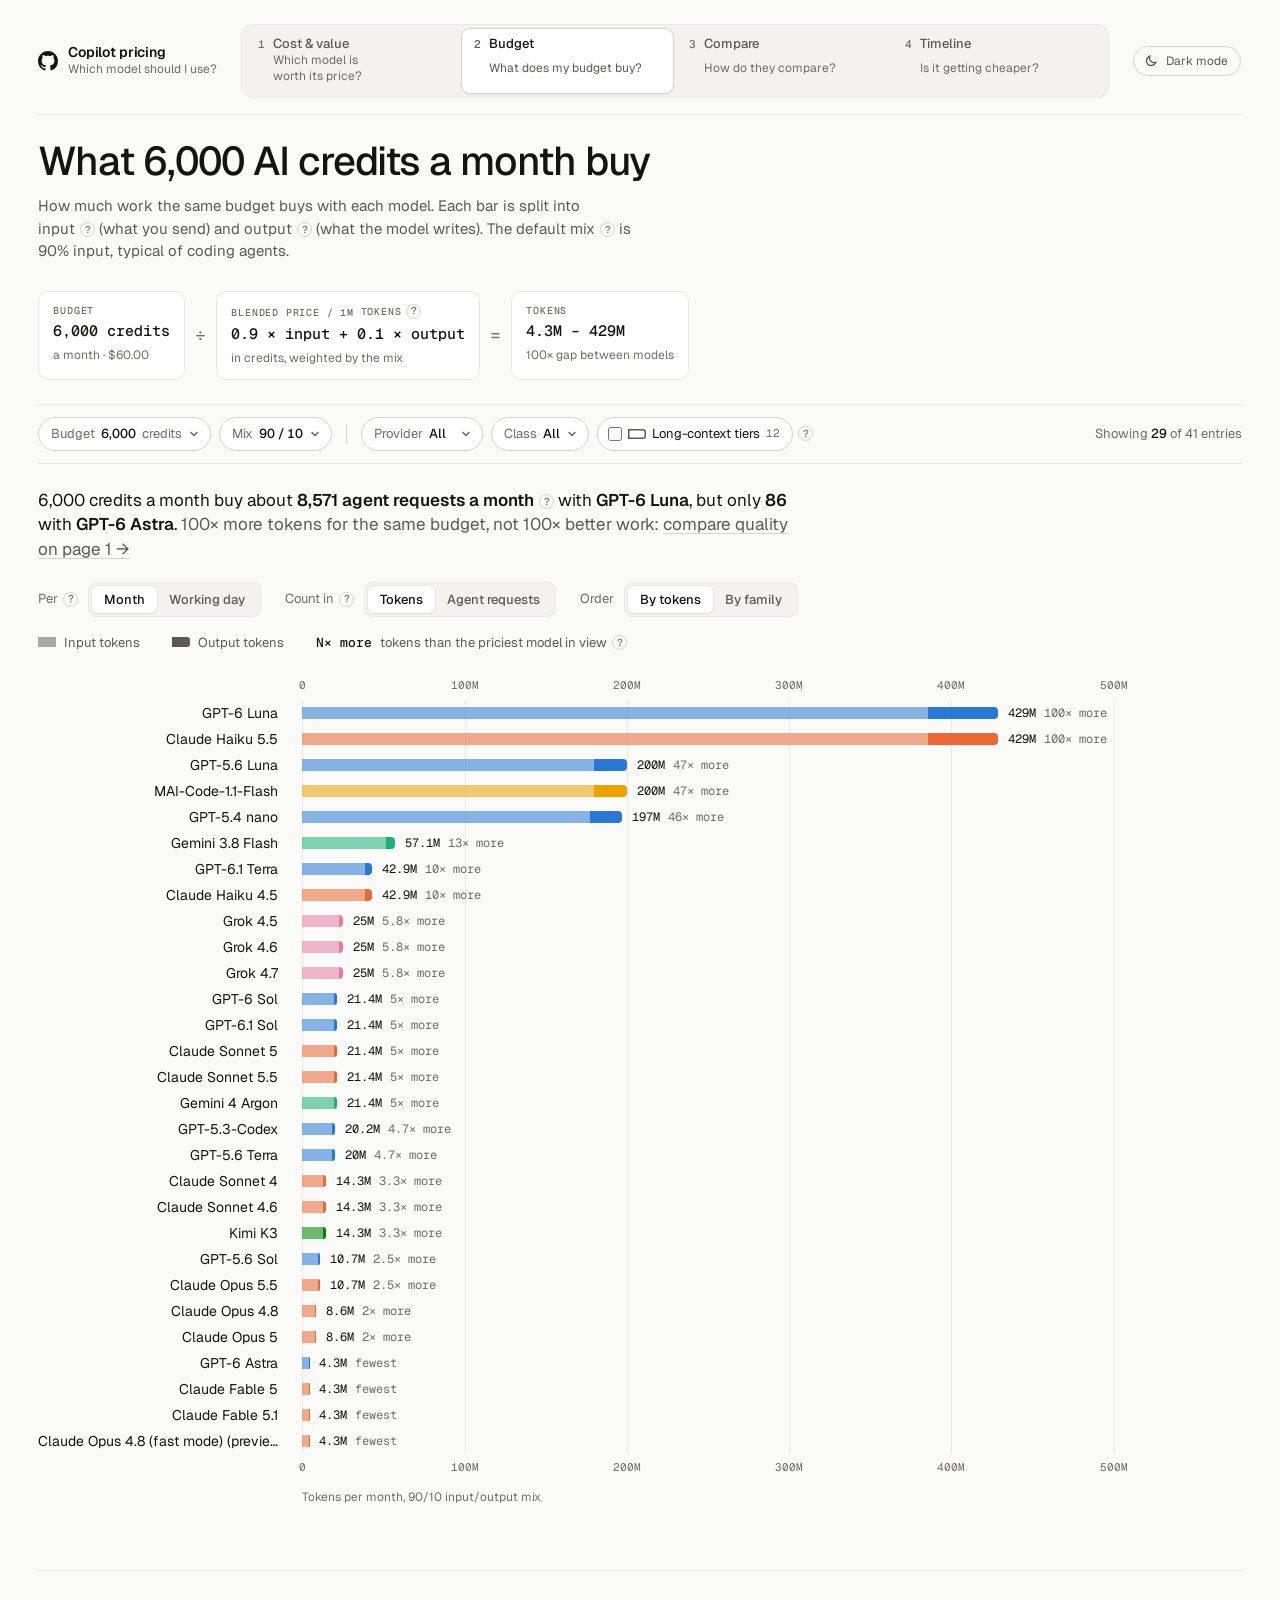
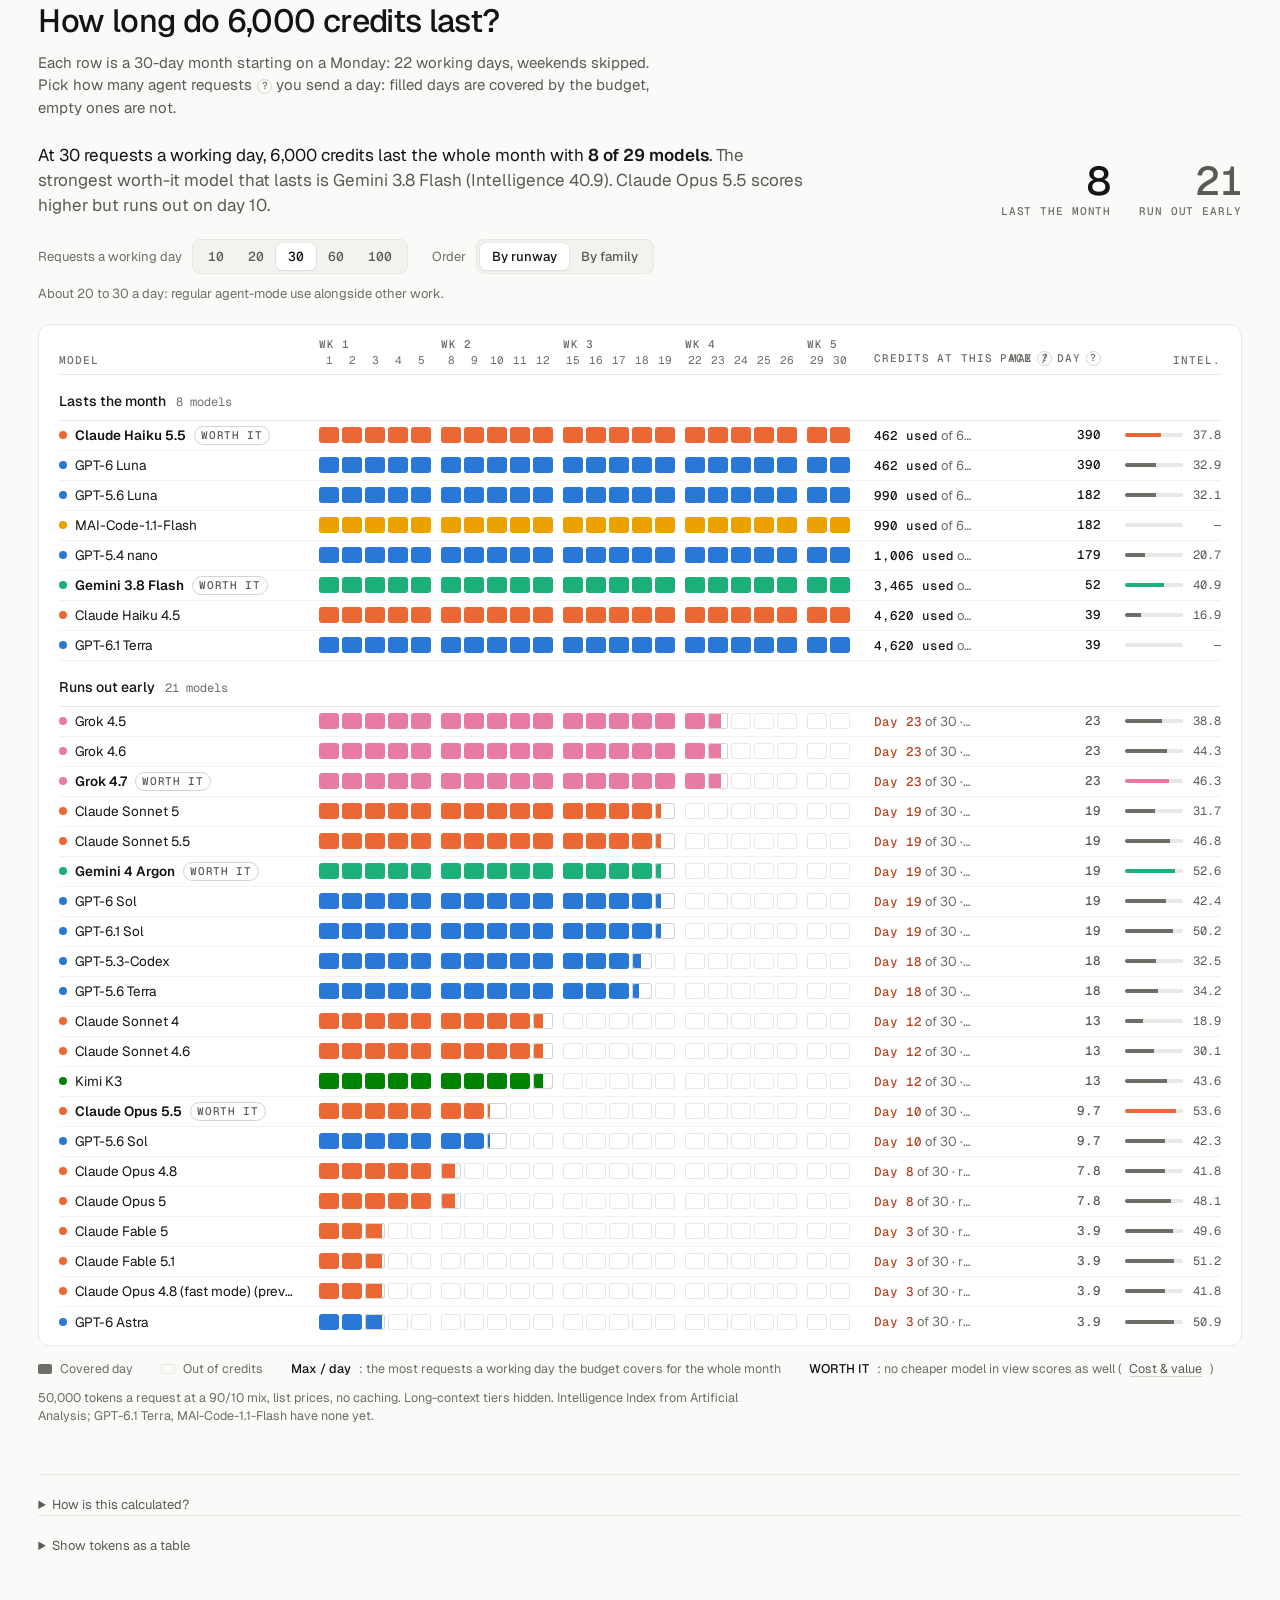
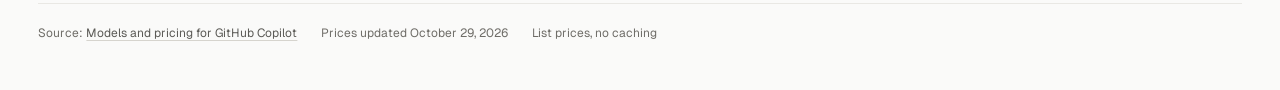
<file: tokens.html>
<!doctype html>
<html lang="en">
<head>
<meta charset="utf-8">
<meta name="viewport" content="width=device-width, initial-scale=1, viewport-fit=cover">
<title>Copilot Token Budget</title>
<meta name="description" content="How many input and output tokens a GitHub Copilot AI credit budget buys with each model, on a linear scale.">
<link rel="icon" href="data:image/svg+xml,%3Csvg xmlns=%22http://www.w3.org/2000/svg%22 viewBox=%220 0 16 16%22%3E%3Crect x=%221%22 y=%229%22 width=%223%22 height=%226%22 rx=%221%22 fill=%22%232a78d6%22/%3E%3Crect x=%226.5%22 y=%225%22 width=%223%22 height=%2210%22 rx=%221%22 fill=%22%23eb6834%22/%3E%3Crect x=%2212%22 y=%221%22 width=%223%22 height=%2214%22 rx=%221%22 fill=%22%231baf7a%22/%3E%3C/svg%3E">
<link rel="preconnect" href="https://fonts.googleapis.com">
<link rel="preconnect" href="https://fonts.gstatic.com" crossorigin>
<link rel="stylesheet" href="https://fonts.googleapis.com/css2?family=Geist:wght@400;500;600&family=Geist+Mono:wght@400;500&display=swap">

<script>
  try { const t = localStorage.getItem('copilot-pricing-theme'); if (t === 'dark' || t === 'light') document.documentElement.dataset.theme = t; } catch {}
</script>
<style>
/* Same design language as cost.html (tokens, filters, chart, tooltip, table):
   one stacked bar per model, input tokens in a light tint then output tokens solid,
   on a shared linear scale in tokens. */
:root {
  --bg: #fafaf9;
  --surface: #ffffff;
  --ink: #141413;
  --ink-2: #5b5a56;
  --ink-3: #6f6d68;
  --rule: #e9e8e4;
  --rule-strong: #d6d4ce;
  --hover: #f3f2ef;

  --s-openai: #2a78d6;
  --s-anthropic: #eb6834;
  --s-google: #1baf7a;
  --s-microsoft: #eda100;
  --s-xai: #e87ba4;
  --s-moonshot: #008300;
  --s-other: #8f8d87;
  --bad: #b2431f;

  --font-sans: "Geist", ui-sans-serif, system-ui, -apple-system, "Segoe UI", sans-serif;
  --font-mono: "Geist Mono", ui-monospace, "SF Mono", Menlo, monospace;

  --label-w: 15rem;
  --plot-gap: 1.5rem;
  --plot-right: 8rem;
  --row-h: 26px;
  --ghead-h: 28px;
  color-scheme: light;
}
@media (prefers-color-scheme: dark) {
  :root:not([data-theme="light"]) {
    --bg: #151514; --surface: #1c1c1b; --ink: #f4f3ef; --ink-2: #b9b7b0; --ink-3: #85837d;
    --rule: #2a2a28; --rule-strong: #3a3a37; --hover: #222221;
    --s-openai: #3987e5; --s-anthropic: #d95926; --s-google: #199e70;
    --s-microsoft: #c98500; --s-xai: #d55181; --s-moonshot: #008300; --s-other: #85837d;
    --bad: #ec7a55;
    color-scheme: dark;
  }
}
:root[data-theme="dark"] {
  --bg: #151514; --surface: #1c1c1b; --ink: #f4f3ef; --ink-2: #b9b7b0; --ink-3: #85837d;
  --rule: #2a2a28; --rule-strong: #3a3a37; --hover: #222221;
  --s-openai: #3987e5; --s-anthropic: #d95926; --s-google: #199e70;
  --s-microsoft: #c98500; --s-xai: #d55181; --s-moonshot: #008300; --s-other: #85837d;
  --bad: #ec7a55;
  color-scheme: dark;
}

* { box-sizing: border-box; }
[hidden] { display: none !important; }
html { -webkit-text-size-adjust: 100%; }
body {
  margin: 0;
  background: var(--bg);
  color: var(--ink);
  font: 400 14px/1.5 var(--font-sans);
  -webkit-font-smoothing: antialiased;
}
/* Full-width app: masthead on top, filters in a sticky left sidebar, chart on the right. */
.app {
  max-width: 110rem;
  margin: 0 auto;
  padding-inline: clamp(16px, 3vw, 40px);
  padding-block: 24px 48px;
  display: grid;
  grid-template-columns: 17rem minmax(0, 1fr);
  grid-template-rows: auto auto 1fr;
  grid-template-areas: "head head" "side intro" "side main";
  column-gap: clamp(24px, 3vw, 48px);
}
.app > .masthead { grid-area: head; }
.intro { grid-area: intro; padding-top: 24px; }
.sidebar { grid-area: side; }
.content { grid-area: main; min-width: 0; padding-top: 32px; }

/* Header: nav and theme button in site.css */
.eyebrow {
  font: 500 11px/1 var(--font-mono);
  letter-spacing: .08em;
  text-transform: uppercase;
  color: var(--ink-3);
  margin: 0 0 16px;
}
h1 {
  font-weight: 500;
  font-size: clamp(28px, 4.2vw, 40px);
  line-height: 1.1;
  letter-spacing: -0.025em;
  margin: 0 0 12px;
  text-wrap: balance;
}
h1 .hl { font-variant-numeric: tabular-nums; }
.lede {
  color: var(--ink-2);
  font-size: 15px;
  max-width: 60ch;
  margin: 0;
}
.lede + .lede { margin-top: 8px; }
.source { margin: 12px 0 0; color: var(--ink-2); font-size: 13px; }
.source a { color: var(--ink); text-underline-offset: 3px; text-decoration-color: var(--rule-strong); }
.source a:hover { text-decoration-color: currentColor; }

/* Formula strip: credits → blended price in credits → tokens */
.formula {
  display: flex; flex-wrap: wrap; align-items: stretch; gap: 8px;
  margin-top: 28px;
}
.fx {
  display: flex; flex-direction: column; justify-content: center; gap: 6px;
  padding: 12px 14px;
  border: 1px solid var(--rule);
  border-radius: 10px;
  background: var(--surface);
  min-width: 0;
}
.fx-k { font: 500 10px/1 var(--font-mono); letter-spacing: .08em; text-transform: uppercase; color: var(--ink-3); }
.fx-v { font: 500 15px/1.2 var(--font-mono); font-variant-numeric: tabular-nums; color: var(--ink); }
.fx-s { font-size: 12px; color: var(--ink-3); }
.fx-op { align-self: center; font: 400 18px/1 var(--font-mono); color: var(--ink-3); padding: 0 2px; }

/* Filters: one labeled row per dimension */
.filters {
  margin-top: 32px;
  padding: 6px 0 0;
  border-top: 1px solid var(--rule);
  border-bottom: 1px solid var(--rule);
}
.f-row {
  display: grid;
  grid-template-columns: 6.5rem 1fr;
  gap: 16px;
  align-items: center;
  padding: 10px 0;
}
.f-label {
  font: 500 11px/1 var(--font-mono);
  letter-spacing: .08em;
  text-transform: uppercase;
  color: var(--ink-3);
}
.f-ctrl { display: flex; flex-wrap: wrap; align-items: center; gap: 8px; min-width: 0; }
.f-sep { width: 1px; height: 22px; background: var(--rule); margin: 0 8px; }
.f-hint { color: var(--ink-3); font-size: 12px; margin-left: 4px; }
.f-bulk { display: inline-flex; align-items: center; gap: 2px; margin-left: 6px; color: var(--ink-3); }
.f-foot {
  display: flex; justify-content: space-between; align-items: center; gap: 16px;
  margin-top: 6px; padding: 12px 0;
  border-top: 1px dashed var(--rule);
  color: var(--ink-3); font-size: 12px;
}
.f-foot b { color: var(--ink); font-weight: 500; font-family: var(--font-mono); font-variant-numeric: tabular-nums; }
.num-input {
  width: 8.5rem;
  padding: 7px 10px;
  border: 1px solid var(--rule-strong);
  border-radius: 8px;
  background: var(--surface);
  color: var(--ink);
  font: 500 14px/1 var(--font-mono);
  font-variant-numeric: tabular-nums;
}
.num-input:focus-visible { outline: 2px solid var(--ink); outline-offset: 1px; }
.unit { color: var(--ink-2); font-size: 13px; margin-right: 8px; }
.mix { display: inline-flex; align-items: center; gap: 12px; flex-wrap: wrap; }
.mix input[type="range"] { width: min(240px, 60vw); margin: 0; accent-color: var(--ink); cursor: pointer; }
.mix input[type="range"]:focus-visible { outline: 2px solid var(--ink); outline-offset: 4px; }
.mix-out { display: inline-flex; align-items: center; gap: 12px; font: 500 13px/1 var(--font-mono); font-variant-numeric: tabular-nums; }
.mix-out span { display: inline-flex; align-items: center; gap: 6px; }
.segmented {
  display: inline-flex;
  padding: 3px;
  border-radius: 8px;
  background: var(--hover);
  border: 1px solid var(--rule);
}
.segmented button {
  appearance: none;
  border: 0;
  background: transparent;
  color: var(--ink-2);
  font: 500 13px/1 var(--font-sans);
  padding: 8px 16px;
  border-radius: 6px;
  cursor: pointer;
  transition: background .15s, color .15s, box-shadow .15s;
}
.segmented button[aria-pressed="true"] {
  background: var(--surface);
  color: var(--ink);
  box-shadow: 0 1px 2px rgb(0 0 0 / .06), 0 0 0 1px var(--rule);
}
.chips { display: contents; }
.chip {
  appearance: none;
  display: inline-flex;
  align-items: center;
  gap: 8px;
  border: 1px solid var(--rule-strong);
  background: var(--surface);
  color: var(--ink);
  font: 400 13px/1 var(--font-sans);
  padding: 7px 12px 7px 10px;
  border-radius: 999px;
  white-space: nowrap;
  cursor: pointer;
  transition: opacity .15s, border-color .15s, background .15s;
}
.chip:hover { background: var(--hover); }
.chip .sw {
  width: 8px; height: 8px; border-radius: 50%;
  background: var(--c);
  box-shadow: 0 0 0 2px var(--bg);
}
.chip .n { font: 400 11px/1 var(--font-mono); color: var(--ink-3); }
.chip.preset { font-family: var(--font-mono); font-size: 12px; padding: 7px 11px; }
/* Off: dashed, muted, hollow swatch. A chip with no matching entry fades further. */
.chip[aria-pressed="false"], .chip.check:not(:has(input:checked)) {
  background: transparent; color: var(--ink-3); border-color: var(--rule-strong); border-style: dashed;
}
.chip[aria-pressed="false"] .sw { background: transparent; box-shadow: inset 0 0 0 1.5px var(--ink-3); }
.chip.zero { opacity: .5; }
.chip.preset[aria-pressed] { background: var(--surface); color: var(--ink-2); border-style: solid; }
.chip.preset[aria-pressed="true"] { color: var(--ink); border-color: var(--ink); box-shadow: inset 0 0 0 .5px var(--ink); }
.chip.check { padding-left: 9px; }
.chip.check input { margin: 0; width: 14px; height: 14px; accent-color: var(--ink); cursor: pointer; }
.chip.check:has(input:focus-visible) { outline: 2px solid var(--ink); outline-offset: 2px; }
.link-btn {
  appearance: none; border: 0; background: none; padding: 4px 2px;
  font: 400 13px/1 var(--font-sans); color: var(--ink-2);
  text-decoration: underline; text-decoration-color: var(--rule-strong);
  text-underline-offset: 3px; cursor: pointer;
}
.link-btn:hover { color: var(--ink); }
button:focus-visible, .row:focus-visible, summary:focus-visible {
  outline: 2px solid var(--ink);
  outline-offset: 2px;
}

/* Summary */
.summary {
  display: flex;
  flex-wrap: wrap;
  gap: 8px 32px;
  margin: 20px 0 28px;
  color: var(--ink-2);
  font-size: 13px;
}
.summary b { color: var(--ink); font-weight: 500; font-family: var(--font-mono); font-variant-numeric: tabular-nums; }
.legend-key { display: inline-flex; align-items: center; gap: 8px; }
.row.focus-flash { animation: focus-flash 1.6s ease-out 2; border-radius: 6px; }
.takeaway { margin: 20px 0 0; max-width: 70ch; font-size: 17px; line-height: 1.45; color: var(--ink); text-wrap: pretty; }
.takeaway b { font-weight: 600; }
.takeaway .muted { color: var(--ink-2); }
.takeaway a { color: var(--ink-2); text-underline-offset: 3px; text-decoration-color: var(--rule-strong); }
.takeaway a:hover { color: var(--ink); }
.content .takeaway { margin-top: 0; }
.content .takeaway + .summary { margin-top: 14px; }
.key-bar { display: inline-block; width: 18px; height: 10px; border-radius: 0 3px 3px 0; background: var(--ink-2); }
.key-bar.long { background: transparent; box-shadow: inset 0 0 0 1.5px var(--ink-2); }
.key-bar.in { border-radius: 0; background: color-mix(in srgb, var(--ink-2) 50%, transparent); }

/* Chart */
.chart { position: relative; }
.axis {
  position: relative;
  height: 20px;
  margin-left: calc(var(--label-w) + var(--plot-gap));
  margin-right: var(--plot-right);
  font: 400 11px/1 var(--font-mono);
  color: var(--ink-3);
  font-variant-numeric: tabular-nums;
}
.axis span { position: absolute; top: 0; transform: translateX(-50%); white-space: nowrap; }
.axis.bottom { margin-top: 8px; }
.axis-title {
  margin: 6px 0 0 calc(var(--label-w) + var(--plot-gap));
  font-size: 12px; color: var(--ink-3);
}
.plot { position: relative; }
.grid {
  position: absolute;
  inset: 0 var(--plot-right) 0 calc(var(--label-w) + var(--plot-gap));
  pointer-events: none;
}
.grid i { position: absolute; top: 0; bottom: 0; width: 1px; background: var(--rule); }
.rows { position: relative; transition: height .4s ease; }
.row {
  position: absolute;
  left: 0; right: 0; top: 0;
  height: var(--row-h);
  display: grid;
  grid-template-columns: var(--label-w) 1fr;
  column-gap: var(--plot-gap);
  align-items: center;
  border-radius: 6px;
  cursor: pointer;
  transition: transform .45s cubic-bezier(.3,.7,.2,1), opacity .25s;
  outline: none;
}
.row::before {
  content: ""; position: absolute; inset: 0 -8px; border-radius: 6px;
  background: var(--hover); opacity: 0; transition: opacity .12s;
  z-index: -1;
}
.row:hover::before, .row.active::before { opacity: 1; }
.lbl {
  display: flex; align-items: baseline; justify-content: flex-end; gap: 8px;
  min-width: 0; text-align: right;
}
.lbl .name { white-space: nowrap; overflow: hidden; text-overflow: ellipsis; }
.lbl .sfx { font: 400 11px/1 var(--font-mono); color: var(--ink-3); white-space: nowrap; }
.track { position: relative; height: 100%; margin-right: var(--plot-right); }
/* Stacked: input segment from 0, output segment right after it. */
.bar {
  position: absolute; top: 50%;
  height: 12px; margin-top: -6px;
  background: var(--c);
  transition: left .45s cubic-bezier(.3,.7,.2,1), width .45s cubic-bezier(.3,.7,.2,1), filter .15s;
}
.bar.in { left: 0; min-width: 2px; background: color-mix(in srgb, var(--c) 55%, transparent); }
.bar.out { border-radius: 0 4px 4px 0; }
.bar.long.in { background: transparent; box-shadow: inset 0 0 0 1.5px color-mix(in srgb, var(--c) 55%, transparent); }
.bar.long.out { background: transparent; box-shadow: inset 0 0 0 1.5px var(--c); }
.row:hover .bar, .row.active .bar { filter: brightness(1.08) saturate(1.1); }
.val {
  position: absolute; top: 50%;
  transform: translate(10px, -50%);
  font: 400 12px/1 var(--font-mono);
  color: var(--ink);
  font-variant-numeric: tabular-nums;
  white-space: nowrap;
  transition: left .45s cubic-bezier(.3,.7,.2,1);
}
.val .mult { color: var(--ink-3); margin-left: 8px; }

/* Family headers */
.ghead {
  position: absolute; left: 0; right: 0; top: 0;
  height: var(--ghead-h);
  display: flex; align-items: flex-end; gap: 10px;
  padding-bottom: 8px;
  border-top: 1px solid var(--rule);
  font: 500 11px/1 var(--font-mono);
  letter-spacing: .06em;
  text-transform: uppercase;
  color: var(--ink-2);
  transition: transform .45s cubic-bezier(.3,.7,.2,1);
}
.ghead.first { border-top-color: transparent; }
.ghead .sw { width: 8px; height: 8px; border-radius: 50%; background: var(--c); }
.empty { padding: 48px 0; text-align: center; color: var(--ink-3); }

/* Tooltip */
.tip {
  position: absolute; z-index: 5;
  min-width: 240px; max-width: 300px;
  background: var(--surface);
  border: 1px solid var(--rule-strong);
  border-radius: 10px;
  padding: 14px 16px;
  box-shadow: 0 8px 24px rgb(0 0 0 / .08);
  pointer-events: none;
  font-size: 13px;
}
.tip .t-head { display: flex; align-items: center; gap: 8px; color: var(--ink-2); font-size: 12px; margin-bottom: 4px; }
.tip .t-line { width: 12px; height: 2px; border-radius: 1px; background: var(--c); }
.tip .t-name { font-weight: 500; color: var(--ink); margin-bottom: 12px; }
.tip dl { display: grid; grid-template-columns: auto 1fr; gap: 6px 16px; margin: 0; }
.tip dt { color: var(--ink-3); }
.tip dd { margin: 0; text-align: right; font-family: var(--font-mono); font-variant-numeric: tabular-nums; color: var(--ink-2); }
.tip dd.on { color: var(--ink); font-weight: 500; }
.tip dt.sep, .tip dd.sep { padding-top: 6px; border-top: 1px solid var(--rule); }
.tip .t-note { margin-top: 12px; padding-top: 10px; border-top: 1px solid var(--rule); color: var(--ink-2); font-size: 12px; }

/* Runway: one row per model, a 30-day month of 22 working days in weeks of five,
   each day filled while the budget lasts at the chosen pace. */
.runway { margin-top: 64px; padding-top: 32px; border-top: 1px solid var(--rule); }
.runway h2 {
  font-weight: 500; font-size: clamp(24px, 3vw, 32px); line-height: 1.15;
  letter-spacing: -0.02em; margin: 0 0 12px; text-wrap: balance;
}
.runway .lede { max-width: 64ch; }
.rw-top { display: grid; grid-template-columns: minmax(0, 1fr) auto; gap: 16px 32px; align-items: end; margin-top: 24px; }
.rw-top .takeaway { margin: 0; }
.rw-stats { display: flex; gap: 28px; }
.rw-stat { display: grid; gap: 6px; justify-items: end; }
.rw-stat b { font: 500 40px/0.95 var(--font-sans); letter-spacing: -0.03em; font-variant-numeric: tabular-nums; }
.rw-stat.muted b { color: var(--ink-2); }
.rw-stat span { font: 500 11px/1 var(--font-mono); letter-spacing: .08em; text-transform: uppercase; color: var(--ink-3); white-space: nowrap; }
.runway .toolbar { margin-top: 22px; }
.runway .segmented button[data-pace] { font-family: var(--font-mono); font-variant-numeric: tabular-nums; }
.rw-hint { margin: 10px 0 0; color: var(--ink-3); font-size: 13px; }

.rw-card { margin-top: 20px; background: var(--surface); border: 1px solid var(--rule); border-radius: 12px; padding: 6px 20px 8px; }
.rw-row, .rw-cols {
  display: grid;
  grid-template-columns: 14.75rem auto minmax(0, 1fr) 6.5rem 6rem;
  column-gap: 24px;
  align-items: center;
}
.rw-cols { align-items: end; min-height: 44px; padding-bottom: 8px; border-bottom: 1px solid var(--rule); }
.rw-k { font: 500 11px/1 var(--font-mono); letter-spacing: .08em; text-transform: uppercase; color: var(--ink-3); white-space: nowrap; }
.rw-k.r { text-align: right; }
/* 22 day cells, grouped by week so every cell keeps the same width. */
.rw-days { display: flex; gap: 10px; }
.rw-wk { display: grid; grid-auto-flow: column; grid-auto-columns: 20px; column-gap: 3px; }
.rw-cols .rw-wk { row-gap: 5px; font: 400 11px/1 var(--font-mono); color: var(--ink-3); text-align: center; font-variant-numeric: tabular-nums; }
.rw-cols .rw-wk .wk { grid-row: 1; font-weight: 500; letter-spacing: .06em; text-transform: uppercase; text-align: left; white-space: nowrap; }
.rw-cols .rw-wk .d { grid-row: 2; }
.rw-cell { height: 16px; border-radius: 3px; box-shadow: inset 0 0 0 1px var(--rule); }
.rw-cell.on { background: var(--c); box-shadow: none; }
.rw-cell.part { box-shadow: inset 0 0 0 1px var(--rule-strong); }
.rw-group {
  display: flex; gap: 10px; align-items: baseline;
  padding: 16px 0 8px; border-bottom: 1px solid var(--rule);
}
.rw-group .t { font-weight: 500; white-space: nowrap; }
.rw-group .n { font: 400 12px/1 var(--font-mono); color: var(--ink-3); white-space: nowrap; }
.rw-row { position: relative; min-height: 30px; border-bottom: 1px solid var(--hover); }
.rw-row:last-child { border-bottom: 0; }
.rw-row::before {
  content: ""; position: absolute; inset: 0 -10px; border-radius: 6px;
  background: var(--hover); opacity: 0; transition: opacity .12s; z-index: 0;
}
.rw-row:hover::before { opacity: 1; }
.rw-row > * { position: relative; }
.rw-name { display: flex; align-items: center; gap: 8px; min-width: 0; font-size: 13.5px; white-space: nowrap; }
.rw-name .sw { width: 8px; height: 8px; border-radius: 50%; background: var(--c); flex: none; }
.rw-name .nm { overflow: hidden; text-overflow: ellipsis; }
.rw-row.worth .rw-name { font-weight: 600; }
.rw-name .sfx { font: 400 11px/1 var(--font-mono); color: var(--ink-3); }
.rw-badge { flex: none; font: 500 11px/1 var(--font-mono); letter-spacing: .06em; padding: 3px 6px; border: 1px solid var(--rule-strong); border-radius: 999px; color: var(--ink-2); }
.rw-lead { font-size: 13px; color: var(--ink-3); white-space: nowrap; overflow: hidden; text-overflow: ellipsis; }
.rw-lead b { font: 500 12.5px/1 var(--font-mono); font-variant-numeric: tabular-nums; color: var(--ink); }
.rw-row.out .rw-lead b { color: var(--bad); }
.rw-max { text-align: right; font: 500 12.5px/1 var(--font-mono); font-variant-numeric: tabular-nums; color: var(--ink-2); }
.rw-max.ok { color: var(--ink); }
.rw-int { display: grid; grid-template-columns: minmax(0, 1fr) 30px; align-items: center; gap: 8px; }
.rw-int .bar-bg { height: 4px; border-radius: 2px; background: var(--rule); overflow: hidden; }
.rw-int .bar-bg i { display: block; height: 100%; background: var(--ink-3); }
.rw-row.worth .rw-int .bar-bg i { background: var(--c); }
.rw-int .v { text-align: right; font: 400 12px/1 var(--font-mono); font-variant-numeric: tabular-nums; color: var(--ink-2); }
.rw-legend { display: flex; flex-wrap: wrap; gap: 8px 28px; margin-top: 14px; color: var(--ink-3); font-size: 12.5px; }
.rw-legend > span { display: inline-flex; align-items: center; gap: 8px; }
.rw-legend b { color: var(--ink); font-weight: 500; }
.rw-legend .rw-cell { width: 14px; height: 10px; border-radius: 2px; }
.rw-legend .rw-cell.on { --c: var(--ink-3); }
.rw-note { margin: 10px 0 0; font-size: 12.5px; color: var(--ink-3); max-width: 90ch; }
.rw-legend a, .rw-note a { color: var(--ink-2); text-underline-offset: 3px; text-decoration-color: var(--rule-strong); }

@media (max-width: 1100px) {
  .rw-row, .rw-cols { grid-template-columns: minmax(0, 1fr) auto 6rem; }
  .rw-row .rw-lead, .rw-cols .rw-k.lead, .rw-row .rw-int, .rw-cols .rw-k.int { display: none; }
}
@media (max-width: 720px) {
  .rw-top { grid-template-columns: 1fr; }
  .rw-stat { justify-items: start; }
  .rw-card { padding-inline: 14px; }
  .rw-cols { display: none; }
  .rw-row {
    grid-template-columns: minmax(0, 1fr) auto;
    grid-template-areas: "name max" "days days" "lead lead";
    row-gap: 6px; padding: 10px 0;
  }
  .rw-name { grid-area: name; }
  .rw-max { grid-area: max; }
  .rw-max::after { content: " max / day"; font: 400 11px/1 var(--font-sans); color: var(--ink-3); }
  .rw-row .rw-days { grid-area: days; gap: 5px; }
  .rw-row .rw-wk { flex: var(--n, 5) 1 0; grid-auto-columns: minmax(0, 1fr); column-gap: 2px; }
  .rw-row .rw-lead { display: block; grid-area: lead; font-size: 12px; }
}

/* Explainer and table */
details { margin-top: 48px; border-top: 1px solid var(--rule); padding-top: 20px; }
details + details { margin-top: 0; }
summary { cursor: pointer; color: var(--ink-2); font-size: 13px; width: max-content; max-width: 100%; }
summary:hover { color: var(--ink); }
.explain { max-width: 64ch; color: var(--ink-2); font-size: 14px; margin-top: 12px; }
.explain p { margin: 0 0 12px; }
.explain code, .explain .m { font: 400 13px/1.5 var(--font-mono); color: var(--ink); }
.explain ul { margin: 0 0 12px; padding-left: 20px; }
.explain li { margin-bottom: 6px; }
.table-wrap { overflow-x: auto; margin-top: 16px; }
table { border-collapse: collapse; width: 100%; font-size: 13px; }
th, td { padding: 9px 12px; border-bottom: 1px solid var(--rule); text-align: left; white-space: nowrap; }
th { font-weight: 500; color: var(--ink-3); font-size: 12px; }
td.num, th.num { text-align: right; font-family: var(--font-mono); font-variant-numeric: tabular-nums; }
td .sw { display: inline-block; width: 8px; height: 8px; border-radius: 50%; background: var(--c); margin-right: 8px; }

footer {
  margin-top: 48px; padding-top: 20px; border-top: 1px solid var(--rule);
  color: var(--ink-3); font-size: 12px;
  display: flex; flex-wrap: wrap; gap: 6px 24px;
}
footer a { color: var(--ink-2); text-underline-offset: 3px; text-decoration-color: var(--rule-strong); }



/* Mobile: the name moves above the bar */
@media (max-width: 640px) {
  :root { --label-w: 0px; --plot-gap: 0px; --plot-right: 6.5rem; --row-h: 48px; }
  .row { grid-template-columns: 1fr; grid-template-rows: 22px 22px; align-content: center; }
  .lbl { justify-content: flex-start; text-align: left; }
  .row::before { inset: 0 -6px; }
  .f-row { grid-template-columns: 1fr; gap: 10px; }
  .f-sep { display: none; }
  .f-hint { flex-basis: 100%; margin: 0; }
  .axis span.minor { display: none; }
  .fx-op { display: none; }
  .fx { flex: 1 1 40%; }
}

@media (prefers-reduced-motion: reduce) {
  *, *::before { transition: none !important; }
}
.chart:not(.ready) * { transition: none !important; }
</style>
<link rel="stylesheet" href="site.css">
</head>
<body>
<div class="app">
  <div class="masthead">
    <nav class="site-nav" aria-label="Pages">
      <a class="brand" href="./"><svg viewBox="0 0 16 16" aria-hidden="true"><path d="M8 0c4.42 0 8 3.58 8 8a8.01 8.01 0 0 1-5.45 7.59c-.4.08-.55-.17-.55-.38 0-.27.01-1.13.01-2.2 0-.75-.25-1.23-.54-1.48 1.78-.2 3.65-.88 3.65-3.95 0-.88-.31-1.59-.82-2.15.08-.2.36-1.02-.08-2.12 0 0-.67-.22-2.2.82-.64-.18-1.32-.27-2-.27-.68 0-1.36.09-2 .27-1.53-1.03-2.2-.82-2.2-.82-.44 1.1-.16 1.92-.08 2.12-.51.56-.82 1.28-.82 2.15 0 3.06 1.86 3.75 3.64 3.95-.23.2-.44.55-.51 1.07-.46.21-1.61.55-2.33-.66-.15-.24-.6-.83-1.23-.82-.67.01-.27.38.01.53.34.19.73.9.82 1.13.16.45.68 1.31 2.69.94 0 .67.01 1.3.01 1.49 0 .21-.15.45-.55.38A7.995 7.995 0 0 1 0 8c0-4.42 3.58-8 8-8Z"/></svg><span class="b-t"><span class="b-name">Copilot pricing</span><span class="q">Which model should I use?</span></span></a>
      <button type="button" class="steps-btn" aria-expanded="false" aria-controls="steps"><span class="n">2</span>Budget<svg viewBox="0 0 12 12" aria-hidden="true"><path d="M3 4.5 6 7.5 9 4.5"/></svg></button>
      <ol class="steps" id="steps">
        <li><a href="cost.html"><span class="n">1</span><span class="t">Cost &amp; value</span><span class="q">Which model is worth its price?</span></a></li>
        <li><a href="tokens.html" aria-current="page"><span class="n">2</span><span class="t">Budget</span><span class="q">What does my budget buy?</span></a></li>
        <li><a href="compare.html"><span class="n">3</span><span class="t">Compare</span><span class="q">How do they compare?</span></a></li>
        <li><a href="timeline.html"><span class="n">4</span><span class="t">Timeline</span><span class="q">Is it getting cheaper?</span></a></li>
      </ol>
    </nav>
    <button type="button" class="theme-btn" id="theme-toggle" aria-pressed="false">
      <svg class="moon" viewBox="0 0 16 16" aria-hidden="true"><path d="M13.5 9.5A5.5 5.5 0 0 1 6.5 2.5a5.5 5.5 0 1 0 7 7Z"/></svg>
      <svg class="sun" viewBox="0 0 16 16" aria-hidden="true"><circle cx="8" cy="8" r="3"/><path d="M8 1.5v1.5M8 13v1.5M1.5 8H3M13 8h1.5M3.4 3.4l1 1M11.6 11.6l1 1M3.4 12.6l1-1M11.6 4.4l1-1"/></svg>
      <span id="theme-label">Dark mode</span>
    </button>
  </div>

  <header class="intro">
    <h1>What <span class="hl" id="h-credits">6,000</span> AI credits a month buy<span id="h-day" hidden> per working day</span></h1>
    <p class="lede">How much work the same budget buys with each model. Each bar is split into <span class="gl-t">input<button class="gl" data-gl="input"></button></span> (what you send) and <span class="gl-t">output<button class="gl" data-gl="output"></button></span> (what the model writes). The default <span class="gl-t">mix<button class="gl" data-gl="mix"></button></span> is 90% input, typical of coding agents.</p>

    <div class="formula" aria-label="How the budget is computed">
      <div class="fx"><span class="fx-k">Budget</span><span class="fx-v" id="fx-credits">6,000 credits</span><span class="fx-s">a month · <span id="fx-usd">$60.00</span></span></div>
      <span class="fx-op" aria-hidden="true" id="fx-day-op" hidden>÷</span>
      <div class="fx" id="fx-day" hidden><span class="fx-k"><span class="gl-t">Working days<button class="gl" data-gl="workday"></button></span></span><span class="fx-v" id="fx-days">22</span><span class="fx-s" id="fx-day-credits">273 credits a day</span></div>
      <span class="fx-op" aria-hidden="true">÷</span>
      <div class="fx"><span class="fx-k">Blended price / 1M <span class="gl-t">tokens<button class="gl" data-gl="blended"></button></span></span><span class="fx-v" id="fx-mix">0.9 × input + 0.1 × output</span><span class="fx-s">in credits, weighted by the mix</span></div>
      <span class="fx-op" aria-hidden="true">=</span>
      <div class="fx"><span class="fx-k">Tokens</span><span class="fx-v" id="fx-range">—</span><span class="fx-s" id="fx-gap">depending on the model</span></div>
    </div>
  </header>

  <div class="fbar" role="group" aria-label="Assumptions and filters">
    <div class="fb-item">
      <button type="button" class="fb-btn" aria-expanded="false" aria-controls="pop-budget" data-sum="credits"><span class="fb-k">Budget</span><span class="fb-v">6,000</span><span class="fb-k">credits</span><svg viewBox="0 0 12 12" aria-hidden="true"><path d="M3 4.5 6 7.5 9 4.5"/></svg></button>
      <div class="fb-pop" id="pop-budget" hidden>
        <div class="fb-head"><span class="gl-t"><label for="credits">Monthly budget</label><button class="gl" data-gl="credit"></button></span></div>
        <div class="fb-ctrl budget">
          <input class="num-input" type="number" id="credits" min="0" max="10000000" step="100" inputmode="numeric" value="6000">
          <span class="unit">credits / month</span>
        </div>
        <div class="fb-ctrl presets"><span class="chips" id="presets" role="group" aria-label="Preset budgets"></span></div>
        <button type="button" class="link-btn fb-reset" id="reset-budget" hidden>Back to 6,000 · 90/10</button>
      </div>
    </div>
    <div class="fb-item">
      <button type="button" class="fb-btn" aria-expanded="false" aria-controls="pop-mix" data-sum="mix"><span class="fb-k">Mix</span><span class="fb-v">90 / 10</span><svg viewBox="0 0 12 12" aria-hidden="true"><path d="M3 4.5 6 7.5 9 4.5"/></svg></button>
      <div class="fb-pop" id="pop-mix" hidden>
        <div class="fb-head"><span class="gl-t"><label for="mix">Input / output mix</label><button class="gl" data-gl="mix"></button></span></div>
        <div class="fb-ctrl mix">
          <input type="range" id="mix" min="0" max="100" step="5" value="90" aria-describedby="mix-out">
          <span class="mix-out" id="mix-out" aria-live="polite">
            <span><span class="key-bar in" aria-hidden="true"></span><b id="mix-in">90%</b> input</span>
            <span><span class="key-bar" aria-hidden="true"></span><b id="mix-o">10%</b> output</span>
          </span>
        </div>
        <p class="fb-hint">Coding agents re-read files and history at every step, so most of what they use is input.</p>
      </div>
    </div>
    <span class="fb-sep" aria-hidden="true"></span>
    <div class="fb-item">
      <button type="button" class="fb-btn" aria-expanded="false" aria-controls="pop-provider" data-sum="chips:providers"><span class="fb-k">Provider</span><span class="fb-v">All</span><span class="sw-row" aria-hidden="true"></span><svg viewBox="0 0 12 12" aria-hidden="true"><path d="M3 4.5 6 7.5 9 4.5"/></svg></button>
      <div class="fb-pop" id="pop-provider" hidden>
        <div class="fb-head"><span id="fl-provider">Provider</span>
          <span class="f-bulk"><button type="button" class="link-btn" id="all">All</button> · <button type="button" class="link-btn" id="none">None</button></span>
        </div>
        <div class="fb-ctrl" role="group" aria-labelledby="fl-provider">
          <div class="chips" id="providers"></div>
        </div>
      </div>
    </div>
    <div class="fb-item">
      <button type="button" class="fb-btn" aria-expanded="false" aria-controls="pop-class" data-sum="chips:categories"><span class="fb-k">Class</span><span class="fb-v">All</span><svg viewBox="0 0 12 12" aria-hidden="true"><path d="M3 4.5 6 7.5 9 4.5"/></svg></button>
      <div class="fb-pop" id="pop-class" hidden>
        <div class="fb-head"><span class="gl-t"><span id="fl-class">Class</span><button class="gl" data-gl="class"></button></span></div>
        <div class="fb-ctrl" role="group" aria-labelledby="fl-class">
          <div class="chips" id="categories"></div>
        </div>
        <p class="fb-hint">GitHub’s own capability tiers: Lightweight, Versatile, Powerful.</p>
      </div>
    </div>
    <span class="fb-pair"><label class="chip check" id="long-chip"><input type="checkbox" id="long"><span class="key-bar long"></span>Long-context tiers <span class="n" id="long-n"></span></label><button class="gl" data-gl="long"></button></span>
    <span class="fb-count" aria-live="polite"><span id="f-count"></span><button type="button" class="link-btn" id="reset" hidden>Reset filters</button></span>
  </div>

  <main class="content">
    <p class="takeaway" id="takeaway" aria-live="polite"></p>
    <div class="toolbar" role="group" aria-label="Chart">
      <div class="tb-group"><span class="tb-k"><span id="fl-period">Per</span><button class="gl" data-gl="workday"></button></span><div class="segmented" role="group" aria-labelledby="fl-period"><button type="button" data-period="month" aria-pressed="true">Month</button><button type="button" data-period="day" aria-pressed="false">Working day</button></div></div>
      <div class="tb-group"><span class="tb-k"><span id="fl-unit">Count in</span><button class="gl" data-gl="request"></button></span><div class="segmented" role="group" aria-labelledby="fl-unit"><button type="button" data-unit="tokens" aria-pressed="true">Tokens</button><button type="button" data-unit="requests" aria-pressed="false">Agent requests</button></div></div>
      <div class="tb-group"><span class="tb-k"><span id="fl-view">Order</span></span><div class="segmented" role="group" aria-labelledby="fl-view"><button type="button" data-view="tokens" aria-pressed="true">By tokens</button><button type="button" data-view="family" aria-pressed="false">By family</button></div></div>
    </div>
    <div class="summary">
      <span class="legend-key"><span class="key-bar in"></span>Input tokens</span>
      <span class="legend-key"><span class="key-bar"></span>Output tokens</span>
      <span class="legend-key" id="legend-long"><span class="key-bar long"></span>Long context</span>
      <span class="legend-key"><b>N× more</b><span class="gl-t">tokens than the priciest model in view<button class="gl" data-gl="moreTokens"></button></span></span>
    </div>

    <section class="chart" id="chart" aria-label="Tokens per model">
      <div class="axis" id="axis-top" aria-hidden="true"></div>
      <div class="plot">
        <div class="grid" id="grid" aria-hidden="true"></div>
        <div class="rows" id="rows"></div>
      </div>
      <div class="axis bottom" id="axis-bottom" aria-hidden="true"></div>
      <p class="axis-title" id="axis-title"></p>
      <div class="tip" id="tip" hidden></div>
    </section>

    <section class="runway" id="runway" aria-labelledby="rw-title">
      <h2 id="rw-title">How long do <span id="rw-credits">6,000</span> credits last?</h2>
      <p class="lede">Each row is a 30-day month starting on a Monday: 22 working days, weekends skipped. Pick how many agent <span class="gl-t">requests<button class="gl" data-gl="request"></button></span> you send a day: filled days are covered by the budget, empty ones are not.</p>
      <div class="rw-top">
        <p class="takeaway" id="rw-takeaway" aria-live="polite"></p>
        <div class="rw-stats">
          <div class="rw-stat"><b id="rw-n-last">—</b><span>last the month</span></div>
          <div class="rw-stat muted"><b id="rw-n-out">—</b><span>run out early</span></div>
        </div>
      </div>
      <div class="toolbar" role="group" aria-label="Runway">
        <div class="tb-group"><span class="tb-k" id="fl-pace">Requests a working day</span><div class="segmented" role="group" aria-labelledby="fl-pace" id="rw-paces"></div></div>
        <div class="tb-group"><span class="tb-k" id="fl-rw-order">Order</span><div class="segmented" role="group" aria-labelledby="fl-rw-order"><button type="button" data-rw-order="runway" aria-pressed="true">By runway</button><button type="button" data-rw-order="family" aria-pressed="false">By family</button></div></div>
      </div>
      <p class="rw-hint" id="rw-hint"></p>
      <div class="rw-card">
        <div class="rw-cols">
          <span class="rw-k">Model</span>
          <span class="rw-days" id="rw-days-head" aria-hidden="true"></span>
          <span class="rw-k lead"><span class="gl-t">Credits at this pace<button class="gl" data-gl="runwayUse"></button></span></span>
          <span class="rw-k r"><span class="gl-t">Max / day<button class="gl" data-gl="maxDay"></button></span></span>
          <span class="rw-k r int">Intel.</span>
        </div>
        <div id="rw-body"></div>
      </div>
      <div class="rw-legend">
        <span><span class="rw-cell on"></span>Covered day</span>
        <span><span class="rw-cell"></span>Out of credits</span>
        <span><b>Max / day</b>: the most requests a working day the budget covers for the whole month</span>
        <span><b>WORTH IT</b>: no cheaper model in view scores as well (<a href="cost.html">Cost &amp; value</a>)</span>
      </div>
      <p class="rw-note" id="rw-note"></p>
    </section>

    <details id="explain">
      <summary>How is this calculated?</summary>
      <div class="explain">
        <p>GitHub Copilot bills models in AI credits: <span class="m">1 credit = $0.01</span>. Each model has a price in credits per million input tokens and per million output tokens. With a share <span class="m">r</span> of input tokens:</p>
        <p><code>blended price = r × input price + (1 − r) × output price</code><br>
           <code>tokens = budget in credits ÷ blended price × 1,000,000</code></p>
        <p id="example"></p>
        <ul>
          <li><b>Caching is not included.</b> Cached input tokens are billed about 10× cheaper than fresh input, so agent sessions that resend the same context get more out of the budget than shown here.</li>
          <li><b>Per working day</b> divides the monthly budget by 22 working days (a 30-day month, 5 days a week). Weekends and holidays are not counted.</li>
          <li><b>Long-context tiers</b> apply to requests whose prompt passes the model’s threshold. They are hidden by default; turn them on above to see how much they cut the budget.</li>
          <li><b>A request</b> is counted as 50,000 tokens in the tooltip, a rough size for one agent step that sends files and conversation history. Actual sizes vary widely.</li>
        </ul>
      </div>
    </details>

    <details id="details">
      <summary>Show tokens as a table</summary>
      <div class="table-wrap">
        <table>
          <thead><tr><th>Model</th><th>Provider</th><th>Class</th><th class="num">Blended credits / 1M</th><th class="num">Input tokens</th><th class="num">Output tokens</th><th class="num">Total tokens</th></tr></thead>
          <tbody id="tbody"></tbody>
        </table>
      </div>
    </details>

    <footer>
      <span>Source: <a href="https://docs.github.com/en/copilot/reference/copilot-billing/models-and-pricing" target="_blank" rel="noopener">Models and pricing for GitHub Copilot</a></span>
      <span id="updated"></span>
      <span>List prices, no caching</span>
    </footer>
  </main>
</div>

<script src="shared.js"></script>
<script>
// Data: data/models.csv, regenerated daily by scripts/update-pricing.mjs.
// Prices in USD per million tokens; cachedInput / cacheWrite are ignored here.
const NUMERIC = ['input', 'cachedInput', 'cacheWrite', 'output', 'intelligence', 'coding'];

function parseCSV(text) {
  const out = [];
  let row = [], field = '', q = false;
  for (let i = 0; i < text.length; i++) {
    const ch = text[i];
    if (q) {
      if (ch === '"' && text[i + 1] === '"') { field += '"'; i++; }
      else if (ch === '"') q = false;
      else field += ch;
    } else if (ch === '"') q = true;
    else if (ch === ',') { row.push(field); field = ''; }
    else if (ch === '\n') { row.push(field.replace(/\r$/, '')); out.push(row); row = []; field = ''; }
    else field += ch;
  }
  if (field || row.length) { row.push(field); out.push(row); }
  const [head, ...data] = out;
  return data.map((r, id) => {
    const m = { id };
    head.forEach((h, i) => {
      const v = r[i] ?? '';
      m[h] = v === '' ? null : NUMERIC.includes(h) ? Number(v) : v;
    });
    return m;
  });
}

Promise.all([
  fetch('data/models.csv', { cache: 'no-cache' }).then(r => { if (!r.ok) throw new Error(r.status); return r.text(); }),
  fetch('data/meta.json', { cache: 'no-cache' }).then(r => (r.ok ? r.json() : {})).catch(() => ({})),
  // Scores only feed the runway's Intelligence column; the page works without them.
  fetch('data/scores.csv', { cache: 'no-cache' }).then(r => (r.ok ? r.text() : '')).catch(() => ''),
]).then(([csv, meta, scores]) => init(parseCSV(csv), meta, scores ? parseCSV(scores) : []), err => {
  console.error(err);
  const p = document.createElement('p');
  p.className = 'empty';
  p.textContent = 'Couldn’t load data/models.csv. Serve the page over HTTP (python3 -m http.server).';
  document.getElementById('chart').replaceChildren(p);
});

function init(MODELS, meta, SCORES) {
  const KNOWN = [
    { name: 'OpenAI', color: '--s-openai' },
    { name: 'Anthropic', color: '--s-anthropic' },
    { name: 'Google', color: '--s-google' },
    { name: 'Microsoft', color: '--s-microsoft' },
    { name: 'xAI', color: '--s-xai' },
    { name: 'Moonshot AI', color: '--s-moonshot' },
  ];
  // Known providers in their order, then any that appeared in the source since, in grey.
  const present = new Set(MODELS.map(m => m.provider));
  const PROVIDERS = [
    ...KNOWN.filter(p => present.has(p.name)),
    ...[...present].filter(n => !KNOWN.some(p => p.name === n)).map(name => ({ name, color: '--s-other' })),
  ];

  if (meta.updated) {
    const d = new Date(meta.updated + 'T00:00:00');
    document.getElementById('updated').textContent = 'Prices updated ' + d.toLocaleDateString('en-US', { dateStyle: 'long' });
  }
  const colorOf = p => `var(${PROVIDERS.find(x => x.name === p).color})`;
  const provIdx = p => PROVIDERS.findIndex(x => x.name === p);

  // Prices are held in USD and shown in AI credits; USD only as a secondary figure.
  const { credits, usd } = CopilotShared;
  const int = v => Math.round(v).toLocaleString('en-US');
  const mult = r => '×' + (r < 10 ? String(Math.round(r * 10) / 10) : Math.round(r));
  const times = r => mult(r).slice(1) + '×'; // in sentences: "5×" reads better than "×5"
  // Page 2 compares with the priciest model (fewest tokens), so it says "N× more" rather than ×N,
  // which used to mean "N times the cheapest price" on page 1.
  const moreThanPriciest = r => (r < 1.05 ? 'fewest' : times(r) + ' more');
  const suffix = m => m.tier === 'long' ? `long context ${m.threshold}` : '';
  // 428.6M, 21.4M, 950K, 1.2B
  function tokens(n) {
    const f = (v, u) => (v >= 100 ? Math.round(v) : Math.round(v * 10) / 10) + u;
    if (n >= 1e9) return f(n / 1e9, 'B');
    if (n >= 1e6) return f(n / 1e6, 'M');
    if (n >= 1e3) return f(n / 1e3, 'K');
    return String(Math.round(n));
  }

  // "Round" linear ticks: steps of 1, 2, 2.5 or 5 × 10^k, at most 6 intervals.
  function niceScale(max) {
    const raw = max / 6;
    const pow = 10 ** Math.floor(Math.log10(raw));
    const step = [1, 2, 2.5, 5, 10].map(k => k * pow).find(s => s >= raw);
    const top = Math.ceil(max / step) * step;
    const ticks = [];
    for (let t = 0; t <= top * (1 + 1e-9); t += step) ticks.push(t);
    return { top, ticks };
  }

  const CREDIT_USD = 0.01;
  // A 30-day month starting on a Monday: 22 working days.
  const MONTH_DAYS = 30;
  const WORK_DAYS = 22;
  const REQUEST_TOKENS = CopilotShared.REQUEST_TOKENS;
  const DEFAULTS = { credits: 6000, inPct: 90 };
  const PRESETS = [1000, 3000, 6000, 10000, 30000];
  const MAX_CREDITS = 10000000;
  const STORE = 'copilot-tokens-view';
  const CAT_ORDER = ['Lightweight', 'Versatile', 'Powerful'];
  const presentCats = new Set(MODELS.map(m => m.category));
  const CATEGORIES = [...CAT_ORDER.filter(c => presentCats.has(c)), ...[...presentCats].filter(c => !CAT_ORDER.includes(c))];

  const PACES = [10, 20, 30, 60, 100];
  const state = {
    credits: DEFAULTS.credits, inPct: DEFAULTS.inPct, view: 'tokens', unit: 'tokens', period: 'month',
    pace: 30, rwOrder: 'runway',
    active: new Set(PROVIDERS.map(p => p.name)), cats: new Set(CATEGORIES), long: false,
  };
  const validCredits = v => Number.isFinite(v) && v >= 0 && v <= MAX_CREDITS;
  const validPct = v => Number.isFinite(v) && v >= 0 && v <= 100;
  try {
    const saved = JSON.parse(localStorage.getItem(STORE) || 'null');
    if (saved) {
      if (validCredits(saved.credits)) state.credits = saved.credits;
      if (validPct(saved.inPct)) state.inPct = saved.inPct;
      if (saved.view === 'family' || saved.view === 'tokens') state.view = saved.view;
      if (saved.unit === 'tokens' || saved.unit === 'requests') state.unit = saved.unit;
      if (saved.period === 'month' || saved.period === 'day') state.period = saved.period;
      // A provider or class that appeared since the last visit stays active.
      if (Array.isArray(saved.active)) state.active = new Set(PROVIDERS.map(p => p.name)
        .filter(n => saved.active.includes(n) || (Array.isArray(saved.known) && !saved.known.includes(n))));
      if (Array.isArray(saved.cats)) state.cats = new Set(CATEGORIES
        .filter(c => saved.cats.includes(c) || (Array.isArray(saved.knownCats) && !saved.knownCats.includes(c))));
      if (typeof saved.long === 'boolean') state.long = saved.long;
      if (PACES.includes(saved.pace)) state.pace = saved.pace;
      if (saved.rwOrder === 'runway' || saved.rwOrder === 'family') state.rwOrder = saved.rwOrder;
    }
  } catch {}
  // Mix, providers and classes follow the reader across pages.
  const shared = CopilotShared.read();
  if (validPct(shared.inPct)) state.inPct = shared.inPct;
  const sharedActive = CopilotShared.restore(PROVIDERS.map(p => p.name), shared.active, shared.known);
  const sharedCats = CopilotShared.restore(CATEGORIES, shared.cats, shared.knownCats);
  if (sharedActive) state.active = sharedActive;
  if (sharedCats) state.cats = sharedCats;
  const focusModel = CopilotShared.takeFocus();
  // A shared link (?credits=6000&in=90&period=day) wins over the saved state.
  const query = new URLSearchParams(location.search);
  if (query.has('credits') && validCredits(Number(query.get('credits')))) state.credits = Number(query.get('credits'));
  if (query.has('in') && validPct(Number(query.get('in')))) state.inPct = Number(query.get('in'));
  if (query.get('period') === 'day' || query.get('period') === 'month') state.period = query.get('period');

  const save = () => {
    CopilotShared.write({ inPct: state.inPct, active: [...state.active], known: PROVIDERS.map(p => p.name), cats: [...state.cats], knownCats: CATEGORIES });
    try { localStorage.setItem(STORE, JSON.stringify({ credits: state.credits, inPct: state.inPct, view: state.view, unit: state.unit, period: state.period,
      active: [...state.active], known: PROVIDERS.map(p => p.name), cats: [...state.cats], knownCats: CATEGORIES, long: state.long,
      pace: state.pace, rwOrder: state.rwOrder })); } catch {}
    const q = new URLSearchParams(location.search);
    const isDefault = state.credits === DEFAULTS.credits && state.inPct === DEFAULTS.inPct;
    if (isDefault) { q.delete('credits'); q.delete('in'); }
    else { q.set('credits', state.credits); q.set('in', state.inPct); }
    if (state.period === 'day') q.set('period', 'day'); else q.delete('period');
    const s = q.toString();
    try { history.replaceState(null, '', s ? '?' + s : location.pathname); } catch {}
  };

  // Credits spent in the period in view: the monthly budget, or its share of one working day.
  const isDay = () => state.period === 'day';
  const spend = () => state.credits / (isDay() ? WORK_DAYS : 1);
  const perPeriod = () => isDay() ? 'a day' : 'a month';

  // Budget for one model: blended price weights the two prices by the mix.
  function budget(m) {
    const r = state.inPct / 100;
    const blended = r * m.input + (1 - r) * m.output;
    const total = blended > 0 ? spend() * CREDIT_USD / blended * 1e6 : 0;
    return { blended, total, in: total * r, out: total * (1 - r) };
  }

  const $ = id => document.getElementById(id);
  const el = (tag, cls, text) => {
    const n = document.createElement(tag);
    if (cls) n.className = cls;
    if (text != null) n.textContent = text;
    return n;
  };


  // Budget presets
  const presetChips = new Map();
  PRESETS.forEach(v => {
    const b = el('button', 'chip preset', int(v));
    b.type = 'button';
    b.addEventListener('click', () => { state.credits = v; render(); });
    presetChips.set(v, b);
    $('presets').append(b);
  });

  // Provider chips
  const chips = new Map();
  PROVIDERS.forEach(p => {
    const b = el('button', 'chip');
    b.type = 'button';
    b.style.setProperty('--c', colorOf(p.name));
    const n = el('span', 'n');
    b.append(el('span', 'sw'), el('span', null, p.name), n);
    b.addEventListener('click', () => {
      state.active.has(p.name) ? state.active.delete(p.name) : state.active.add(p.name);
      render();
    });
    chips.set(p.name, { b, n });
    $('providers').append(b);
  });

  // Class chips
  const catChips = new Map();
  CATEGORIES.forEach(c => {
    const b = el('button', 'chip');
    b.type = 'button';
    const n = el('span', 'n');
    b.append(el('span', null, c), n);
    b.addEventListener('click', () => {
      state.cats.has(c) ? state.cats.delete(c) : state.cats.add(c);
      render();
    });
    catChips.set(c, { b, n });
    $('categories').append(b);
  });

  const passes = (m, skip) =>
    (skip === 'provider' || state.active.has(m.provider))
    && (skip === 'cat' || state.cats.has(m.category))
    && (skip === 'long' || state.long || m.tier !== 'long');
  const isFiltered = () => state.active.size < PROVIDERS.length || state.cats.size < CATEGORIES.length || state.long;
  function resetFilters() {
    PROVIDERS.forEach(p => state.active.add(p.name));
    CATEGORIES.forEach(c => state.cats.add(c));
    state.long = false;
    render();
  }

  // Family headers (created once)
  const FAMILIES = [...new Set(MODELS.map(m => m.family))];
  const heads = new Map();
  FAMILIES.forEach(f => {
    const prov = MODELS.find(m => m.family === f).provider;
    const h = el('div', 'ghead');
    h.style.setProperty('--c', colorOf(prov));
    h.append(el('span', 'sw'), el('span', null, f));
    h.setAttribute('aria-hidden', 'true');
    heads.set(f, { h });
    $('rows').append(h);
  });

  const pins = CopilotShared.pinnable({ tip: $('tip'), open: (it, pinned) => showTip(it, pinned), close: () => hideTip() });

  // Rows (created once, repositioned on every render)
  const rows = new Map();
  MODELS.forEach(m => {
    const r = el('div', 'row');
    r.tabIndex = 0;
    r.style.setProperty('--c', colorOf(m.provider));
    const lbl = el('div', 'lbl');
    lbl.append(el('span', 'name', m.model));
    if (m.tier === 'long') lbl.append(el('span', 'sfx', suffix(m)));
    const track = el('div', 'track');
    const long = m.tier === 'long' ? ' long' : '';
    const barIn = el('span', 'bar in' + long), barOut = el('span', 'bar out' + long);
    const val = el('span', 'val'), amount = el('span'), x = el('span', 'mult');
    val.append(amount, x);
    track.append(barIn, barOut, val);
    r.append(lbl, track);
    const parts = { barIn, barOut, val, amount, x };
    pins.attach(r, { m, r, parts });
    rows.set(m.id, { r, parts });
    $('rows').append(r);
  });

  const empty = el('p', 'empty');
  empty.hidden = true;
  $('rows').after(empty);

  // Most tokens first. Within a family, by default-tier budget, long context right below its model.
  function layout(B) {
    const list = MODELS.filter(m => passes(m));
    const base = m => B.get((MODELS.find(o => o.model === m.model && o.tier === 'default') || m).id)?.total ?? B.get(m.id).total;
    const byName = (a, b) => a.model.localeCompare(b.model, 'en', { numeric: true }) || (a.tier === 'long') - (b.tier === 'long');
    if (state.view === 'tokens') {
      return list
        .sort((a, b) => B.get(b.id).total - B.get(a.id).total || provIdx(a.provider) - provIdx(b.provider) || byName(a, b))
        .map(m => ({ m }));
    }
    const groups = new Map();
    list.forEach(m => { if (!groups.has(m.family)) groups.set(m.family, []); groups.get(m.family).push(m); });
    const ordered = [...groups.entries()]
      .map(([f, ms]) => ({ f, ms, max: Math.max(...ms.map(m => B.get(m.id).total)) }))
      .sort((a, b) => b.max - a.max || provIdx(a.ms[0].provider) - provIdx(b.ms[0].provider)
        || b.f.localeCompare(a.f, 'en', { numeric: true }));
    const items = [];
    ordered.forEach(({ f, ms }) => {
      items.push({ head: f, ms });
      ms.sort((a, b) => base(b) - base(a) || byName(a, b)).forEach(m => items.push({ m }));
    });
    return items;
  }

  // Amounts in the chosen unit: tokens, or agent requests of REQUEST_TOKENS each.
  const amount = n => state.unit === 'requests' ? tokens(n / REQUEST_TOKENS) : tokens(n);

  const qualityLink = () => { const a = el('a', null, 'compare quality on page 1 →'); a.href = 'cost.html'; return a; };

  let B = new Map(), minTotal = 1;
  function render() {
    const r = state.inPct / 100;
    B = new Map(MODELS.map(m => [m.id, budget(m)]));

    // Controls
    if (document.activeElement !== $('credits')) $('credits').value = state.credits;
    $('mix').value = state.inPct;
    $('mix-in').textContent = state.inPct + '%';
    $('mix-o').textContent = (100 - state.inPct) + '%';
    $('mix').setAttribute('aria-valuetext', `${state.inPct}% input, ${100 - state.inPct}% output`);
    presetChips.forEach((b, v) => b.setAttribute('aria-pressed', String(v === state.credits)));
    $('reset-budget').hidden = state.credits === DEFAULTS.credits && state.inPct === DEFAULTS.inPct;
    document.querySelectorAll('[data-view]').forEach(b => b.setAttribute('aria-pressed', String(b.dataset.view === state.view)));
    document.querySelectorAll('[data-unit]').forEach(b => b.setAttribute('aria-pressed', String(b.dataset.unit === state.unit)));
    document.querySelectorAll('[data-period]').forEach(b => b.setAttribute('aria-pressed', String(b.dataset.period === state.period)));
    const syncChip = ({ b, n }, on, count) => {
      b.setAttribute('aria-pressed', String(on));
      n.textContent = count;
      b.classList.toggle('zero', !count);
    };
    chips.forEach((c, name) => syncChip(c, state.active.has(name), MODELS.filter(m => m.provider === name && passes(m, 'provider')).length));
    catChips.forEach((c, name) => syncChip(c, state.cats.has(name), MODELS.filter(m => m.category === name && passes(m, 'cat')).length));
    $('long').checked = state.long;
    $('long-n').textContent = MODELS.filter(m => m.tier === 'long' && passes(m, 'long')).length;
    $('legend-long').hidden = !state.long;

    // Header and formula
    $('h-credits').textContent = int(state.credits);
    $('fx-credits').textContent = int(state.credits) + ' credits';
    $('fx-usd').textContent = '$' + (state.credits * CREDIT_USD).toLocaleString('en-US', { minimumFractionDigits: 2, maximumFractionDigits: 2 });
    const spent = spend().toLocaleString('en-US', { maximumFractionDigits: 1 });
    $('h-day').hidden = $('fx-day').hidden = $('fx-day-op').hidden = !isDay();
    $('fx-days').textContent = WORK_DAYS;
    $('fx-day-credits').textContent = int(spend()) + ' credits a day';
    const k = v => String(Math.round(v * 100) / 100);
    $('fx-mix').textContent = `${k(r)} × input + ${k(1 - r)} × output`;

    const items = layout(B);
    const list = items.filter(i => i.m).map(i => i.m);
    const ok = list.length && state.credits > 0;
    const css = getComputedStyle(document.documentElement);
    const rowH = parseFloat(css.getPropertyValue('--row-h')) || 30;
    const headH = parseFloat(css.getPropertyValue('--ghead-h')) || 44;

    // Shared linear scale from 0 to the largest budget in view. ×N compares with the smallest.
    const totals = list.map(m => B.get(m.id).total);
    minTotal = ok ? Math.min(...totals) : 1;
    const maxTotal = ok ? Math.max(...totals) : 1;
    const { top, ticks } = niceScale(maxTotal);
    const pos = v => (v / top) * 100;

    for (const id of ['axis-top', 'axis-bottom']) {
      $(id).replaceChildren(...ticks.map((t, i) => {
        const s = el('span', i % 2 && ticks.length > 5 ? 'minor' : null, t ? amount(t) : '0');
        s.style.left = pos(t) + '%';
        return s;
      }));
    }
    $('grid').replaceChildren(...ticks.map(t => { const i = el('i'); i.style.left = pos(t) + '%'; return i; }));

    const visible = new Set(ok ? list.map(m => m.id) : []);
    MODELS.forEach(m => {
      const { r: row, parts } = rows.get(m.id);
      const b = B.get(m.id);
      row.hidden = !visible.has(m.id);
      parts.barIn.style.width = pos(b.in) + '%';
      parts.barIn.hidden = b.in <= 0;
      parts.barOut.style.left = pos(b.in) + '%';
      parts.barOut.style.width = pos(b.out) + '%';
      parts.barOut.hidden = b.out <= 0;
      parts.val.style.left = pos(b.total) + '%';
      parts.amount.textContent = amount(b.total);
      parts.x.textContent = moreThanPriciest(b.total / minTotal);
      row.setAttribute('aria-label',
        `${m.model}${m.tier === 'long' ? ', ' + suffix(m) : ''}, ${m.provider}: ${tokens(b.total)} tokens, `
        + `${tokens(b.in)} input and ${tokens(b.out)} output, ${moreThanPriciest(b.total / minTotal)} tokens than the priciest model in view`);
    });

    const shown = new Set();
    let y = 0, first = true;
    if (ok) items.forEach(it => {
      if (it.head) {
        const { h } = heads.get(it.head);
        h.classList.toggle('first', first);
        h.style.transform = `translateY(${y}px)`;
        shown.add(it.head);
        y += headH; first = false;
      } else {
        rows.get(it.m.id).r.style.transform = `translateY(${y}px)`;
        y += rowH;
      }
    });
    heads.forEach(({ h }, f) => { h.hidden = !shown.has(f); });
    $('rows').style.height = y + 'px';
    ['grid', 'axis-top', 'axis-bottom', 'axis-title'].forEach(id => { $(id).hidden = !ok; });

    empty.hidden = !!ok;
    if (!ok) {
      if (state.credits <= 0) empty.replaceChildren('Enter a budget above 0 credits.');
      else {
        const btn = el('button', 'link-btn', 'Reset filters');
        btn.type = 'button';
        btn.addEventListener('click', resetFilters);
        empty.replaceChildren('No entry matches these filters. ', btn);
      }
    }

    const name = m => m.model + (m.tier === 'long' ? ' (long context)' : '');
    if (ok) {
      const lo = list.reduce((a, b) => (B.get(b.id).total < B.get(a.id).total ? b : a));
      const hi = list.reduce((a, b) => (B.get(b.id).total > B.get(a.id).total ? b : a));
      $('fx-gap').textContent = maxTotal > minTotal ? `${times(maxTotal / minTotal)} gap between models` : 'for every model';
      // Takeaway in agent requests, a more concrete unit than millions of tokens.
      const req = m => int(B.get(m.id).total / REQUEST_TOKENS);
      const reqBtn = el('button', 'gl');
      reqBtn.dataset.gl = 'request';
      const lead = isDay() ? `${int(state.credits)} credits a month (about ${int(spend())} a working day) buy about ` : `${int(state.credits)} credits a month buy about `;
      if (maxTotal > minTotal) {
        $('takeaway').replaceChildren(lead, el('b', null, `${req(hi)} agent requests ${perPeriod()}`),
          reqBtn, ' with ', el('b', null, name(hi)), ', but only ', el('b', null, req(lo)), ' with ', el('b', null, name(lo)), '. ',
          el('span', 'muted', `${times(maxTotal / minTotal)} more tokens for the same budget, not ${times(maxTotal / minTotal)} better work: `), qualityLink());
      } else {
        $('takeaway').replaceChildren(lead, el('b', null, `${req(hi)} agent requests ${perPeriod()}`), reqBtn, ' with every model in view.');
      }
      window.glossaryBind?.(reqBtn);
      $('fx-range').title = `${name(lo)} – ${name(hi)}`;
      $('fx-range').textContent = minTotal === maxTotal ? tokens(minTotal) : `${tokens(minTotal)} – ${tokens(maxTotal)}`;

      // Worked example: the median model in view.
      const byTotal = [...list].sort((a, b) => B.get(a.id).total - B.get(b.id).total);
      const ex = byTotal[Math.floor(byTotal.length / 2)], eb = B.get(ex.id);
      $('example').replaceChildren('Example with ', el('b', null, name(ex)), ` (${credits(ex.input)} credits input, ${credits(ex.output)} output per 1M tokens): `,
        el('span', 'm', `${k(r)} × ${credits(ex.input)} + ${k(1 - r)} × ${credits(ex.output)} = ${credits(eb.blended)}`), ' credits per 1M tokens, so ',
        el('span', 'm', `${spent} ÷ ${credits(eb.blended)} × 1M = ${tokens(eb.total)}`),
        ` tokens ${perPeriod()}: ${tokens(eb.in)} input and ${tokens(eb.out)} output`
        + (isDay() ? ` (${int(state.credits)} credits ÷ ${WORK_DAYS} working days = ${spent} credits).` : '.'));
    } else {
      $('fx-gap').textContent = 'no model in view';
      $('takeaway').textContent = '';
      $('fx-range').textContent = '—';
      $('example').textContent = '';
    }
    $('f-count').replaceChildren('Showing ', el('b', null, String(ok ? list.length : 0)), ` of ${MODELS.length} entries`);
    $('reset').hidden = !isFiltered();
    $('axis-title').textContent = state.unit === 'requests'
      ? `Agent requests of ${tokens(REQUEST_TOKENS)} tokens ${isDay() ? 'per working day' : 'per month'}, ${state.inPct}/${100 - state.inPct} input/output mix`
      : `Tokens ${isDay() ? 'per working day' : 'per month'}, ${state.inPct}/${100 - state.inPct} input/output mix`;

    // Table, in display order
    $('tbody').replaceChildren(...(ok ? list : []).map(m => {
      const b = B.get(m.id);
      const tr = el('tr');
      const cell = el('td');
      cell.style.setProperty('--c', colorOf(m.provider));
      cell.append(el('span', 'sw'), m.model + (m.tier === 'long' ? ` (${suffix(m)})` : ''));
      tr.append(cell, el('td', null, m.provider), el('td', null, m.category), el('td', 'num', credits(b.blended)),
        el('td', 'num', int(b.in)), el('td', 'num', int(b.out)), el('td', 'num', int(b.total)));
      return tr;
    }));

    renderRunway();
    pins.reset();
    save();
  }

  // Runway: at a steady pace of agent requests, the working day on which the monthly budget runs out.
  const intel = new Map(SCORES.filter(s => s.intelligence != null).map(s => [s.model, s.intelligence]));
  const intelTop = Math.max(10, Math.ceil(Math.max(0, ...intel.values()) / 10) * 10);
  const paceBtns = PACES.map(v => {
    const b = el('button', null, String(v));
    b.type = 'button';
    b.dataset.pace = v;
    b.addEventListener('click', () => { state.pace = v; render(); });
    $('rw-paces').append(b);
    return b;
  });
  document.querySelectorAll('[data-rw-order]').forEach(b =>
    b.addEventListener('click', () => { state.rwOrder = b.dataset.rwOrder; render(); }));
  // Calendar weeks: working days are dates 1–5, 8–12, 15–19, 22–26, 29–30; weekends are skipped.
  // Each day is { i: working-day index from 0, date }.
  const WEEKS = [];
  for (let date = 1, i = 0; date <= MONTH_DAYS; date++) {
    const wd = (date - 1) % 7;
    if (wd > 4) continue;
    if (wd === 0) WEEKS.push([]);
    WEEKS[WEEKS.length - 1].push({ i: i++, date });
  }
  const dateOf = i => WEEKS.flat()[Math.min(WORK_DAYS, Math.max(1, i)) - 1].date; // nth working day → date
  const weekOf = i => WEEKS.findIndex(w => w.some(d => d.i === Math.min(WORK_DAYS, Math.max(1, i)) - 1)) + 1;
  $('rw-days-head').append(...WEEKS.map((days, w) => {
    const wk = el('span', 'rw-wk'), l = el('span', 'wk', `Wk ${w + 1}`);
    l.style.gridColumn = `1 / span ${days.length}`;
    wk.append(l, ...days.map(d => el('span', 'd', String(d.date))));
    return wk;
  }));

  function renderRunway() {
    const pace = state.pace;
    paceBtns.forEach(b => b.setAttribute('aria-pressed', String(Number(b.dataset.pace) === pace)));
    document.querySelectorAll('[data-rw-order]').forEach(b => b.setAttribute('aria-pressed', String(b.dataset.rwOrder === state.rwOrder)));
    $('rw-credits').textContent = int(state.credits);
    $('rw-hint').textContent = pace <= 10 ? 'About 10 a day: a few chat questions, no long agent sessions.'
      : pace <= 30 ? 'About 20 to 30 a day: regular agent-mode use alongside other work.'
      : 'Over 60 a day: agent mode running most of the day.';

    const list = MODELS.filter(m => passes(m));
    // Credits for one request of REQUEST_TOKENS at the current mix.
    const perReq = m => B.get(m.id).blended * REQUEST_TOKENS / 1e6 / CREDIT_USD;
    // Worth it: the same Pareto frontier as page 1, on the default tiers in view.
    const scored = list.filter(m => m.tier === 'default' && intel.has(m.model))
      .sort((a, b) => B.get(a.id).blended - B.get(b.id).blended || intel.get(b.model) - intel.get(a.model));
    const worth = new Set();
    let best = -Infinity;
    for (const m of scored) if (intel.get(m.model) > best) { worth.add(m); best = intel.get(m.model); }

    const R = list.map(m => {
      const pr = perReq(m);
      const days = pr > 0 ? state.credits / (pace * pr) : Infinity;
      return { m, days, full: days >= WORK_DAYS, max: pr > 0 ? state.credits / WORK_DAYS / pr : Infinity,
        used: WORK_DAYS * pace * pr, left: state.credits - WORK_DAYS * pace * pr, worth: worth.has(m), s: m.tier === 'default' ? intel.get(m.model) : undefined };
    });
    const byRunway = (a, b) => b.days - a.days || a.m.model.localeCompare(b.m.model, 'en', { numeric: true });
    let groups;
    if (state.rwOrder === 'runway') {
      const last = R.filter(r => r.full).sort(byRunway), out = R.filter(r => !r.full).sort(byRunway);
      const n = k => `${k} model${k === 1 ? '' : 's'}`;
      groups = [{ t: 'Lasts the month', n: n(last.length), rows: last }, { t: 'Runs out early', n: n(out.length), rows: out }].filter(g => g.rows.length);
    } else {
      const fm = new Map();
      R.forEach(r => { if (!fm.has(r.m.family)) fm.set(r.m.family, []); fm.get(r.m.family).push(r); });
      groups = [...fm.entries()].map(([f, rows]) => ({ t: f, n: `${rows.filter(r => r.full).length} of ${rows.length} last`, rows: rows.sort(byRunway) }))
        .sort((a, b) => Math.min(...b.rows.map(r => r.days)) - Math.min(...a.rows.map(r => r.days)));
    }

    const fmtMax = v => (v >= 10 ? int(v) : String(Math.round(v * 10) / 10));
    const row = r => {
      const { m } = r;
      const d = el('div', 'rw-row' + (r.full ? '' : ' out') + (r.worth ? ' worth' : ''));
      d.style.setProperty('--c', colorOf(m.provider));
      const day = Math.max(1, Math.ceil(r.days)), date = dateOf(day);
      d.setAttribute('aria-label', r.full
        ? `${m.model}: lasts the month, ${int(r.used)} of ${int(state.credits)} credits used, ${int(r.left)} left; up to ${fmtMax(r.max)} requests a working day`
        : `${m.model}: runs out on day ${date} of ${MONTH_DAYS}, working day ${day} of ${WORK_DAYS}; up to ${fmtMax(r.max)} requests a working day last the month`);
      const name = el('span', 'rw-name');
      name.append(el('span', 'sw'), el('span', 'nm', m.model));
      if (m.tier === 'long') name.append(el('span', 'sfx', suffix(m)));
      if (r.worth) name.append(el('span', 'rw-badge', 'WORTH IT'));
      const cells = el('span', 'rw-days');
      cells.setAttribute('aria-hidden', 'true');
      cells.append(...WEEKS.map(days => {
        const wk = el('span', 'rw-wk');
        wk.style.setProperty('--n', days.length);
        wk.append(...days.map(({ i }) => {
          const f = Math.min(1, Math.max(0, r.days - i));
          const c = el('span', 'rw-cell' + (f >= 1 ? ' on' : f > 0 ? ' part' : ''));
          if (f > 0 && f < 1) c.style.background = `linear-gradient(90deg, var(--c) ${f * 100}%, transparent ${f * 100}%)`;
          return c;
        }));
        return wk;
      }));
      const lead = el('span', 'rw-lead');
      if (r.full) lead.append(el('b', null, `${int(r.used)} used`), ` of ${int(state.credits)} · ${int(r.left)} left`);
      else lead.append(el('b', null, `Day ${date}`), ` of ${MONTH_DAYS} · runs out in week ${weekOf(day)}`);
      const max = el('span', 'rw-max' + (r.max >= pace ? ' ok' : ''), fmtMax(r.max));
      const sc = el('span', 'rw-int');
      const bg = el('span', 'bar-bg'), fill = el('i');
      fill.style.width = (r.s != null ? r.s / intelTop * 100 : 0) + '%';
      bg.append(fill);
      sc.append(bg, el('span', 'v', r.s != null ? r.s.toFixed(1) : '—'));
      d.append(name, cells, lead, max, sc);
      return d;
    };
    const ok = list.length && state.credits > 0;
    $('rw-body').replaceChildren(...(ok ? groups.flatMap(g => {
      const h = el('div', 'rw-group');
      h.append(el('span', 't', g.t), el('span', 'n', g.n));
      return [h, ...g.rows.map(row)];
    }) : [el('p', 'empty', state.credits > 0 ? 'No entry matches these filters.' : 'Enter a budget above 0 credits.')]));

    const nLast = ok ? R.filter(r => r.full).length : 0;
    $('rw-n-last').textContent = ok ? nLast : '—';
    $('rw-n-out').textContent = ok ? R.length - nLast : '—';
    if (ok) {
      const top = rs => rs.filter(r => r.worth).sort((a, b) => b.s - a.s)[0];
      const wl = top(R.filter(r => r.full)), wo = top(R.filter(r => !r.full));
      const muted = [];
      if (wl) muted.push(`The strongest worth-it model that lasts is ${wl.m.model} (Intelligence ${wl.s.toFixed(1)}).`);
      if (wo && (!wl || wo.s > wl.s)) muted.push(`${wo.m.model} scores higher but runs out on day ${dateOf(Math.ceil(wo.days))}.`);
      $('rw-takeaway').replaceChildren(`At ${pace} requests a working day, ${int(state.credits)} credits last the whole month with `,
        el('b', null, `${nLast} of ${R.length} models`), '. ', el('span', 'muted', muted.join(' ')));
    } else $('rw-takeaway').textContent = '';
    const unscored = list.filter(m => m.tier === 'default' && !intel.has(m.model)).map(m => m.model);
    $('rw-note').textContent = `${int(REQUEST_TOKENS)} tokens a request at a ${state.inPct}/${100 - state.inPct} mix, list prices, no caching.`
      + (state.long ? '' : ' Long-context tiers hidden.')
      + ' Intelligence Index from Artificial Analysis'
      + (unscored.length ? `; ${unscored.length > 3 ? unscored.length + ' models in view have' : unscored.join(', ') + (unscored.length > 1 ? ' have' : ' has')} none yet.` : '.');
  }

  // Tooltip
  const tip = $('tip');
  let activeRow = null;
  function showTip({ m, r, parts }, pinned) {
    if (activeRow) activeRow.classList.remove('active');
    activeRow = r; r.classList.add('active');
    const b = B.get(m.id);
    tip.style.setProperty('--c', colorOf(m.provider));
    const head = el('div', 't-head');
    head.append(el('span', 't-line'), el('span', null, `${m.provider} · ${m.category}`));
    const dl = el('dl');
    const add = (key, v, cls) => { dl.append(el('dt', cls === 'sep' ? 'sep' : null, key), el('dd', cls || null, v)); };
    add(isDay() ? 'Tokens / day' : 'Tokens / month', tokens(b.total), 'on');
    add(`Input (${state.inPct}%)`, tokens(b.in));
    add(`Output (${100 - state.inPct}%)`, tokens(b.out));
    add('Vs. priciest model', moreThanPriciest(b.total / minTotal));
    add(`≈ Requests of 50K`, int(b.total / REQUEST_TOKENS));
    add('Price in / out', `${credits(m.input)} / ${credits(m.output)} credits`, 'sep');
    add('Blended / 1M', `${credits(b.blended)} credits (${usd(b.blended)})`);
    if (m.threshold) add('Input threshold', m.threshold + ' tokens');
    tip.replaceChildren(head, el('div', 't-name', m.model + (m.tier === 'long' ? ' · long context' : '')), dl);
    if (m.note) tip.append(el('div', 't-note', m.note));
    tip.append(pinned ? CopilotShared.pageLinks('budget', m.model) : CopilotShared.hint('Click to compare it on the other pages'));
    tip.classList.toggle('pinned', !!pinned);
    tip.hidden = false;

    const c = $('chart').getBoundingClientRect();
    const d = (parts.barOut.hidden ? parts.barIn : parts.barOut).getBoundingClientRect();
    const rr = r.getBoundingClientRect();
    const tw = tip.offsetWidth, th = tip.offsetHeight;
    let left = d.right - c.left + 130;
    if (left + tw > c.width) left = d.right - c.left - tw - 16;
    if (left < 0) left = Math.max(0, c.width - tw);
    let topY = rr.top - c.top + rr.height / 2 - th / 2;
    topY = Math.max(0, Math.min(topY, c.height - th));
    tip.style.left = left + 'px';
    tip.style.top = topY + 'px';
  }
  function hideTip() {
    tip.hidden = true;
    tip.classList.remove('pinned');
    if (activeRow) { activeRow.classList.remove('active'); activeRow = null; }
  }

  // Controls
  $('credits').addEventListener('input', e => {
    const v = e.target.value === '' ? 0 : Number(e.target.value);
    state.credits = Number.isFinite(v) ? Math.min(Math.max(v, 0), MAX_CREDITS) : 0;
    render();
  });
  $('credits').addEventListener('change', () => { $('credits').value = state.credits; });
  $('mix').addEventListener('input', e => { state.inPct = Number(e.target.value); render(); });
  $('reset-budget').addEventListener('click', () => { state.credits = DEFAULTS.credits; state.inPct = DEFAULTS.inPct; render(); });
  document.querySelectorAll('[data-view]').forEach(b =>
    b.addEventListener('click', () => { state.view = b.dataset.view; render(); }));
  document.querySelectorAll('[data-unit]').forEach(b =>
    b.addEventListener('click', () => { state.unit = b.dataset.unit; render(); }));
  document.querySelectorAll('[data-period]').forEach(b =>
    b.addEventListener('click', () => { state.period = b.dataset.period; render(); }));
  $('all').addEventListener('click', () => { PROVIDERS.forEach(p => state.active.add(p.name)); render(); });
  $('none').addEventListener('click', () => { state.active.clear(); render(); });
  $('long').addEventListener('change', e => { state.long = e.target.checked; render(); });
  $('reset').addEventListener('click', resetFilters);

  let lastH = null;
  addEventListener('resize', () => {
    const h = getComputedStyle(document.documentElement).getPropertyValue('--row-h');
    if (h !== lastH) { lastH = h; render(); }
  });

  // Theme: shared with cost.html, follows the system until the user picks one.
  const THEME = 'copilot-pricing-theme';
  const darkMQ = matchMedia('(prefers-color-scheme: dark)');
  const isDark = () => {
    const t = document.documentElement.dataset.theme;
    return t ? t === 'dark' : darkMQ.matches;
  };
  const syncTheme = () => {
    const dark = isDark();
    document.documentElement.classList.toggle('is-dark', dark);
    $('theme-toggle').setAttribute('aria-pressed', String(dark));
    $('theme-label').textContent = dark ? 'Light mode' : 'Dark mode';
  };
  $('theme-toggle').addEventListener('click', () => {
    const next = isDark() ? 'light' : 'dark';
    document.documentElement.dataset.theme = next;
    try { localStorage.setItem(THEME, next); } catch {}
    syncTheme();
  });
  darkMQ.addEventListener('change', syncTheme);
  syncTheme();

  render();
  requestAnimationFrame(() => requestAnimationFrame(() => $('chart').classList.add('ready')));

  // Arriving from another page (?focus=<model>): make sure its row is shown, scroll to it, pin its tooltip.
  const focused = focusModel && MODELS.find(m => m.model === focusModel && m.tier === 'default');
  if (focused) {
    state.active.add(focused.provider);
    state.cats.add(focused.category);
    render();
    const { r, parts } = rows.get(focused.id);
    r.scrollIntoView({ block: 'center' });
    r.classList.add('focus-flash');
    requestAnimationFrame(() => pins.pin({ m: focused, r, parts }));
  }
}
</script>
<script src="glossary.js"></script>
</body>
</html>
</file>
<file: site.css>
/* Shared by every page, loaded after the page's own <style>:
   - the masthead: brand (link to the start page), the four detail pages as numbered steps, theme button;
   - the detail pages' controls: a filter bar under the intro (assumptions and model filters in
     drop-down panels) and a toolbar above the chart (how the chart is drawn). */

/* Masthead */
.masthead {
  display: flex; align-items: center; gap: 24px;
  padding-bottom: 16px; border-bottom: 1px solid var(--rule);
  container-type: inline-size;
}
.site-nav { position: relative; flex: 1; min-width: 0; display: flex; align-items: center; gap: 24px; }

.site-nav .brand {
  display: inline-flex; align-items: center; gap: 10px; flex: none;
  color: var(--ink); text-decoration: none; border-radius: 8px;
}
.site-nav .brand svg { width: 20px; height: 20px; fill: currentColor; flex: none; }
.site-nav .brand .b-t { display: grid; gap: 3px; }
.site-nav .brand .b-name { font: 600 14px/1 var(--font-sans); letter-spacing: -.01em; }
.site-nav .brand .q { font: 400 12px/1.2 var(--font-sans); color: var(--ink-3); transition: color .15s; }
.site-nav .brand:hover .q { color: var(--ink-2); }
.site-nav .brand[aria-current="page"] .q { color: var(--ink); }
.site-nav .brand:focus-visible { outline: 2px solid var(--ink); outline-offset: 4px; }

/* The four detail pages: number and short name, with the page's question under it */
.steps {
  flex: 1; min-width: 0; max-width: 72rem;
  display: grid; grid-auto-flow: column; grid-auto-columns: minmax(0, 1fr); gap: 2px;
  margin: 0; padding: 3px; list-style: none;
  background: var(--hover); border: 1px solid var(--rule); border-radius: 12px;
}
.steps a {
  display: grid; grid-template-columns: auto minmax(0, 1fr); align-items: baseline; column-gap: 8px; row-gap: 3px;
  height: 100%; padding: 8px 12px 9px;
  border: 1px solid transparent; border-radius: 9px;
  color: var(--ink-2); text-decoration: none;
  transition: background .15s, color .15s, box-shadow .15s;
}
.steps .n { font: 500 11px/1 var(--font-mono); color: var(--ink-3); font-variant-numeric: tabular-nums; }
.steps .t { font: 500 13px/1 var(--font-sans); color: inherit; }
.steps .q { grid-column: 2; font: 400 12px/1.3 var(--font-sans); color: var(--ink-3); text-wrap: balance; transition: color .15s; }
.steps a:hover { color: var(--ink); }
.steps a:hover .q { color: var(--ink-2); }
.steps a[aria-current="page"] {
  color: var(--ink); background: var(--surface); border-color: var(--rule-strong);
  box-shadow: 0 1px 2px rgb(0 0 0 / .06);
}
.steps a[aria-current="page"] .n, .steps a[aria-current="page"] .q { color: var(--ink-2); }
.steps a:focus-visible { outline: 2px solid var(--ink); outline-offset: 2px; }

/* Narrow: the steps fold into one button naming the current page, opening the same list */
.steps-btn {
  appearance: none; display: none; align-items: center; gap: 8px;
  margin-left: auto; padding: 8px 10px 8px 12px; max-width: 100%;
  border: 1px solid var(--rule-strong); border-radius: 999px; background: var(--surface);
  color: var(--ink); font: 500 13px/1 var(--font-sans); cursor: pointer;
  transition: background .15s;
}
.steps-btn:hover { background: var(--hover); }
.steps-btn .n { font: 500 11px/1 var(--font-mono); color: var(--ink-3); }
.steps-btn svg, .fb-btn svg { width: 12px; height: 12px; flex: none; fill: none; stroke: currentColor; stroke-width: 1.6; stroke-linecap: round; stroke-linejoin: round; color: var(--ink-3); transition: transform .2s cubic-bezier(.2, .8, .2, 1); }
.steps-btn[aria-expanded="true"] svg, .fb-btn[aria-expanded="true"] svg { transform: rotate(180deg); }

@container (max-width: 1080px) {
  .site-nav .brand .q { display: none; }
}
@container (max-width: 860px) {
  .steps-btn { display: inline-flex; }
  .steps {
    display: none;
    position: absolute; z-index: 30; top: calc(100% + 10px); right: 0;
    width: min(22rem, 100%); max-width: none;
    grid-auto-flow: row; padding: 6px; gap: 2px;
    background: var(--surface); border-color: var(--rule-strong); border-radius: 12px;
    box-shadow: 0 12px 32px rgb(0 0 0 / .14), 0 2px 6px rgb(0 0 0 / .06);
  }
  .site-nav.open .steps { display: grid; animation: pop-in .18s cubic-bezier(.2, .8, .2, 1); }
  .steps a { padding: 10px 12px; }
  .steps a[aria-current="page"] { background: var(--hover); border-color: transparent; box-shadow: none; }
  .site-nav .brand .q { display: block; }
}
@container (max-width: 520px) {
  .site-nav .brand .q { display: none; }
  .site-nav { gap: 12px; }
  .masthead { gap: 12px; }
}

.theme-btn {
  appearance: none; display: inline-flex; align-items: center; gap: 8px; flex: none;
  border: 1px solid var(--rule-strong); background: transparent; color: var(--ink-2);
  font: 400 12px/1 var(--font-sans); padding: 7px 12px 7px 10px; border-radius: 999px;
  cursor: pointer; transition: background .15s, color .15s;
}
.theme-btn:hover { background: var(--hover); color: var(--ink); }
.theme-btn svg { width: 14px; height: 14px; fill: none; stroke: currentColor; stroke-width: 1.6; stroke-linecap: round; }
.theme-btn .sun { display: none; }
.is-dark .theme-btn .sun { display: block; }
.is-dark .theme-btn .moon { display: none; }
@container (max-width: 1080px) {
  .theme-btn { padding: 7px; }
  #theme-label { position: absolute; width: 1px; height: 1px; overflow: hidden; clip-path: inset(50%); white-space: nowrap; }
}

/* Detail pages: one column, the filter bar between the intro and the content */
.app:has(> .fbar) {
  grid-template-columns: minmax(0, 1fr);
  grid-template-rows: auto;
  grid-template-areas: "head" "intro" "side" "main";
}
.app:has(> .fbar) .content { padding-top: 24px; }

/* Filter bar: assumptions, then model filters, each a button that opens its panel */
.fbar {
  grid-area: side; position: relative;
  display: flex; flex-wrap: wrap; align-items: center; gap: 8px;
  margin-top: 24px; padding: 12px 0;
  border-block: 1px solid var(--rule);
}
.fb-item { position: relative; }
.fb-btn, .fbar .fb-pair > .chip.check {
  appearance: none; display: inline-flex; align-items: center; gap: 6px;
  min-height: 34px; padding: 0 10px 0 12px;
  border: 1px solid var(--rule-strong); border-radius: 999px; border-style: solid;
  background: var(--surface); color: var(--ink);
  font: 400 13px/1 var(--font-sans); white-space: nowrap; cursor: pointer;
  transition: background .15s, border-color .15s;
}
.fb-btn:hover { background: var(--hover); }
.fb-btn[aria-expanded="true"] { border-color: var(--ink-3); background: var(--hover); }
.fb-btn:focus-visible { outline: 2px solid var(--ink); outline-offset: 2px; }
.fb-k { color: var(--ink-3); }
.fb-v { font-weight: 500; font-variant-numeric: tabular-nums; }
.fb-btn .sw-row { display: inline-flex; margin-right: 2px; }
.fb-btn .sw-row i { width: 8px; height: 8px; border-radius: 50%; background: var(--c); box-shadow: 0 0 0 1.5px var(--surface); }
.fb-btn .sw-row i + i { margin-left: -3px; }
.fb-pair { display: inline-flex; align-items: center; }
.fbar .fb-pair > .chip.check { padding: 0 12px 0 10px; }
.fb-sep { width: 1px; height: 20px; margin: 0 6px; background: var(--rule-strong); }
.fb-count {
  margin-left: auto; display: inline-flex; align-items: baseline; gap: 12px;
  color: var(--ink-3); font-size: 13px;
}
.fb-count b { color: var(--ink); font-weight: 500; font-family: var(--font-mono); font-variant-numeric: tabular-nums; }

.fb-pop {
  position: absolute; z-index: 15; top: calc(100% + 8px); left: 0;
  width: max-content; min-width: 260px; max-width: min(26rem, calc(100vw - 32px));
  padding: 14px 16px 16px;
  background: var(--surface); border: 1px solid var(--rule-strong); border-radius: 12px;
  box-shadow: 0 12px 32px rgb(0 0 0 / .12), 0 2px 6px rgb(0 0 0 / .05);
  color: var(--ink);
}
.fb-pop.end { left: auto; right: 0; }
.fb-pop:not([hidden]) { animation: pop-in .18s cubic-bezier(.2, .8, .2, 1); }
@keyframes pop-in { from { opacity: 0; transform: translateY(-4px); } }
.fb-head {
  display: flex; align-items: center; justify-content: space-between; gap: 16px;
  margin-bottom: 12px; font: 500 13px/1.2 var(--font-sans);
}
.fb-head .f-bulk { position: static; margin: 0; display: inline-flex; gap: 2px; color: var(--ink-3); font-weight: 400; }
.fb-head .f-bulk .link-btn { font-size: 12px; }
.fb-ctrl { display: flex; flex-wrap: wrap; align-items: center; gap: 6px; }
.fb-ctrl .chips { display: contents; }
.fb-ctrl.mix { gap: 10px 12px; }
.fb-ctrl.mix input[type="range"] { width: 100%; }
.fb-hint { margin: 12px 0 0; max-width: 34ch; color: var(--ink-3); font-size: 12px; line-height: 1.4; }
.fb-pop .link-btn { font-size: 12px; padding: 4px 0; }
.fb-pop .fb-reset { display: block; margin-top: 8px; }

/* Toolbar: how the chart is drawn, right above it */
.toolbar { display: flex; flex-wrap: wrap; align-items: center; gap: 10px 24px; margin: 20px 0 0; }
.tb-group { display: inline-flex; align-items: center; gap: 10px; }
.tb-k { display: inline-flex; align-items: center; color: var(--ink-3); font-size: 13px; }
.toolbar .segmented { display: inline-flex; }
.toolbar .segmented button { flex: none; padding: 7px 12px; }
.toolbar .chip.check { padding: 7px 12px 7px 10px; }
.toolbar + .summary { margin-top: 16px; }

@media (max-width: 640px) {
  .fbar { gap: 6px; }
  .fb-item { position: static; }
  .fb-pop, .fb-pop.end { left: 0; right: 0; width: auto; max-width: none; }
  .fb-sep { display: none; }
  .fb-count { margin-left: 0; flex-basis: 100%; }
  .toolbar { gap: 10px 16px; }
  .tb-k { display: none; }
}
@media (prefers-reduced-motion: reduce) {
  .fb-pop:not([hidden]), .site-nav.open .steps { animation: none; }
}

/* compare.html: the mix and rows line inside its filters panel */
.filters .toolbar { margin: 0; padding: 10px 0; border-top: 1px dashed var(--rule); }
</file>
